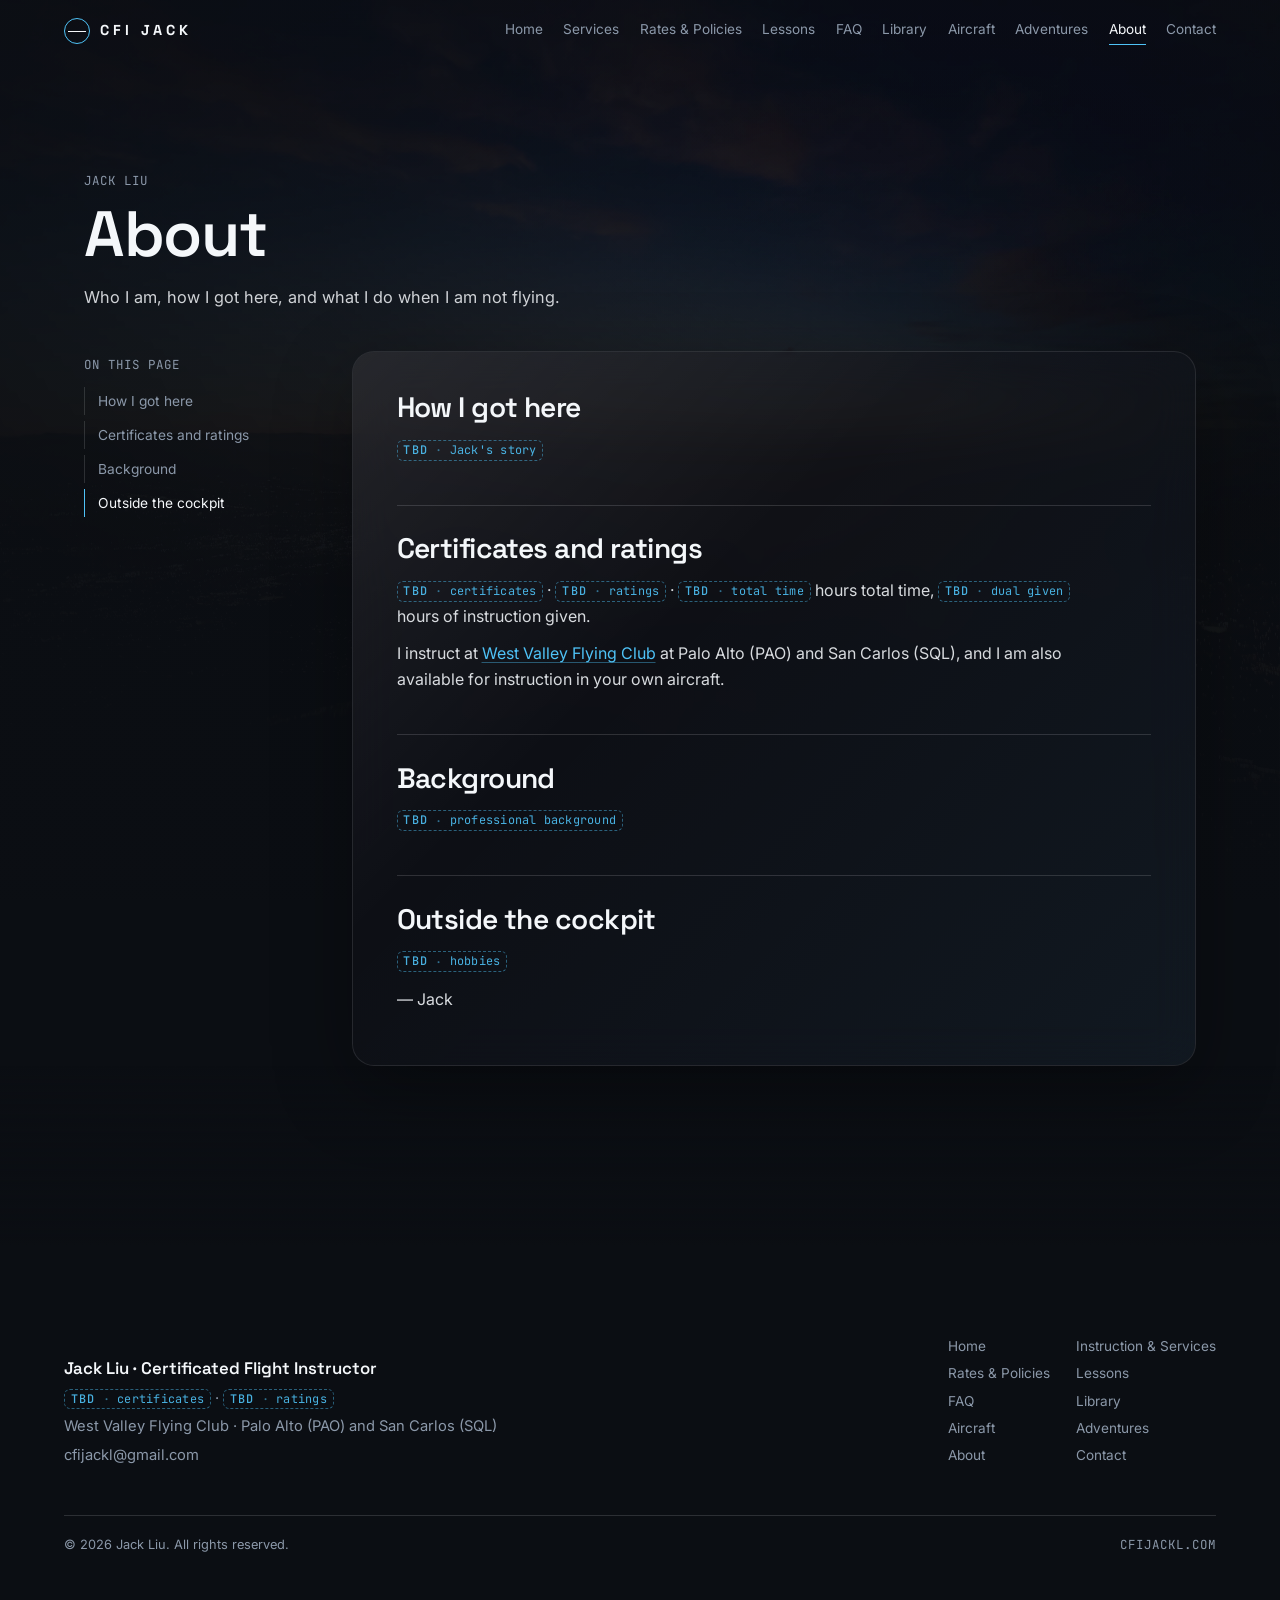
<file: about/index.html>
<!doctype html>
<html lang="en">
  <head>
    <!-- generated by scripts/gen-pages.mjs from content/ — edit the markdown, not this file -->
    <meta charset="UTF-8" />
    <meta name="viewport" content="width=device-width, initial-scale=1.0" />
    <title>About · Jack Liu, CFI</title>
    <meta name="description" content="Who I am, how I got here, and what I do when I am not flying." />
    <meta name="theme-color" content="#0B0E13" />
    <link rel="icon" href="data:image/svg+xml,%3Csvg xmlns='http://www.w3.org/2000/svg' viewBox='0 0 32 32'%3E%3Crect width='32' height='32' rx='7' fill='%230B0E13'/%3E%3Ccircle cx='16' cy='16' r='9' fill='none' stroke='%234FC3F7' stroke-width='1.6'/%3E%3Cpath d='M6 16h20' stroke='%23F4F7FA' stroke-width='1.6'/%3E%3C/svg%3E" />
    <link rel="preconnect" href="https://fonts.googleapis.com" />
    <link rel="preconnect" href="https://fonts.gstatic.com" crossorigin />
    <link href="https://fonts.googleapis.com/css2?family=Space+Grotesk:wght@400;500;600;700&family=Inter:wght@400;500;600&family=JetBrains+Mono:wght@400;500&display=swap" rel="stylesheet" />
    <script type="module" crossorigin src="../assets/nav-DBJWVZeQ.js"></script>
    <script type="module" crossorigin src="../assets/page-DE21d_h9.js"></script>
    <link rel="stylesheet" crossorigin href="../assets/nav-D56cv4-i.css">
    <link rel="stylesheet" crossorigin href="../assets/page-Bg2IWgCu.css">
  </head>
  <body class="page">
    <img class="page-bg" src="../img/page-bg.jpg" alt="" aria-hidden="true" />
    <div class="bg-tint" aria-hidden="true"></div>

    <header class="nav" id="nav">
      <a href="../" class="nav__logo" aria-label="CFI JACK — home"><span class="nav__horizon"></span>CFI JACK</a>
      <nav class="nav__links" aria-label="Pages">
          <a href="../">Home</a>
          <a href="../instruction-services/">Services</a>
          <a href="../rates-policies/">Rates &amp; Policies</a>
          <a href="../lessons/">Lessons</a>
          <a href="../faq/">FAQ</a>
          <a href="../library/">Library</a>
          <a href="../aircraft/">Aircraft</a>
          <a href="../adventures/">Adventures</a>
          <a href="../about/" aria-current="page">About</a>
          <a href="../contact/">Contact</a>
      </nav>
      <button class="glass-btn nav__menu" id="menu-btn" type="button" aria-expanded="false" aria-controls="menu">Menu</button>
    </header>
    <div class="menu" id="menu" hidden>
      <nav class="menu__links" aria-label="Pages">
          <a href="../">Home</a>
          <a href="../instruction-services/">Instruction &amp; Services</a>
          <a href="../rates-policies/">Rates &amp; Policies</a>
          <a href="../lessons/">Lessons</a>
          <a href="../faq/">FAQ</a>
          <a href="../library/">Library</a>
          <a href="../aircraft/">Aircraft</a>
          <a href="../adventures/">Adventures</a>
          <a href="../about/" aria-current="page">About</a>
          <a href="../contact/">Contact</a>
      </nav>
    </div>

    <main id="page">
      <article class="doc doc--toc">
        <header class="doc__head">
          <p class="eyebrow mono">Jack Liu</p>
          <h1>About</h1>
          <p class="doc__lede">Who I am, how I got here, and what I do when I am not flying.</p>
        </header>
        <div class="doc__layout">
          <nav class="toc" aria-label="On this page">
            <p class="eyebrow mono">On this page</p>
            <a href="#how-i-got-here">How I got here</a>
            <a href="#certificates-and-ratings">Certificates and ratings</a>
            <a href="#background">Background</a>
            <a href="#outside-the-cockpit">Outside the cockpit</a>
          </nav>
          <div class="prose glass">
<h2 id="how-i-got-here">How I got here</h2>
<p><span class="tbd" title="Pending from Jack"><b>TBD</b><span>Jack&#39;s story</span></span></p>
<h2 id="certificates-and-ratings">Certificates and ratings</h2>
<p><span class="tbd" title="Pending from Jack"><b>TBD</b><span>certificates</span></span> · <span class="tbd" title="Pending from Jack"><b>TBD</b><span>ratings</span></span> · <span class="tbd" title="Pending from Jack"><b>TBD</b><span>total time</span></span> hours total time, <span class="tbd" title="Pending from Jack"><b>TBD</b><span>dual given</span></span> hours of instruction given.</p>
<p>I instruct at <a href="https://wvfc.org" target="_blank" rel="noopener">West Valley Flying Club</a> at Palo Alto (PAO) and San Carlos (SQL), and I am also available for instruction in your own aircraft.</p>
<h2 id="background">Background</h2>
<p><span class="tbd" title="Pending from Jack"><b>TBD</b><span>professional background</span></span></p>
<h2 id="outside-the-cockpit">Outside the cockpit</h2>
<p><span class="tbd" title="Pending from Jack"><b>TBD</b><span>hobbies</span></span></p>
<p>— Jack</p>

          </div>
        </div>
      </article>
    </main>

    <footer class="footer footer--page">
      <div class="footer__grid">
        <div class="sig">
          <p class="sig__line sig__name">Jack Liu · Certificated Flight Instructor</p>
          <p class="sig__line"><span class="tbd" title="Pending from Jack"><b>TBD</b><span>certificates</span></span> · <span class="tbd" title="Pending from Jack"><b>TBD</b><span>ratings</span></span></p>
          <p class="sig__line">West Valley Flying Club · Palo Alto (PAO) and San Carlos (SQL)</p>
          <p class="sig__line"><a data-mailto data-email></a> <span data-phone hidden></span></p>
        </div>
        <nav class="footer__links" aria-label="Footer">
          <a href="../">Home</a>
          <a href="../instruction-services/">Instruction &amp; Services</a>
          <a href="../rates-policies/">Rates &amp; Policies</a>
          <a href="../lessons/">Lessons</a>
          <a href="../faq/">FAQ</a>
          <a href="../library/">Library</a>
          <a href="../aircraft/">Aircraft</a>
          <a href="../adventures/">Adventures</a>
          <a href="../about/">About</a>
          <a href="../contact/">Contact</a>
        </nav>
      </div>
      <div class="footer__line">
        <span>© <span data-year></span> Jack Liu. All rights reserved.</span>
        <span class="mono">cfijackl.com</span>
      </div>
    </footer>

  </body>
</html>
</file>
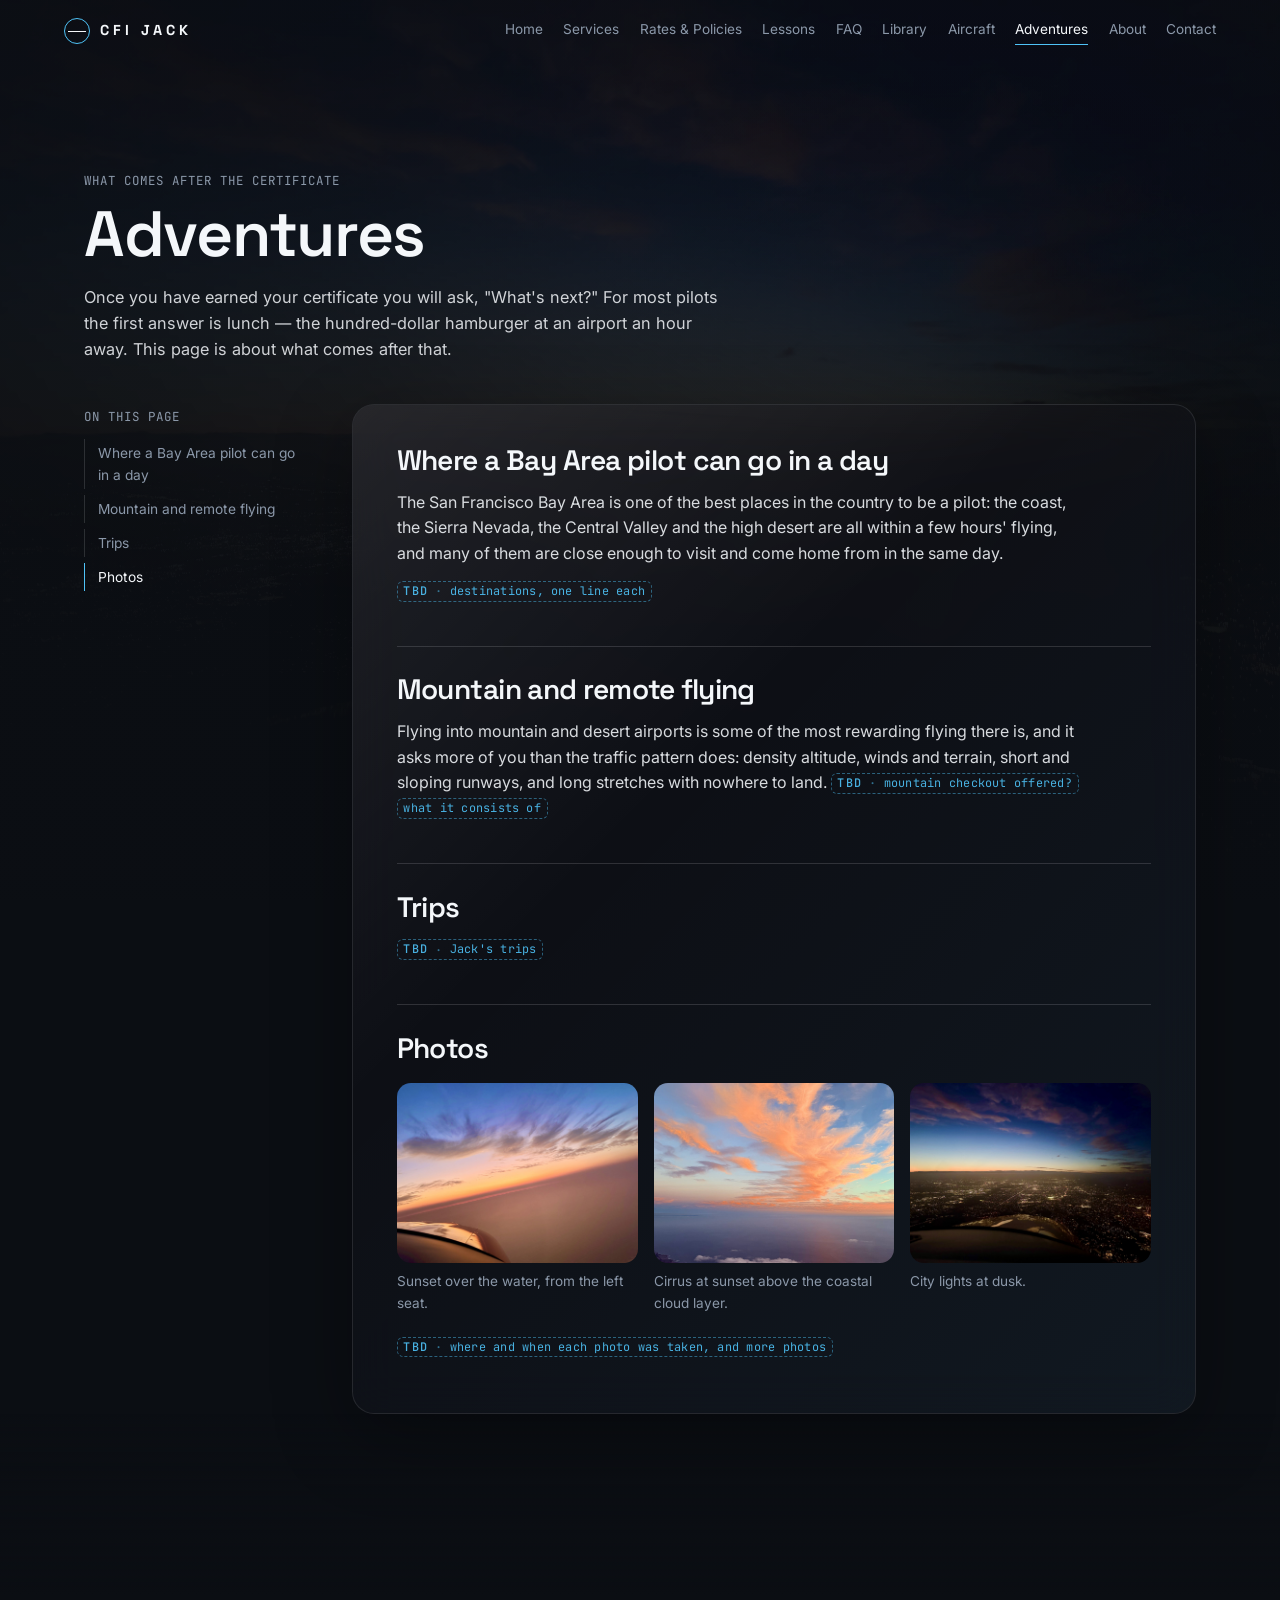
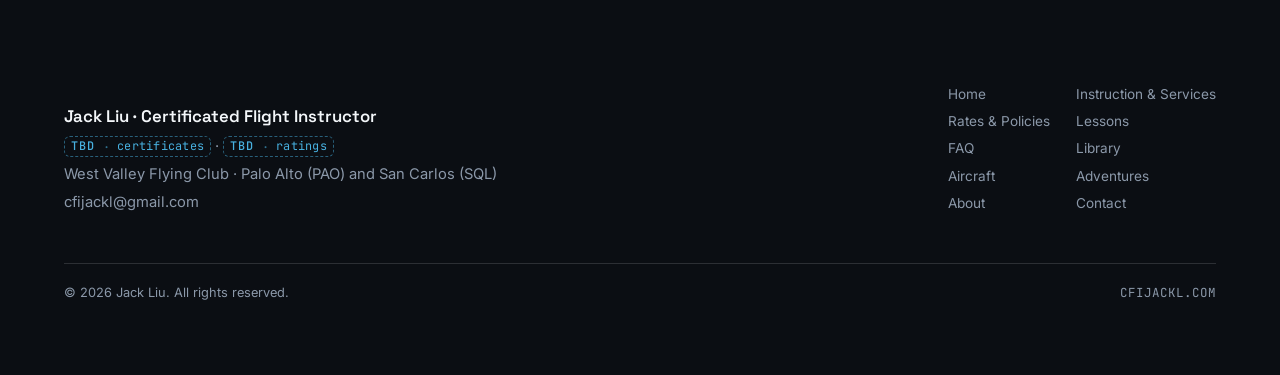
<file: adventures/index.html>
<!doctype html>
<html lang="en">
  <head>
    <!-- generated by scripts/gen-pages.mjs from content/ — edit the markdown, not this file -->
    <meta charset="UTF-8" />
    <meta name="viewport" content="width=device-width, initial-scale=1.0" />
    <title>Adventures · Jack Liu, CFI</title>
    <meta name="description" content="Once you have earned your certificate you will ask, &quot;What's next?&quot; For most pilots the first answer is lunch — the hundred-dollar hamburger at an airport a" />
    <meta name="theme-color" content="#0B0E13" />
    <link rel="icon" href="data:image/svg+xml,%3Csvg xmlns='http://www.w3.org/2000/svg' viewBox='0 0 32 32'%3E%3Crect width='32' height='32' rx='7' fill='%230B0E13'/%3E%3Ccircle cx='16' cy='16' r='9' fill='none' stroke='%234FC3F7' stroke-width='1.6'/%3E%3Cpath d='M6 16h20' stroke='%23F4F7FA' stroke-width='1.6'/%3E%3C/svg%3E" />
    <link rel="preconnect" href="https://fonts.googleapis.com" />
    <link rel="preconnect" href="https://fonts.gstatic.com" crossorigin />
    <link href="https://fonts.googleapis.com/css2?family=Space+Grotesk:wght@400;500;600;700&family=Inter:wght@400;500;600&family=JetBrains+Mono:wght@400;500&display=swap" rel="stylesheet" />
    <script type="module" crossorigin src="../assets/nav-DBJWVZeQ.js"></script>
    <script type="module" crossorigin src="../assets/page-DE21d_h9.js"></script>
    <link rel="stylesheet" crossorigin href="../assets/nav-D56cv4-i.css">
    <link rel="stylesheet" crossorigin href="../assets/page-Bg2IWgCu.css">
  </head>
  <body class="page">
    <img class="page-bg" src="../img/page-bg.jpg" alt="" aria-hidden="true" />
    <div class="bg-tint" aria-hidden="true"></div>

    <header class="nav" id="nav">
      <a href="../" class="nav__logo" aria-label="CFI JACK — home"><span class="nav__horizon"></span>CFI JACK</a>
      <nav class="nav__links" aria-label="Pages">
          <a href="../">Home</a>
          <a href="../instruction-services/">Services</a>
          <a href="../rates-policies/">Rates &amp; Policies</a>
          <a href="../lessons/">Lessons</a>
          <a href="../faq/">FAQ</a>
          <a href="../library/">Library</a>
          <a href="../aircraft/">Aircraft</a>
          <a href="../adventures/" aria-current="page">Adventures</a>
          <a href="../about/">About</a>
          <a href="../contact/">Contact</a>
      </nav>
      <button class="glass-btn nav__menu" id="menu-btn" type="button" aria-expanded="false" aria-controls="menu">Menu</button>
    </header>
    <div class="menu" id="menu" hidden>
      <nav class="menu__links" aria-label="Pages">
          <a href="../">Home</a>
          <a href="../instruction-services/">Instruction &amp; Services</a>
          <a href="../rates-policies/">Rates &amp; Policies</a>
          <a href="../lessons/">Lessons</a>
          <a href="../faq/">FAQ</a>
          <a href="../library/">Library</a>
          <a href="../aircraft/">Aircraft</a>
          <a href="../adventures/" aria-current="page">Adventures</a>
          <a href="../about/">About</a>
          <a href="../contact/">Contact</a>
      </nav>
    </div>

    <main id="page">
      <article class="doc doc--toc">
        <header class="doc__head">
          <p class="eyebrow mono">What comes after the certificate</p>
          <h1>Adventures</h1>
          <p class="doc__lede">Once you have earned your certificate you will ask, "What's next?" For most pilots the first answer is lunch — the hundred-dollar hamburger at an airport an hour away. This page is about what comes after that.</p>
        </header>
        <div class="doc__layout">
          <nav class="toc" aria-label="On this page">
            <p class="eyebrow mono">On this page</p>
            <a href="#where-a-bay-area-pilot-can-go-in-a-day">Where a Bay Area pilot can go in a day</a>
            <a href="#mountain-and-remote-flying">Mountain and remote flying</a>
            <a href="#trips">Trips</a>
            <a href="#photos">Photos</a>
          </nav>
          <div class="prose glass">
<!--
  To add photos: put the files in website/public/img/adventures/ and reference them as
  ../img/adventures/<file>.jpg — wrap several in <div class="photos"> … </div> for a grid.
-->

<h2 id="where-a-bay-area-pilot-can-go-in-a-day">Where a Bay Area pilot can go in a day</h2>
<p>The San Francisco Bay Area is one of the best places in the country to be a pilot: the coast, the Sierra Nevada, the Central Valley and the high desert are all within a few hours&#39; flying, and many of them are close enough to visit and come home from in the same day.</p>
<p><span class="tbd" title="Pending from Jack"><b>TBD</b><span>destinations, one line each</span></span></p>
<h2 id="mountain-and-remote-flying">Mountain and remote flying</h2>
<p>Flying into mountain and desert airports is some of the most rewarding flying there is, and it asks more of you than the traffic pattern does: density altitude, winds and terrain, short and sloping runways, and long stretches with nowhere to land. <span class="tbd" title="Pending from Jack"><b>TBD</b><span>mountain checkout offered? what it consists of</span></span></p>
<h2 id="trips">Trips</h2>
<p><span class="tbd" title="Pending from Jack"><b>TBD</b><span>Jack&#39;s trips</span></span></p>
<h2 id="photos">Photos</h2>
<div class="photos">
  <figure><img src="../img/adventures/sunset-horizon.jpg" alt="Sunset over the water from the left seat, the cowling catching the last light" loading="lazy" /><figcaption>Sunset over the water, from the left seat.</figcaption></figure>
  <figure><img src="../img/adventures/sunset-cirrus.jpg" alt="Orange cirrus at sunset above a cloud layer along the coast" loading="lazy" /><figcaption>Cirrus at sunset above the coastal cloud layer.</figcaption></figure>
  <figure><img src="../img/adventures/dusk-city-lights.jpg" alt="City lights spreading to the horizon at dusk, seen over the cowling" loading="lazy" /><figcaption>City lights at dusk.</figcaption></figure>
</div>

<p><span class="tbd" title="Pending from Jack"><b>TBD</b><span>where and when each photo was taken, and more photos</span></span></p>

          </div>
        </div>
      </article>
    </main>

    <footer class="footer footer--page">
      <div class="footer__grid">
        <div class="sig">
          <p class="sig__line sig__name">Jack Liu · Certificated Flight Instructor</p>
          <p class="sig__line"><span class="tbd" title="Pending from Jack"><b>TBD</b><span>certificates</span></span> · <span class="tbd" title="Pending from Jack"><b>TBD</b><span>ratings</span></span></p>
          <p class="sig__line">West Valley Flying Club · Palo Alto (PAO) and San Carlos (SQL)</p>
          <p class="sig__line"><a data-mailto data-email></a> <span data-phone hidden></span></p>
        </div>
        <nav class="footer__links" aria-label="Footer">
          <a href="../">Home</a>
          <a href="../instruction-services/">Instruction &amp; Services</a>
          <a href="../rates-policies/">Rates &amp; Policies</a>
          <a href="../lessons/">Lessons</a>
          <a href="../faq/">FAQ</a>
          <a href="../library/">Library</a>
          <a href="../aircraft/">Aircraft</a>
          <a href="../adventures/">Adventures</a>
          <a href="../about/">About</a>
          <a href="../contact/">Contact</a>
        </nav>
      </div>
      <div class="footer__line">
        <span>© <span data-year></span> Jack Liu. All rights reserved.</span>
        <span class="mono">cfijackl.com</span>
      </div>
    </footer>

  </body>
</html>
</file>
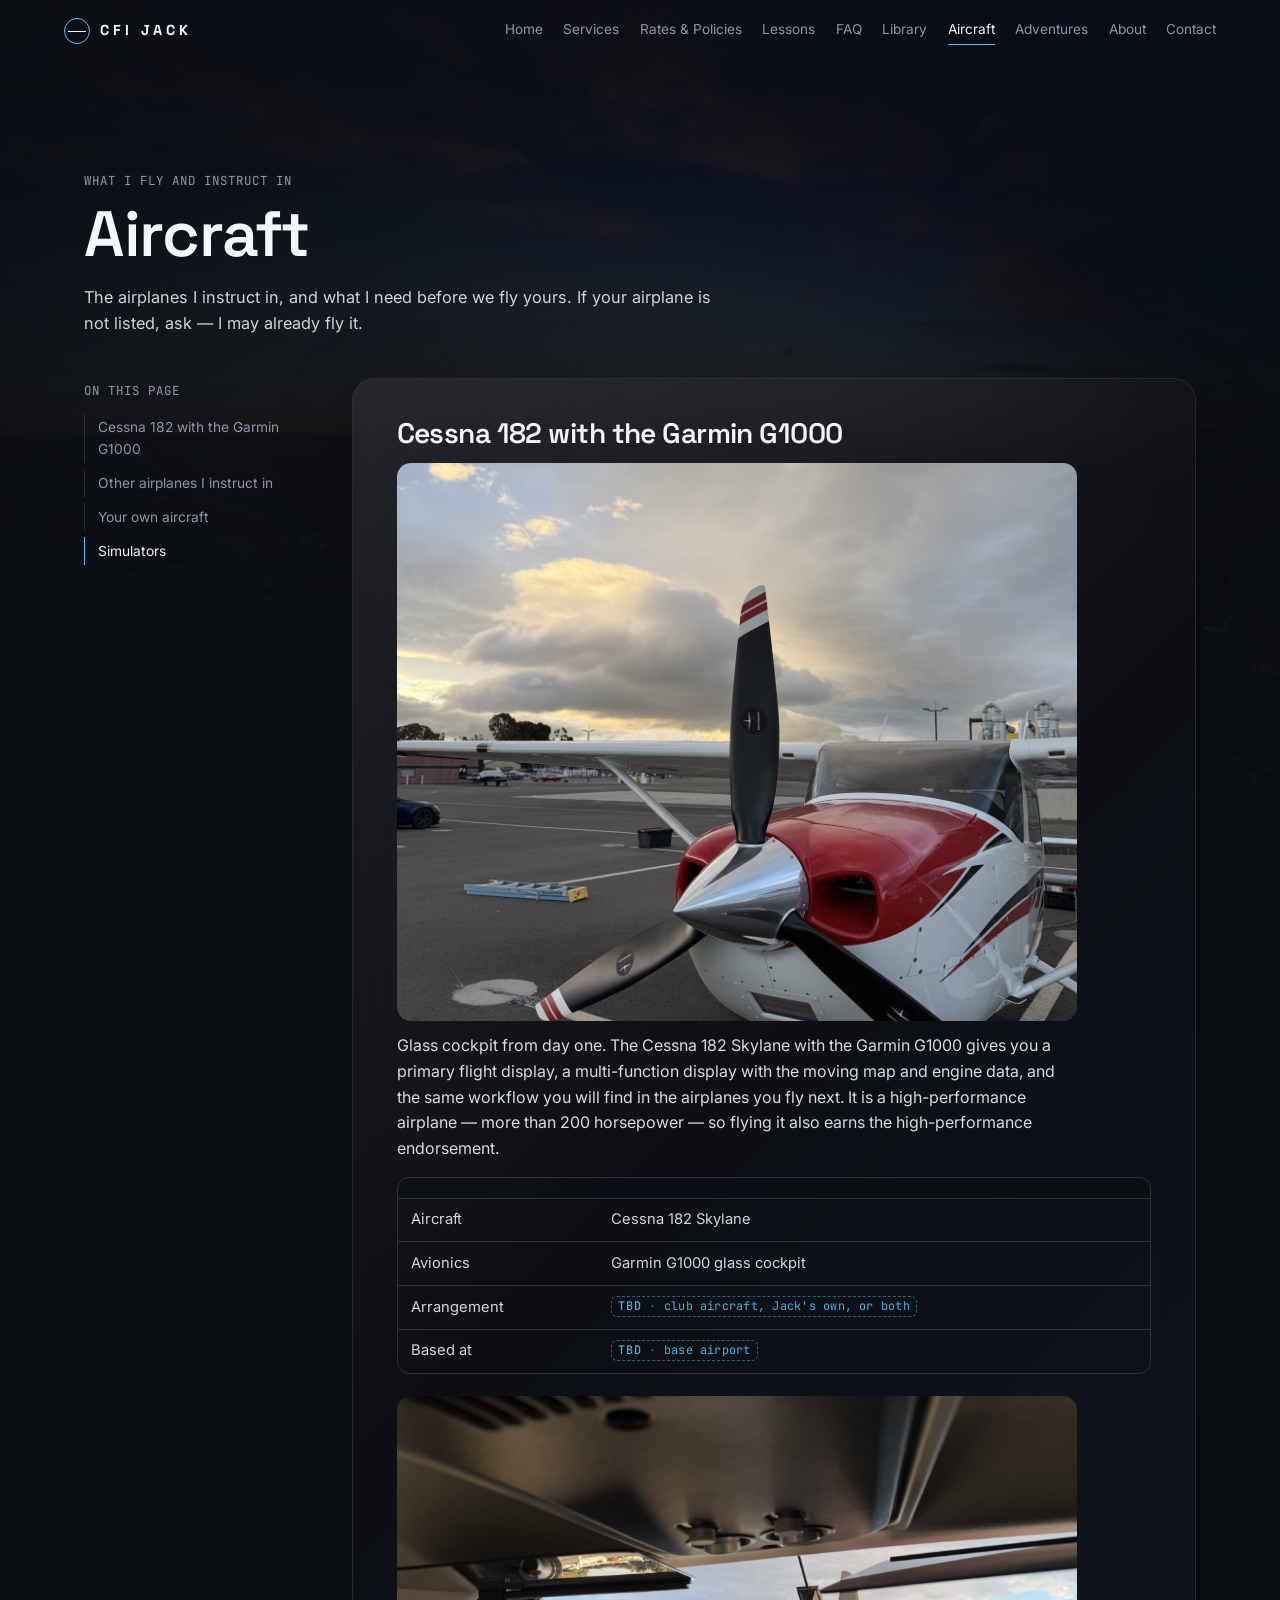
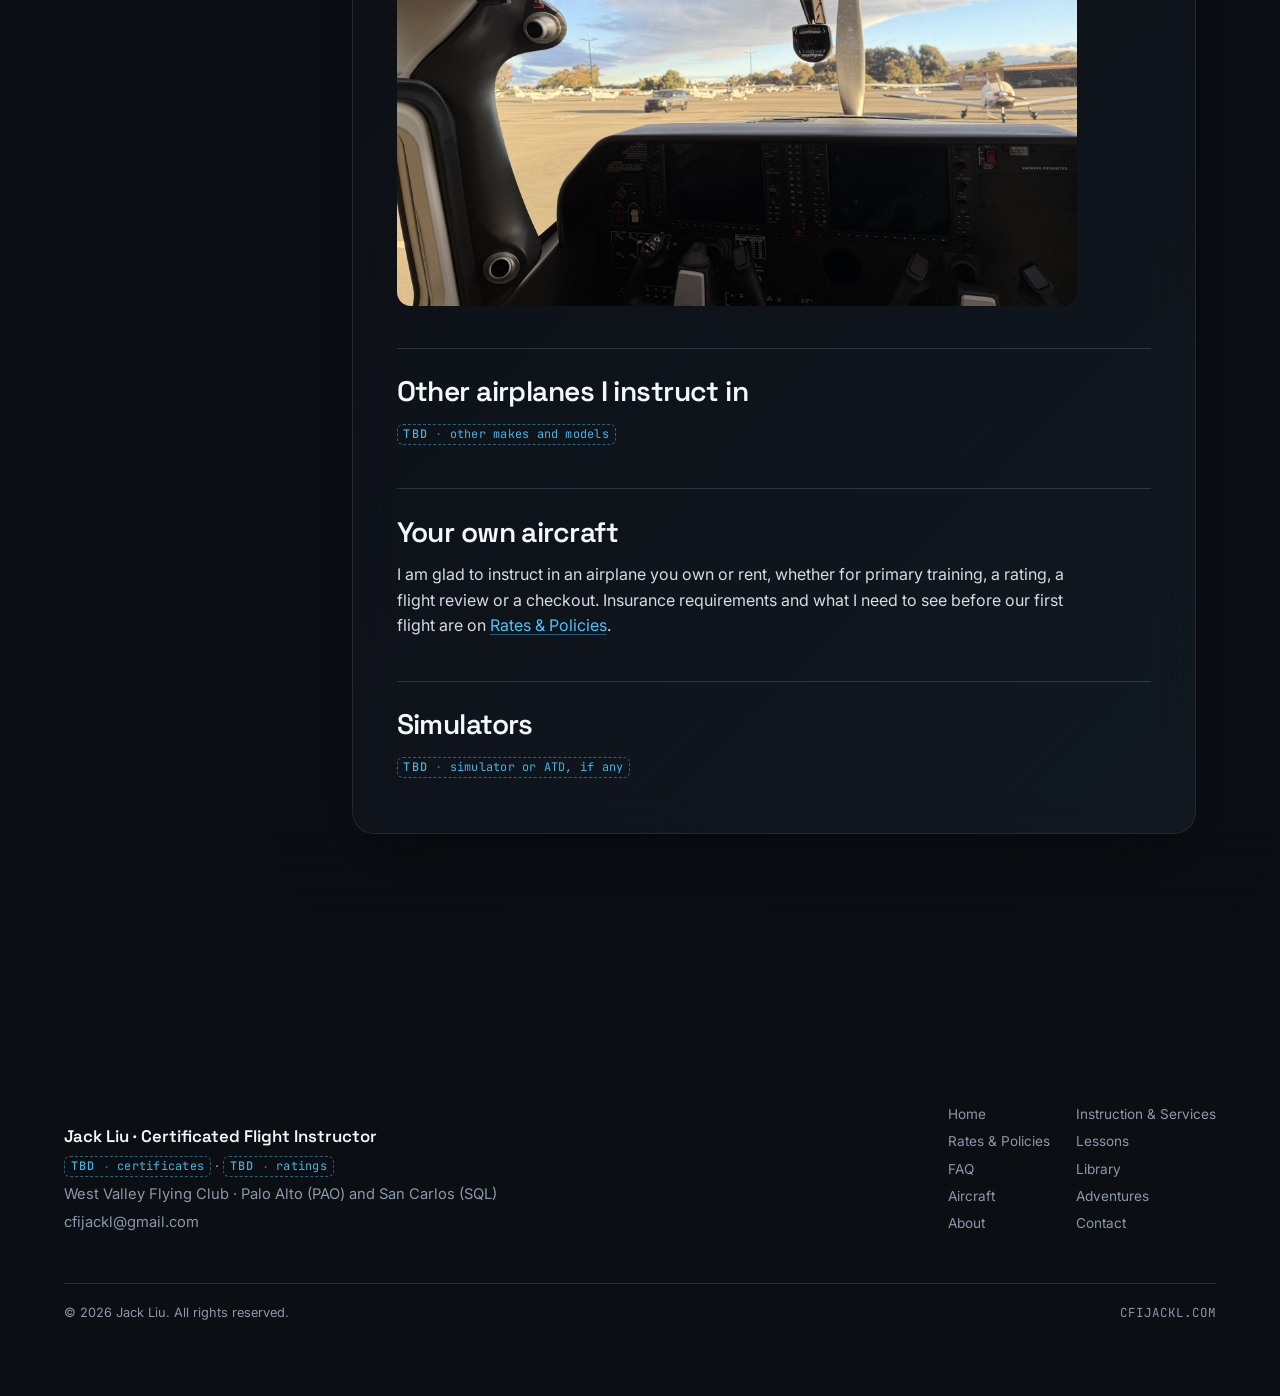
<file: aircraft/index.html>
<!doctype html>
<html lang="en">
  <head>
    <!-- generated by scripts/gen-pages.mjs from content/ — edit the markdown, not this file -->
    <meta charset="UTF-8" />
    <meta name="viewport" content="width=device-width, initial-scale=1.0" />
    <title>Aircraft · Jack Liu, CFI</title>
    <meta name="description" content="The airplanes I instruct in, and what I need before we fly yours. If your airplane is not listed, ask — I may already fly it." />
    <meta name="theme-color" content="#0B0E13" />
    <link rel="icon" href="data:image/svg+xml,%3Csvg xmlns='http://www.w3.org/2000/svg' viewBox='0 0 32 32'%3E%3Crect width='32' height='32' rx='7' fill='%230B0E13'/%3E%3Ccircle cx='16' cy='16' r='9' fill='none' stroke='%234FC3F7' stroke-width='1.6'/%3E%3Cpath d='M6 16h20' stroke='%23F4F7FA' stroke-width='1.6'/%3E%3C/svg%3E" />
    <link rel="preconnect" href="https://fonts.googleapis.com" />
    <link rel="preconnect" href="https://fonts.gstatic.com" crossorigin />
    <link href="https://fonts.googleapis.com/css2?family=Space+Grotesk:wght@400;500;600;700&family=Inter:wght@400;500;600&family=JetBrains+Mono:wght@400;500&display=swap" rel="stylesheet" />
    <script type="module" crossorigin src="../assets/nav-DBJWVZeQ.js"></script>
    <script type="module" crossorigin src="../assets/page-DE21d_h9.js"></script>
    <link rel="stylesheet" crossorigin href="../assets/nav-D56cv4-i.css">
    <link rel="stylesheet" crossorigin href="../assets/page-Bg2IWgCu.css">
  </head>
  <body class="page">
    <img class="page-bg" src="../img/page-bg.jpg" alt="" aria-hidden="true" />
    <div class="bg-tint" aria-hidden="true"></div>

    <header class="nav" id="nav">
      <a href="../" class="nav__logo" aria-label="CFI JACK — home"><span class="nav__horizon"></span>CFI JACK</a>
      <nav class="nav__links" aria-label="Pages">
          <a href="../">Home</a>
          <a href="../instruction-services/">Services</a>
          <a href="../rates-policies/">Rates &amp; Policies</a>
          <a href="../lessons/">Lessons</a>
          <a href="../faq/">FAQ</a>
          <a href="../library/">Library</a>
          <a href="../aircraft/" aria-current="page">Aircraft</a>
          <a href="../adventures/">Adventures</a>
          <a href="../about/">About</a>
          <a href="../contact/">Contact</a>
      </nav>
      <button class="glass-btn nav__menu" id="menu-btn" type="button" aria-expanded="false" aria-controls="menu">Menu</button>
    </header>
    <div class="menu" id="menu" hidden>
      <nav class="menu__links" aria-label="Pages">
          <a href="../">Home</a>
          <a href="../instruction-services/">Instruction &amp; Services</a>
          <a href="../rates-policies/">Rates &amp; Policies</a>
          <a href="../lessons/">Lessons</a>
          <a href="../faq/">FAQ</a>
          <a href="../library/">Library</a>
          <a href="../aircraft/" aria-current="page">Aircraft</a>
          <a href="../adventures/">Adventures</a>
          <a href="../about/">About</a>
          <a href="../contact/">Contact</a>
      </nav>
    </div>

    <main id="page">
      <article class="doc doc--toc">
        <header class="doc__head">
          <p class="eyebrow mono">What I fly and instruct in</p>
          <h1>Aircraft</h1>
          <p class="doc__lede">The airplanes I instruct in, and what I need before we fly yours. If your airplane is not listed, ask — I may already fly it.</p>
        </header>
        <div class="doc__layout">
          <nav class="toc" aria-label="On this page">
            <p class="eyebrow mono">On this page</p>
            <a href="#cessna-182-with-the-garmin-g1000">Cessna 182 with the Garmin G1000</a>
            <a href="#other-airplanes-i-instruct-in">Other airplanes I instruct in</a>
            <a href="#your-own-aircraft">Your own aircraft</a>
            <a href="#simulators">Simulators</a>
          </nav>
          <div class="prose glass">
<h2 id="cessna-182-with-the-garmin-g1000">Cessna 182 with the Garmin G1000</h2>
<p><img src="../img/aircraft-nose.jpg" alt="The Cessna 182 on the ramp at golden hour: three-blade propeller, red cowl, clouds behind"></p>
<p>Glass cockpit from day one. The Cessna 182 Skylane with the Garmin G1000 gives you a primary flight display, a multi-function display with the moving map and engine data, and the same workflow you will find in the airplanes you fly next. It is a high-performance airplane — more than 200 horsepower — so flying it also earns the high-performance endorsement.</p>
<div class="table-wrap"><table>
<thead>
<tr>
<th></th>
<th></th>
</tr>
</thead>
<tbody><tr>
<td>Aircraft</td>
<td>Cessna 182 Skylane</td>
</tr>
<tr>
<td>Avionics</td>
<td>Garmin G1000 glass cockpit</td>
</tr>
<tr>
<td>Arrangement</td>
<td><span class="tbd" title="Pending from Jack"><b>TBD</b><span>club aircraft, Jack&#39;s own, or both</span></span></td>
</tr>
<tr>
<td>Based at</td>
<td><span class="tbd" title="Pending from Jack"><b>TBD</b><span>base airport</span></span></td>
</tr>
</tbody></table></div>
<p><img src="../img/aircraft-cockpit.jpg" alt="From the left seat on the ramp: the G1000 panel, the propeller and the row of airplanes beyond the windshield"></p>
<h2 id="other-airplanes-i-instruct-in">Other airplanes I instruct in</h2>
<p><span class="tbd" title="Pending from Jack"><b>TBD</b><span>other makes and models</span></span></p>
<h2 id="your-own-aircraft">Your own aircraft</h2>
<p>I am glad to instruct in an airplane you own or rent, whether for primary training, a rating, a flight review or a checkout. Insurance requirements and what I need to see before our first flight are on <a href="../rates-policies/#your-own-aircraft-and-insurance">Rates &amp; Policies</a>.</p>
<h2 id="simulators">Simulators</h2>
<p><span class="tbd" title="Pending from Jack"><b>TBD</b><span>simulator or ATD, if any</span></span></p>

          </div>
        </div>
      </article>
    </main>

    <footer class="footer footer--page">
      <div class="footer__grid">
        <div class="sig">
          <p class="sig__line sig__name">Jack Liu · Certificated Flight Instructor</p>
          <p class="sig__line"><span class="tbd" title="Pending from Jack"><b>TBD</b><span>certificates</span></span> · <span class="tbd" title="Pending from Jack"><b>TBD</b><span>ratings</span></span></p>
          <p class="sig__line">West Valley Flying Club · Palo Alto (PAO) and San Carlos (SQL)</p>
          <p class="sig__line"><a data-mailto data-email></a> <span data-phone hidden></span></p>
        </div>
        <nav class="footer__links" aria-label="Footer">
          <a href="../">Home</a>
          <a href="../instruction-services/">Instruction &amp; Services</a>
          <a href="../rates-policies/">Rates &amp; Policies</a>
          <a href="../lessons/">Lessons</a>
          <a href="../faq/">FAQ</a>
          <a href="../library/">Library</a>
          <a href="../aircraft/">Aircraft</a>
          <a href="../adventures/">Adventures</a>
          <a href="../about/">About</a>
          <a href="../contact/">Contact</a>
        </nav>
      </div>
      <div class="footer__line">
        <span>© <span data-year></span> Jack Liu. All rights reserved.</span>
        <span class="mono">cfijackl.com</span>
      </div>
    </footer>

  </body>
</html>
</file>
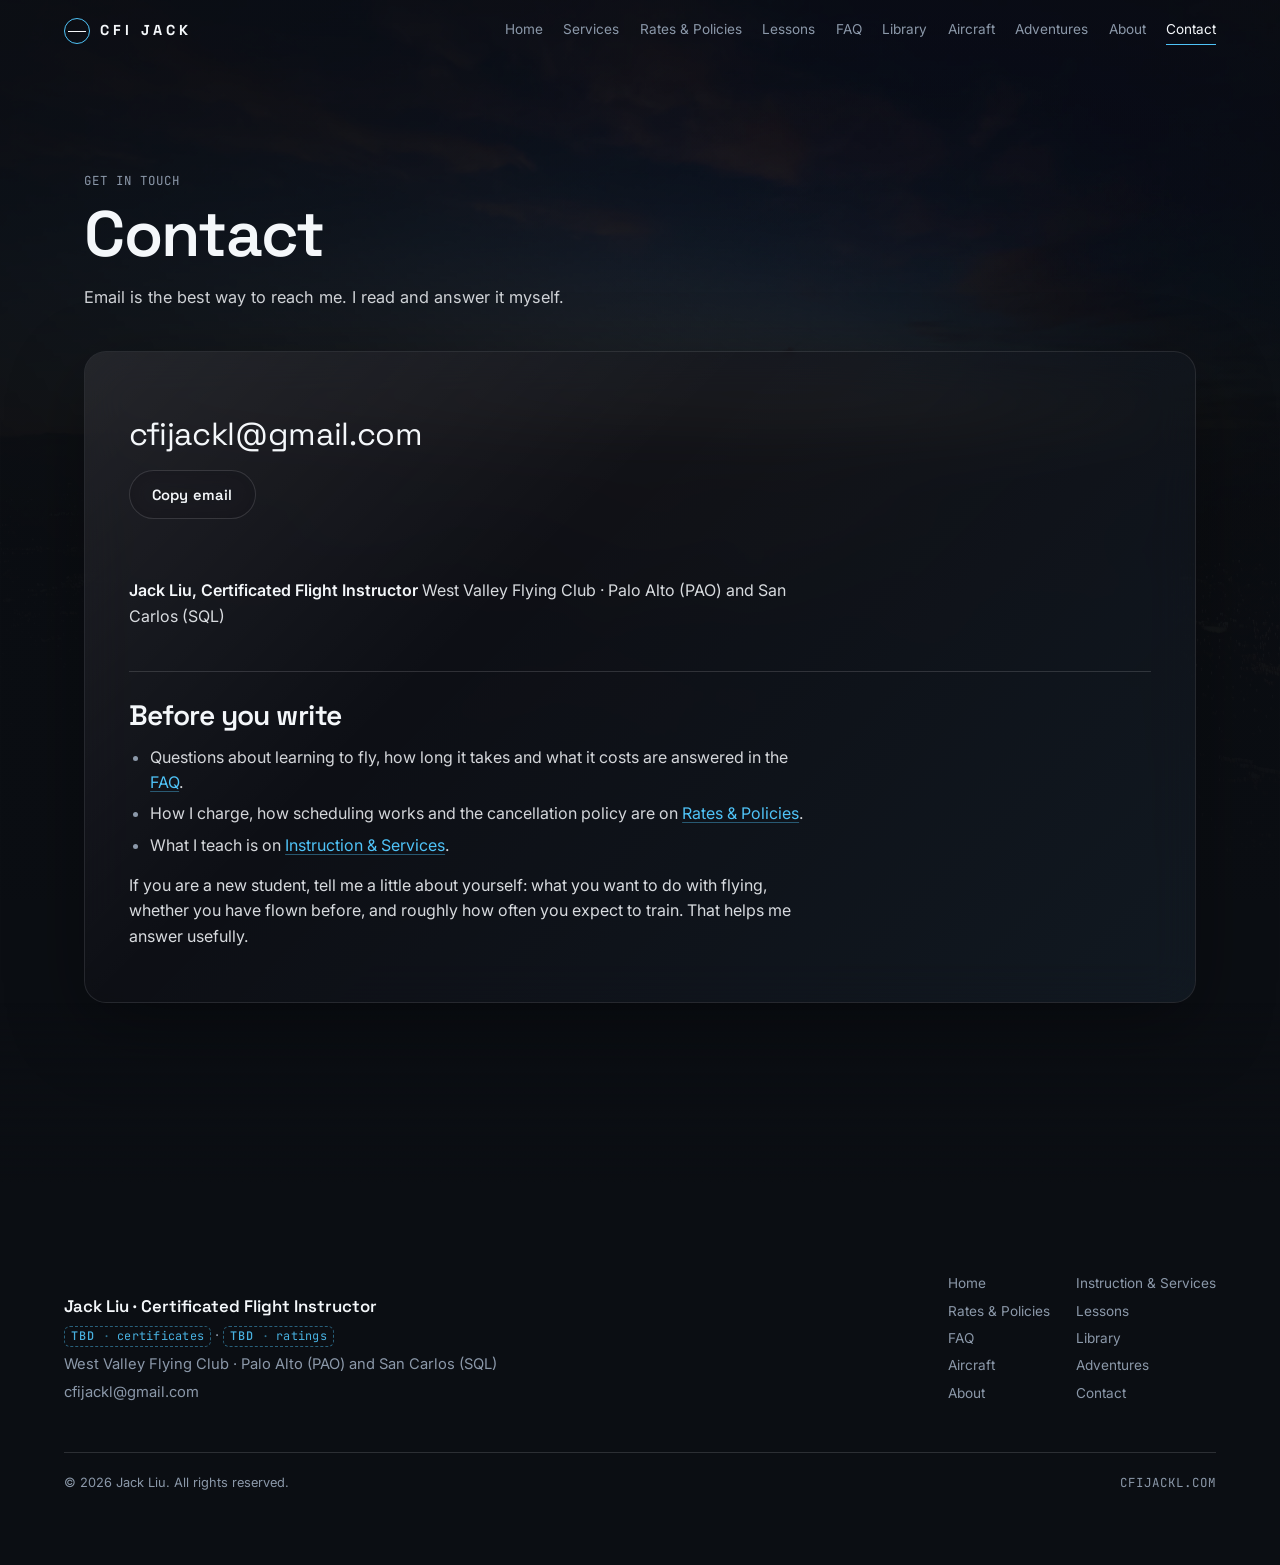
<file: contact/index.html>
<!doctype html>
<html lang="en">
  <head>
    <!-- generated by scripts/gen-pages.mjs from content/ — edit the markdown, not this file -->
    <meta charset="UTF-8" />
    <meta name="viewport" content="width=device-width, initial-scale=1.0" />
    <title>Contact · Jack Liu, CFI</title>
    <meta name="description" content="Email is the best way to reach me. I read and answer it myself." />
    <meta name="theme-color" content="#0B0E13" />
    <link rel="icon" href="data:image/svg+xml,%3Csvg xmlns='http://www.w3.org/2000/svg' viewBox='0 0 32 32'%3E%3Crect width='32' height='32' rx='7' fill='%230B0E13'/%3E%3Ccircle cx='16' cy='16' r='9' fill='none' stroke='%234FC3F7' stroke-width='1.6'/%3E%3Cpath d='M6 16h20' stroke='%23F4F7FA' stroke-width='1.6'/%3E%3C/svg%3E" />
    <link rel="preconnect" href="https://fonts.googleapis.com" />
    <link rel="preconnect" href="https://fonts.gstatic.com" crossorigin />
    <link href="https://fonts.googleapis.com/css2?family=Space+Grotesk:wght@400;500;600;700&family=Inter:wght@400;500;600&family=JetBrains+Mono:wght@400;500&display=swap" rel="stylesheet" />
    <script type="module" crossorigin src="../assets/nav-DBJWVZeQ.js"></script>
    <script type="module" crossorigin src="../assets/page-DE21d_h9.js"></script>
    <link rel="stylesheet" crossorigin href="../assets/nav-D56cv4-i.css">
    <link rel="stylesheet" crossorigin href="../assets/page-Bg2IWgCu.css">
  </head>
  <body class="page">
    <img class="page-bg" src="../img/page-bg.jpg" alt="" aria-hidden="true" />
    <div class="bg-tint" aria-hidden="true"></div>

    <header class="nav" id="nav">
      <a href="../" class="nav__logo" aria-label="CFI JACK — home"><span class="nav__horizon"></span>CFI JACK</a>
      <nav class="nav__links" aria-label="Pages">
          <a href="../">Home</a>
          <a href="../instruction-services/">Services</a>
          <a href="../rates-policies/">Rates &amp; Policies</a>
          <a href="../lessons/">Lessons</a>
          <a href="../faq/">FAQ</a>
          <a href="../library/">Library</a>
          <a href="../aircraft/">Aircraft</a>
          <a href="../adventures/">Adventures</a>
          <a href="../about/">About</a>
          <a href="../contact/" aria-current="page">Contact</a>
      </nav>
      <button class="glass-btn nav__menu" id="menu-btn" type="button" aria-expanded="false" aria-controls="menu">Menu</button>
    </header>
    <div class="menu" id="menu" hidden>
      <nav class="menu__links" aria-label="Pages">
          <a href="../">Home</a>
          <a href="../instruction-services/">Instruction &amp; Services</a>
          <a href="../rates-policies/">Rates &amp; Policies</a>
          <a href="../lessons/">Lessons</a>
          <a href="../faq/">FAQ</a>
          <a href="../library/">Library</a>
          <a href="../aircraft/">Aircraft</a>
          <a href="../adventures/">Adventures</a>
          <a href="../about/">About</a>
          <a href="../contact/" aria-current="page">Contact</a>
      </nav>
    </div>

    <main id="page">
      <article class="doc">
        <header class="doc__head">
          <p class="eyebrow mono">Get in touch</p>
          <h1>Contact</h1>
          <p class="doc__lede">Email is the best way to reach me. I read and answer it myself.</p>
        </header>
        <div class="doc__layout">
          
          <div class="prose glass">
<div class="contact-card">
  <a class="email" data-mailto data-email></a>
  <button class="glass-btn" type="button" data-copy-email>Copy email</button>
  <p><span data-phone hidden></span></p>
</div>

<p><strong>Jack Liu, Certificated Flight Instructor</strong>
West Valley Flying Club · Palo Alto (PAO) and San Carlos (SQL)</p>
<h2 id="before-you-write">Before you write</h2>
<ul>
<li>Questions about learning to fly, how long it takes and what it costs are answered in the <a href="../faq/">FAQ</a>.</li>
<li>How I charge, how scheduling works and the cancellation policy are on <a href="../rates-policies/">Rates &amp; Policies</a>.</li>
<li>What I teach is on <a href="../instruction-services/">Instruction &amp; Services</a>.</li>
</ul>
<p>If you are a new student, tell me a little about yourself: what you want to do with flying, whether you have flown before, and roughly how often you expect to train. That helps me answer usefully.</p>

          </div>
        </div>
      </article>
    </main>

    <footer class="footer footer--page">
      <div class="footer__grid">
        <div class="sig">
          <p class="sig__line sig__name">Jack Liu · Certificated Flight Instructor</p>
          <p class="sig__line"><span class="tbd" title="Pending from Jack"><b>TBD</b><span>certificates</span></span> · <span class="tbd" title="Pending from Jack"><b>TBD</b><span>ratings</span></span></p>
          <p class="sig__line">West Valley Flying Club · Palo Alto (PAO) and San Carlos (SQL)</p>
          <p class="sig__line"><a data-mailto data-email></a> <span data-phone hidden></span></p>
        </div>
        <nav class="footer__links" aria-label="Footer">
          <a href="../">Home</a>
          <a href="../instruction-services/">Instruction &amp; Services</a>
          <a href="../rates-policies/">Rates &amp; Policies</a>
          <a href="../lessons/">Lessons</a>
          <a href="../faq/">FAQ</a>
          <a href="../library/">Library</a>
          <a href="../aircraft/">Aircraft</a>
          <a href="../adventures/">Adventures</a>
          <a href="../about/">About</a>
          <a href="../contact/">Contact</a>
        </nav>
      </div>
      <div class="footer__line">
        <span>© <span data-year></span> Jack Liu. All rights reserved.</span>
        <span class="mono">cfijackl.com</span>
      </div>
    </footer>

  </body>
</html>
</file>
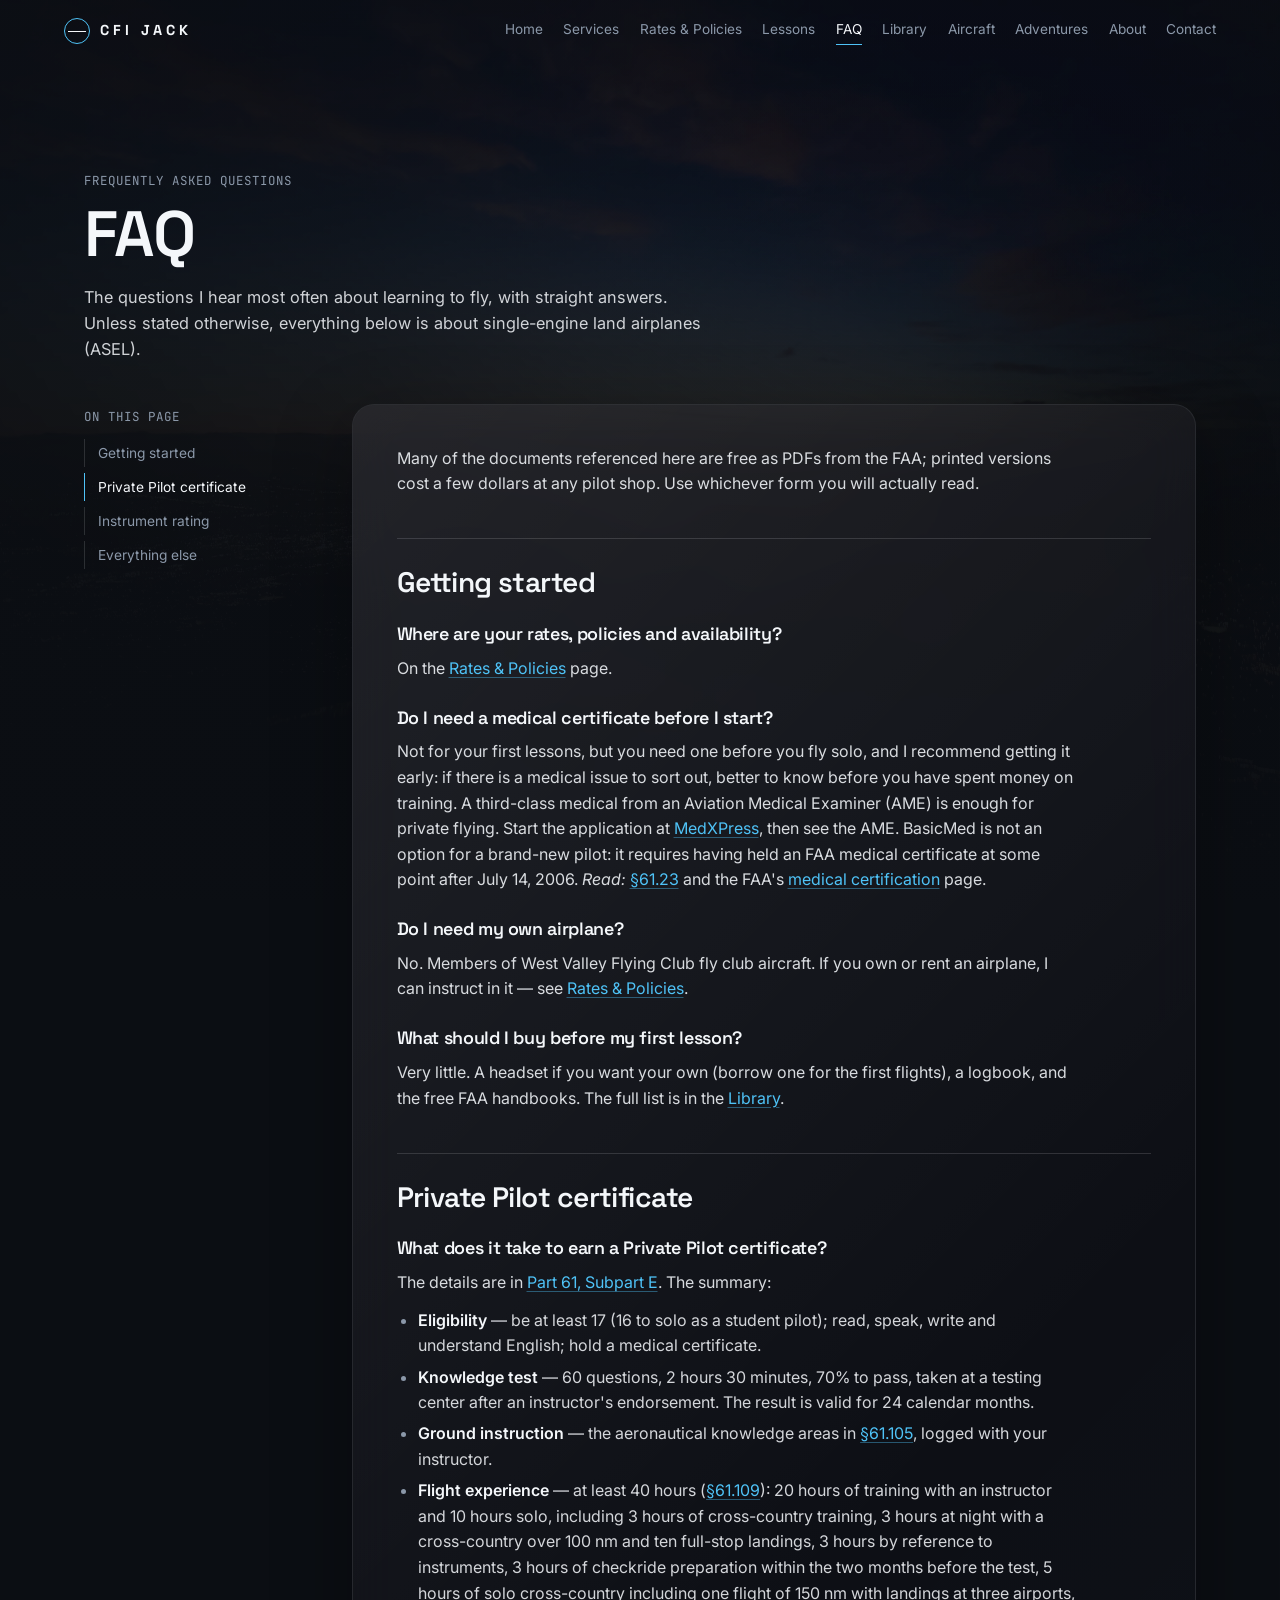
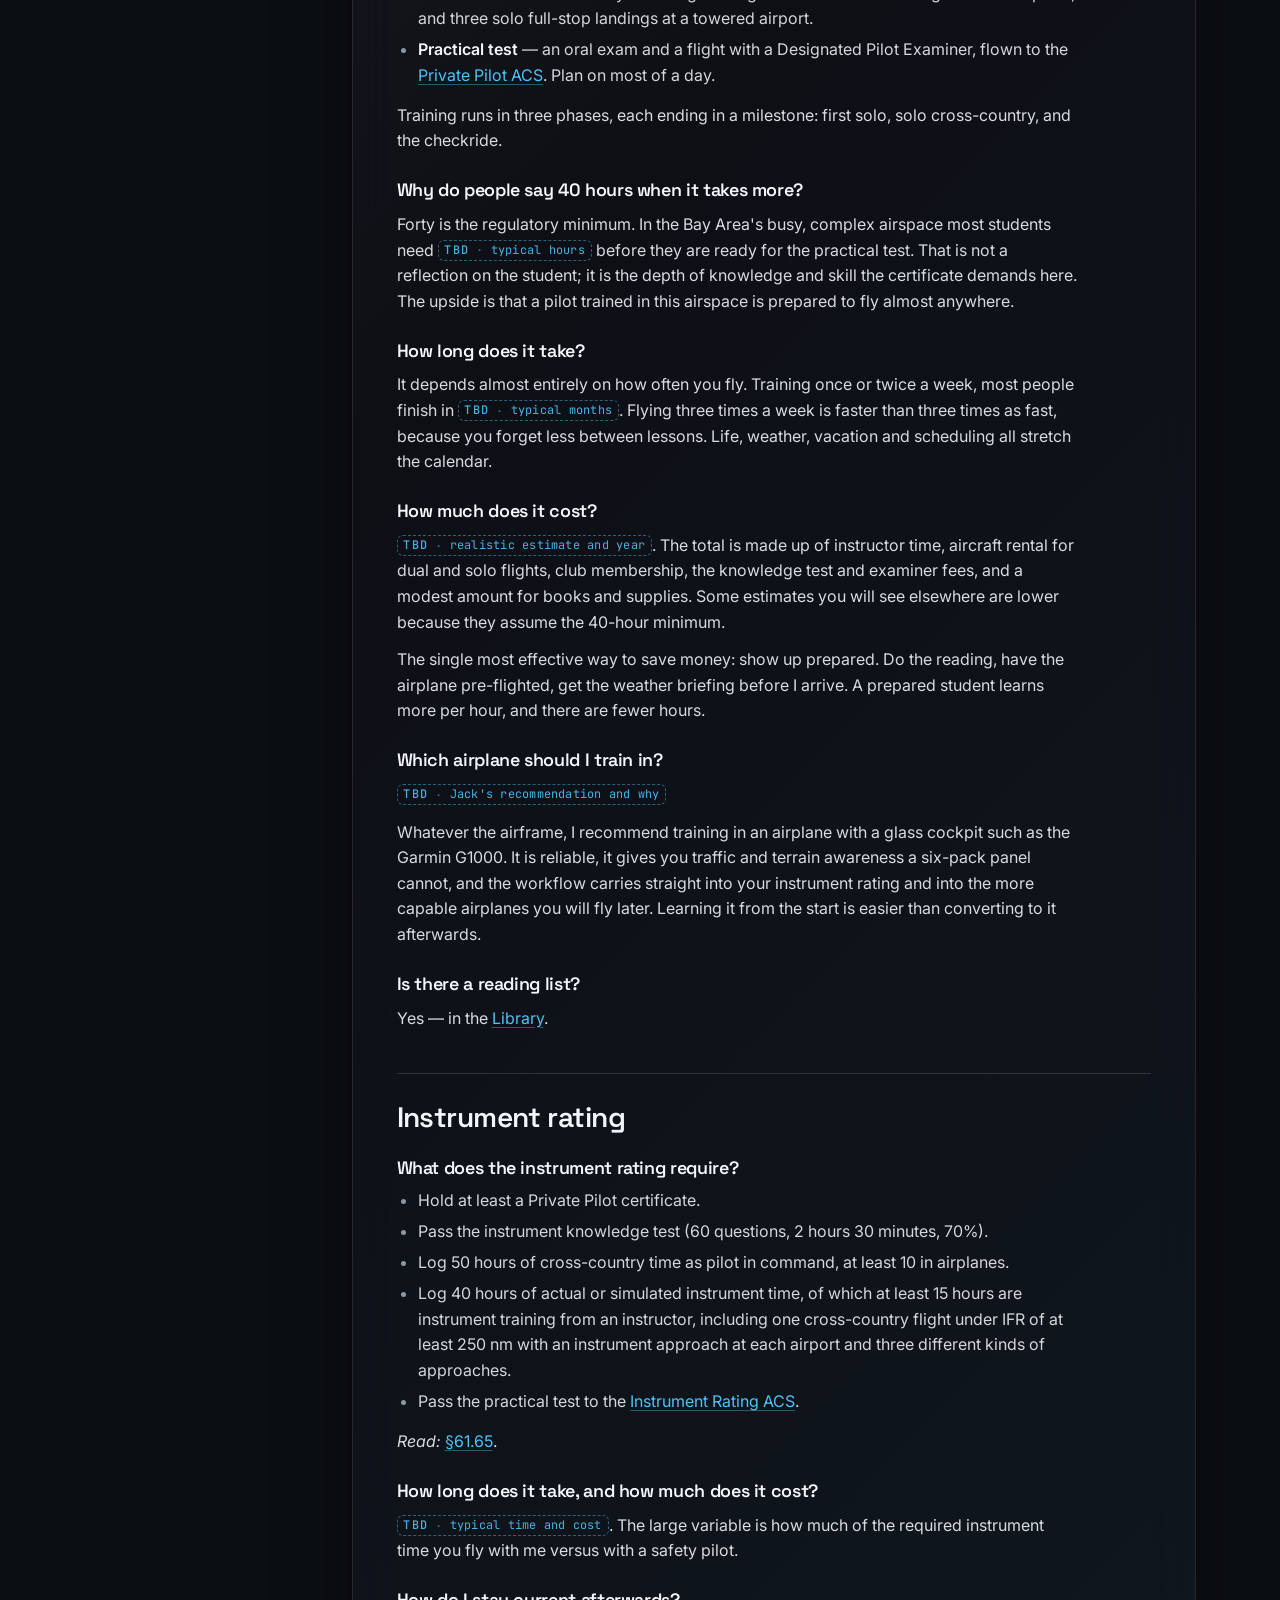
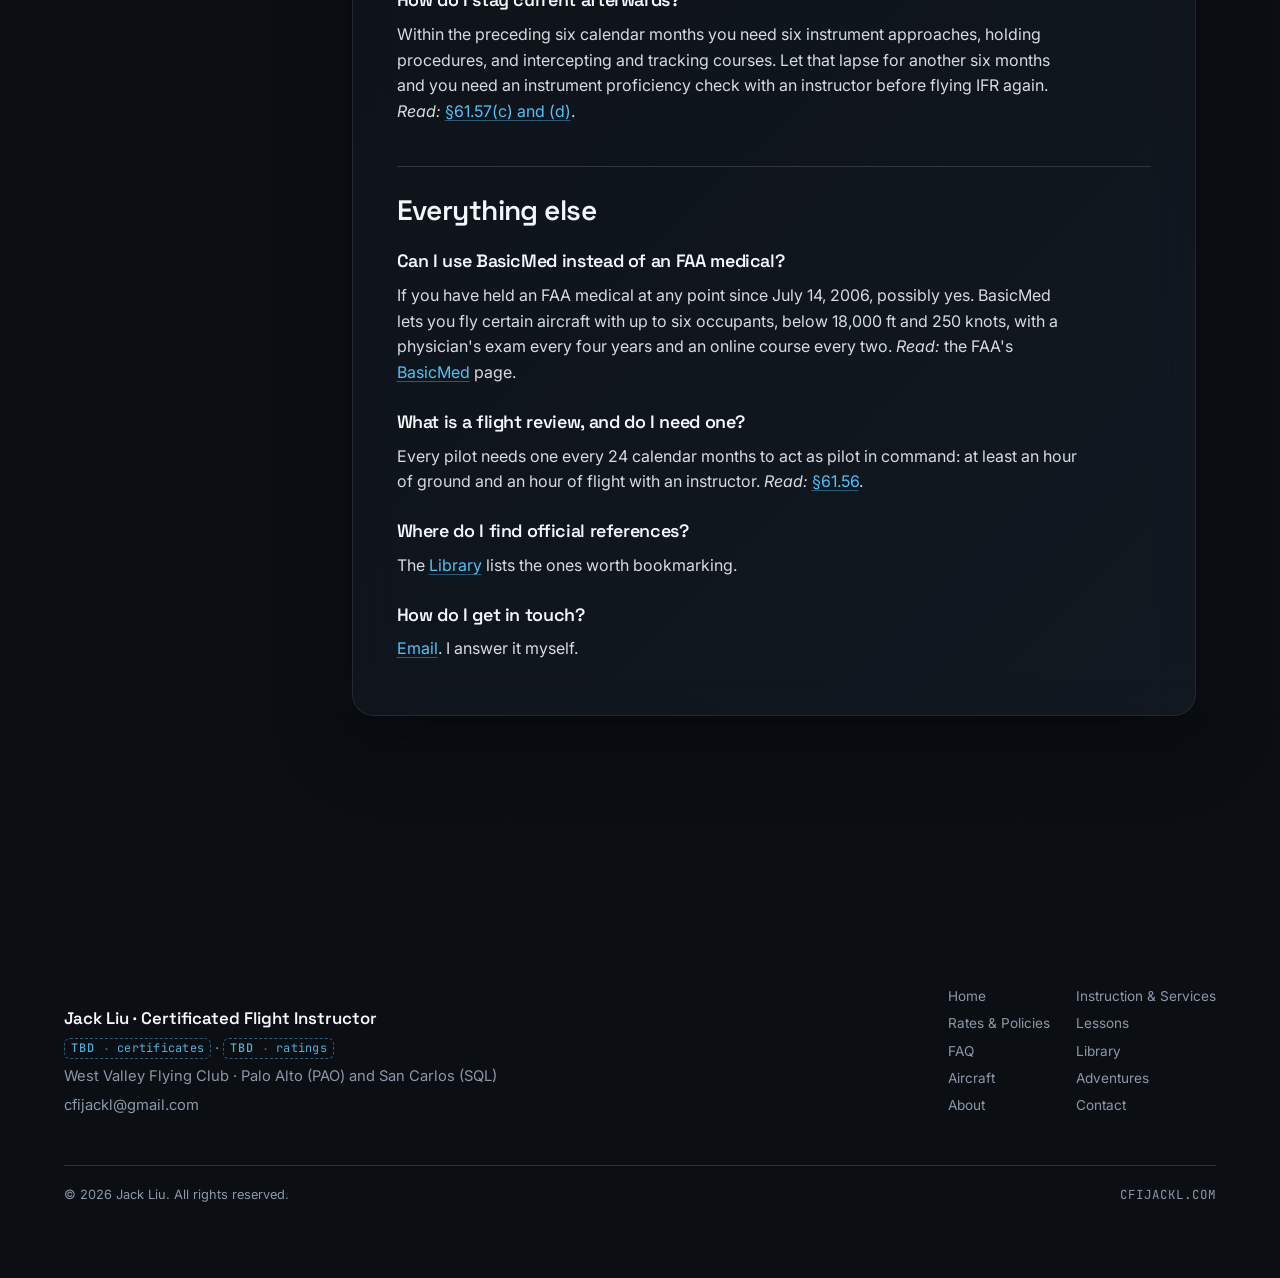
<file: faq/index.html>
<!doctype html>
<html lang="en">
  <head>
    <!-- generated by scripts/gen-pages.mjs from content/ — edit the markdown, not this file -->
    <meta charset="UTF-8" />
    <meta name="viewport" content="width=device-width, initial-scale=1.0" />
    <title>FAQ · Jack Liu, CFI</title>
    <meta name="description" content="The questions I hear most often about learning to fly, with straight answers. Unless stated otherwise, everything below is about single-engine land airplan" />
    <meta name="theme-color" content="#0B0E13" />
    <link rel="icon" href="data:image/svg+xml,%3Csvg xmlns='http://www.w3.org/2000/svg' viewBox='0 0 32 32'%3E%3Crect width='32' height='32' rx='7' fill='%230B0E13'/%3E%3Ccircle cx='16' cy='16' r='9' fill='none' stroke='%234FC3F7' stroke-width='1.6'/%3E%3Cpath d='M6 16h20' stroke='%23F4F7FA' stroke-width='1.6'/%3E%3C/svg%3E" />
    <link rel="preconnect" href="https://fonts.googleapis.com" />
    <link rel="preconnect" href="https://fonts.gstatic.com" crossorigin />
    <link href="https://fonts.googleapis.com/css2?family=Space+Grotesk:wght@400;500;600;700&family=Inter:wght@400;500;600&family=JetBrains+Mono:wght@400;500&display=swap" rel="stylesheet" />
    <script type="module" crossorigin src="../assets/nav-DBJWVZeQ.js"></script>
    <script type="module" crossorigin src="../assets/page-DE21d_h9.js"></script>
    <link rel="stylesheet" crossorigin href="../assets/nav-D56cv4-i.css">
    <link rel="stylesheet" crossorigin href="../assets/page-Bg2IWgCu.css">
  </head>
  <body class="page">
    <img class="page-bg" src="../img/page-bg.jpg" alt="" aria-hidden="true" />
    <div class="bg-tint" aria-hidden="true"></div>

    <header class="nav" id="nav">
      <a href="../" class="nav__logo" aria-label="CFI JACK — home"><span class="nav__horizon"></span>CFI JACK</a>
      <nav class="nav__links" aria-label="Pages">
          <a href="../">Home</a>
          <a href="../instruction-services/">Services</a>
          <a href="../rates-policies/">Rates &amp; Policies</a>
          <a href="../lessons/">Lessons</a>
          <a href="../faq/" aria-current="page">FAQ</a>
          <a href="../library/">Library</a>
          <a href="../aircraft/">Aircraft</a>
          <a href="../adventures/">Adventures</a>
          <a href="../about/">About</a>
          <a href="../contact/">Contact</a>
      </nav>
      <button class="glass-btn nav__menu" id="menu-btn" type="button" aria-expanded="false" aria-controls="menu">Menu</button>
    </header>
    <div class="menu" id="menu" hidden>
      <nav class="menu__links" aria-label="Pages">
          <a href="../">Home</a>
          <a href="../instruction-services/">Instruction &amp; Services</a>
          <a href="../rates-policies/">Rates &amp; Policies</a>
          <a href="../lessons/">Lessons</a>
          <a href="../faq/" aria-current="page">FAQ</a>
          <a href="../library/">Library</a>
          <a href="../aircraft/">Aircraft</a>
          <a href="../adventures/">Adventures</a>
          <a href="../about/">About</a>
          <a href="../contact/">Contact</a>
      </nav>
    </div>

    <main id="page">
      <article class="doc doc--toc">
        <header class="doc__head">
          <p class="eyebrow mono">Frequently asked questions</p>
          <h1>FAQ</h1>
          <p class="doc__lede">The questions I hear most often about learning to fly, with straight answers. Unless stated otherwise, everything below is about single-engine land airplanes (ASEL).</p>
        </header>
        <div class="doc__layout">
          <nav class="toc" aria-label="On this page">
            <p class="eyebrow mono">On this page</p>
            <a href="#getting-started">Getting started</a>
            <a href="#private-pilot-certificate">Private Pilot certificate</a>
            <a href="#instrument-rating">Instrument rating</a>
            <a href="#everything-else">Everything else</a>
          </nav>
          <div class="prose glass">
<p>Many of the documents referenced here are free as PDFs from the FAA; printed versions cost a few dollars at any pilot shop. Use whichever form you will actually read.</p>
<h2 id="getting-started">Getting started</h2>
<h3 id="where-are-your-rates-policies-and-availability">Where are your rates, policies and availability?</h3>
<p>On the <a href="../rates-policies/">Rates &amp; Policies</a> page.</p>
<h3 id="do-i-need-a-medical-certificate-before-i-start">Do I need a medical certificate before I start?</h3>
<p>Not for your first lessons, but you need one before you fly solo, and I recommend getting it early: if there is a medical issue to sort out, better to know before you have spent money on training. A third-class medical from an Aviation Medical Examiner (AME) is enough for private flying. Start the application at <a href="https://medxpress.faa.gov" target="_blank" rel="noopener">MedXPress</a>, then see the AME. BasicMed is not an option for a brand-new pilot: it requires having held an FAA medical certificate at some point after July 14, 2006. <em>Read:</em> <a href="https://www.ecfr.gov/current/title-14/section-61.23" target="_blank" rel="noopener">§61.23</a> and the FAA&#39;s <a href="https://www.faa.gov/licenses_certificates/medical_certification" target="_blank" rel="noopener">medical certification</a> page.</p>
<h3 id="do-i-need-my-own-airplane">Do I need my own airplane?</h3>
<p>No. Members of West Valley Flying Club fly club aircraft. If you own or rent an airplane, I can instruct in it — see <a href="../rates-policies/#your-own-aircraft-and-insurance">Rates &amp; Policies</a>.</p>
<h3 id="what-should-i-buy-before-my-first-lesson">What should I buy before my first lesson?</h3>
<p>Very little. A headset if you want your own (borrow one for the first flights), a logbook, and the free FAA handbooks. The full list is in the <a href="../library/#pilot-supplies">Library</a>.</p>
<h2 id="private-pilot-certificate">Private Pilot certificate</h2>
<h3 id="what-does-it-take-to-earn-a-private-pilot-certificate">What does it take to earn a Private Pilot certificate?</h3>
<p>The details are in <a href="https://www.ecfr.gov/current/title-14/part-61/subpart-E" target="_blank" rel="noopener">Part 61, Subpart E</a>. The summary:</p>
<ul>
<li><strong>Eligibility</strong> — be at least 17 (16 to solo as a student pilot); read, speak, write and understand English; hold a medical certificate.</li>
<li><strong>Knowledge test</strong> — 60 questions, 2 hours 30 minutes, 70% to pass, taken at a testing center after an instructor&#39;s endorsement. The result is valid for 24 calendar months.</li>
<li><strong>Ground instruction</strong> — the aeronautical knowledge areas in <a href="https://www.ecfr.gov/current/title-14/section-61.105" target="_blank" rel="noopener">§61.105</a>, logged with your instructor.</li>
<li><strong>Flight experience</strong> — at least 40 hours (<a href="https://www.ecfr.gov/current/title-14/section-61.109" target="_blank" rel="noopener">§61.109</a>): 20 hours of training with an instructor and 10 hours solo, including 3 hours of cross-country training, 3 hours at night with a cross-country over 100 nm and ten full-stop landings, 3 hours by reference to instruments, 3 hours of checkride preparation within the two months before the test, 5 hours of solo cross-country including one flight of 150 nm with landings at three airports, and three solo full-stop landings at a towered airport.</li>
<li><strong>Practical test</strong> — an oral exam and a flight with a Designated Pilot Examiner, flown to the <a href="https://www.faa.gov/training_testing/testing/acs" target="_blank" rel="noopener">Private Pilot ACS</a>. Plan on most of a day.</li>
</ul>
<p>Training runs in three phases, each ending in a milestone: first solo, solo cross-country, and the checkride.</p>
<h3 id="why-do-people-say-40-hours-when-it-takes-more">Why do people say 40 hours when it takes more?</h3>
<p>Forty is the regulatory minimum. In the Bay Area&#39;s busy, complex airspace most students need <span class="tbd" title="Pending from Jack"><b>TBD</b><span>typical hours</span></span> before they are ready for the practical test. That is not a reflection on the student; it is the depth of knowledge and skill the certificate demands here. The upside is that a pilot trained in this airspace is prepared to fly almost anywhere.</p>
<h3 id="how-long-does-it-take">How long does it take?</h3>
<p>It depends almost entirely on how often you fly. Training once or twice a week, most people finish in <span class="tbd" title="Pending from Jack"><b>TBD</b><span>typical months</span></span>. Flying three times a week is faster than three times as fast, because you forget less between lessons. Life, weather, vacation and scheduling all stretch the calendar.</p>
<h3 id="how-much-does-it-cost">How much does it cost?</h3>
<p><span class="tbd" title="Pending from Jack"><b>TBD</b><span>realistic estimate and year</span></span>. The total is made up of instructor time, aircraft rental for dual and solo flights, club membership, the knowledge test and examiner fees, and a modest amount for books and supplies. Some estimates you will see elsewhere are lower because they assume the 40-hour minimum.</p>
<p>The single most effective way to save money: show up prepared. Do the reading, have the airplane pre-flighted, get the weather briefing before I arrive. A prepared student learns more per hour, and there are fewer hours.</p>
<h3 id="which-airplane-should-i-train-in">Which airplane should I train in?</h3>
<p><span class="tbd" title="Pending from Jack"><b>TBD</b><span>Jack&#39;s recommendation and why</span></span></p>
<p>Whatever the airframe, I recommend training in an airplane with a glass cockpit such as the Garmin G1000. It is reliable, it gives you traffic and terrain awareness a six-pack panel cannot, and the workflow carries straight into your instrument rating and into the more capable airplanes you will fly later. Learning it from the start is easier than converting to it afterwards.</p>
<h3 id="is-there-a-reading-list">Is there a reading list?</h3>
<p>Yes — in the <a href="../library/#reading-lists">Library</a>.</p>
<h2 id="instrument-rating">Instrument rating</h2>
<h3 id="what-does-the-instrument-rating-require">What does the instrument rating require?</h3>
<ul>
<li>Hold at least a Private Pilot certificate.</li>
<li>Pass the instrument knowledge test (60 questions, 2 hours 30 minutes, 70%).</li>
<li>Log 50 hours of cross-country time as pilot in command, at least 10 in airplanes.</li>
<li>Log 40 hours of actual or simulated instrument time, of which at least 15 hours are instrument training from an instructor, including one cross-country flight under IFR of at least 250 nm with an instrument approach at each airport and three different kinds of approaches.</li>
<li>Pass the practical test to the <a href="https://www.faa.gov/training_testing/testing/acs" target="_blank" rel="noopener">Instrument Rating ACS</a>.</li>
</ul>
<p><em>Read:</em> <a href="https://www.ecfr.gov/current/title-14/section-61.65" target="_blank" rel="noopener">§61.65</a>.</p>
<h3 id="how-long-does-it-take-and-how-much-does-it-cost">How long does it take, and how much does it cost?</h3>
<p><span class="tbd" title="Pending from Jack"><b>TBD</b><span>typical time and cost</span></span>. The large variable is how much of the required instrument time you fly with me versus with a safety pilot.</p>
<h3 id="how-do-i-stay-current-afterwards">How do I stay current afterwards?</h3>
<p>Within the preceding six calendar months you need six instrument approaches, holding procedures, and intercepting and tracking courses. Let that lapse for another six months and you need an instrument proficiency check with an instructor before flying IFR again. <em>Read:</em> <a href="https://www.ecfr.gov/current/title-14/section-61.57" target="_blank" rel="noopener">§61.57(c) and (d)</a>.</p>
<h2 id="everything-else">Everything else</h2>
<h3 id="can-i-use-basicmed-instead-of-an-faa-medical">Can I use BasicMed instead of an FAA medical?</h3>
<p>If you have held an FAA medical at any point since July 14, 2006, possibly yes. BasicMed lets you fly certain aircraft with up to six occupants, below 18,000 ft and 250 knots, with a physician&#39;s exam every four years and an online course every two. <em>Read:</em> the FAA&#39;s <a href="https://www.faa.gov/licenses_certificates/airmen_certification/basic_med" target="_blank" rel="noopener">BasicMed</a> page.</p>
<h3 id="what-is-a-flight-review-and-do-i-need-one">What is a flight review, and do I need one?</h3>
<p>Every pilot needs one every 24 calendar months to act as pilot in command: at least an hour of ground and an hour of flight with an instructor. <em>Read:</em> <a href="https://www.ecfr.gov/current/title-14/section-61.56" target="_blank" rel="noopener">§61.56</a>.</p>
<h3 id="where-do-i-find-official-references">Where do I find official references?</h3>
<p>The <a href="../library/#official-references">Library</a> lists the ones worth bookmarking.</p>
<h3 id="how-do-i-get-in-touch">How do I get in touch?</h3>
<p><a href="../contact/">Email</a>. I answer it myself.</p>

          </div>
        </div>
      </article>
    </main>

    <footer class="footer footer--page">
      <div class="footer__grid">
        <div class="sig">
          <p class="sig__line sig__name">Jack Liu · Certificated Flight Instructor</p>
          <p class="sig__line"><span class="tbd" title="Pending from Jack"><b>TBD</b><span>certificates</span></span> · <span class="tbd" title="Pending from Jack"><b>TBD</b><span>ratings</span></span></p>
          <p class="sig__line">West Valley Flying Club · Palo Alto (PAO) and San Carlos (SQL)</p>
          <p class="sig__line"><a data-mailto data-email></a> <span data-phone hidden></span></p>
        </div>
        <nav class="footer__links" aria-label="Footer">
          <a href="../">Home</a>
          <a href="../instruction-services/">Instruction &amp; Services</a>
          <a href="../rates-policies/">Rates &amp; Policies</a>
          <a href="../lessons/">Lessons</a>
          <a href="../faq/">FAQ</a>
          <a href="../library/">Library</a>
          <a href="../aircraft/">Aircraft</a>
          <a href="../adventures/">Adventures</a>
          <a href="../about/">About</a>
          <a href="../contact/">Contact</a>
        </nav>
      </div>
      <div class="footer__line">
        <span>© <span data-year></span> Jack Liu. All rights reserved.</span>
        <span class="mono">cfijackl.com</span>
      </div>
    </footer>

  </body>
</html>
</file>
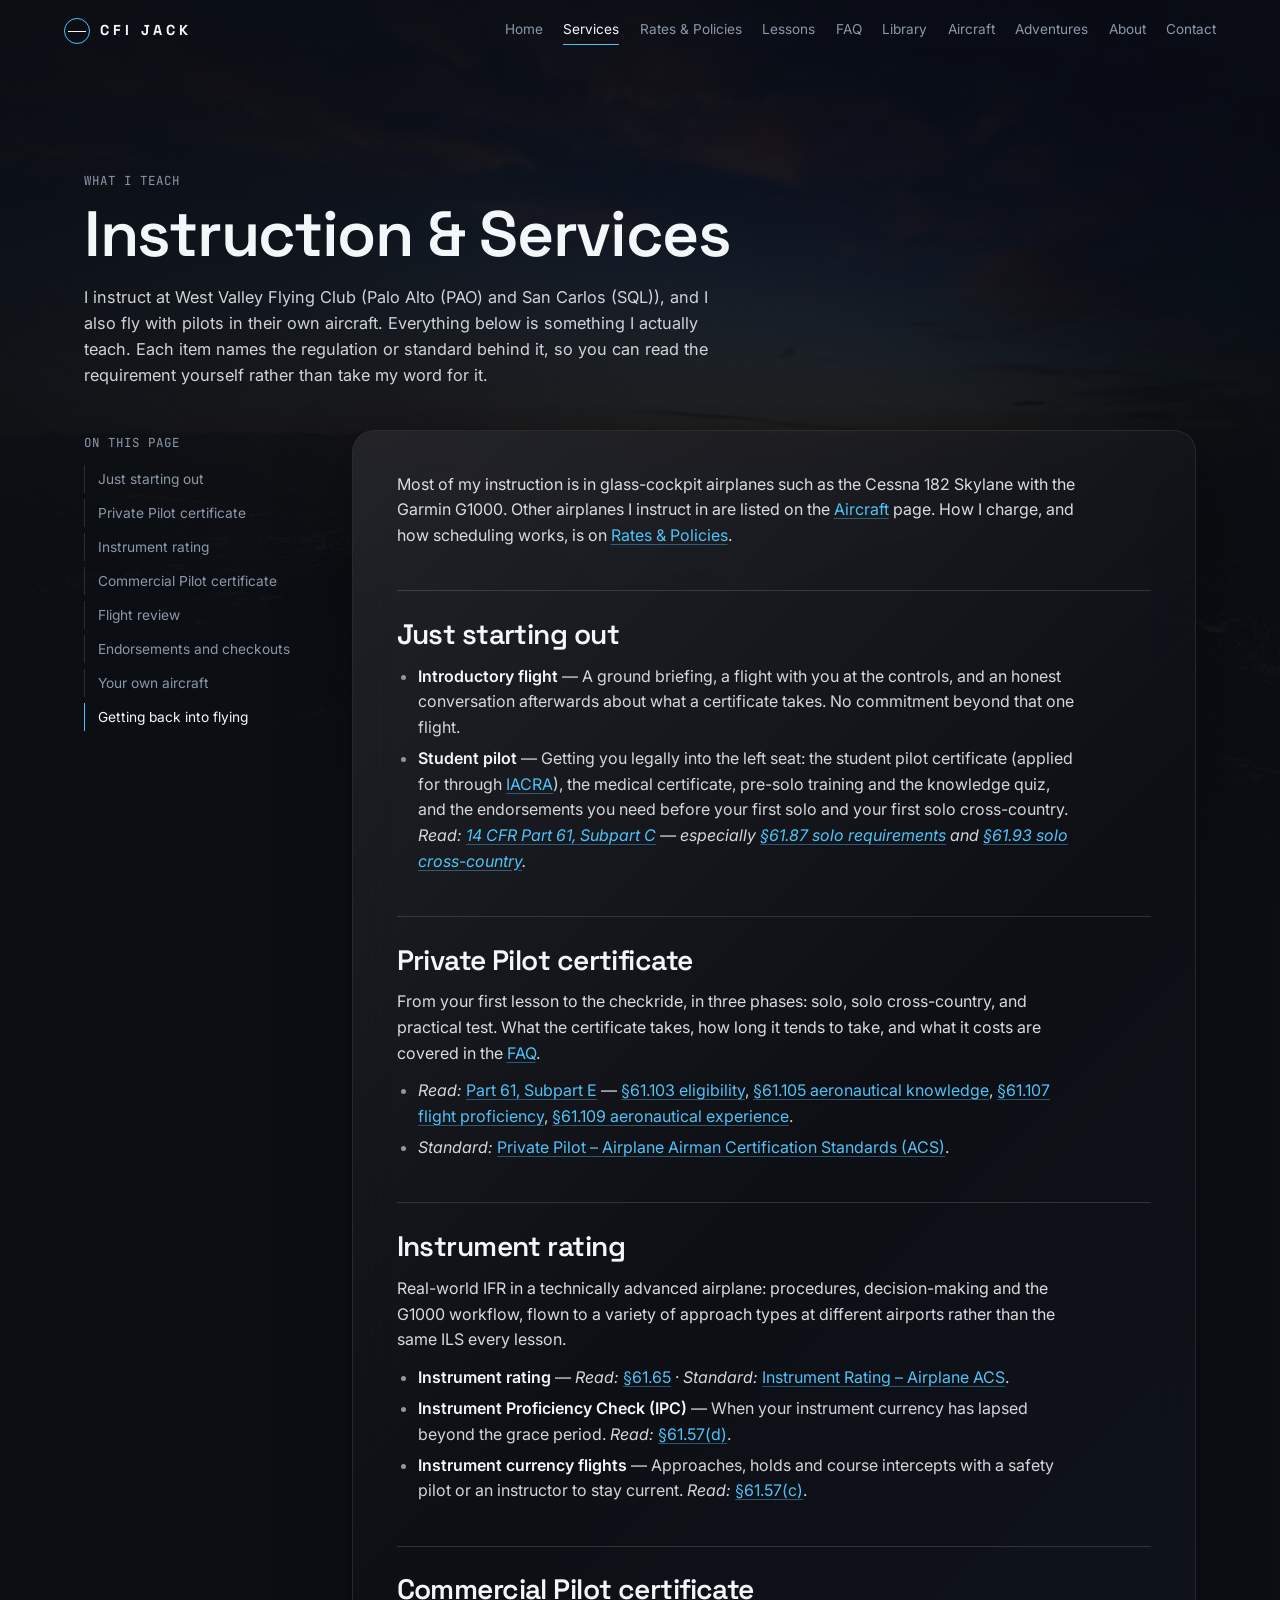
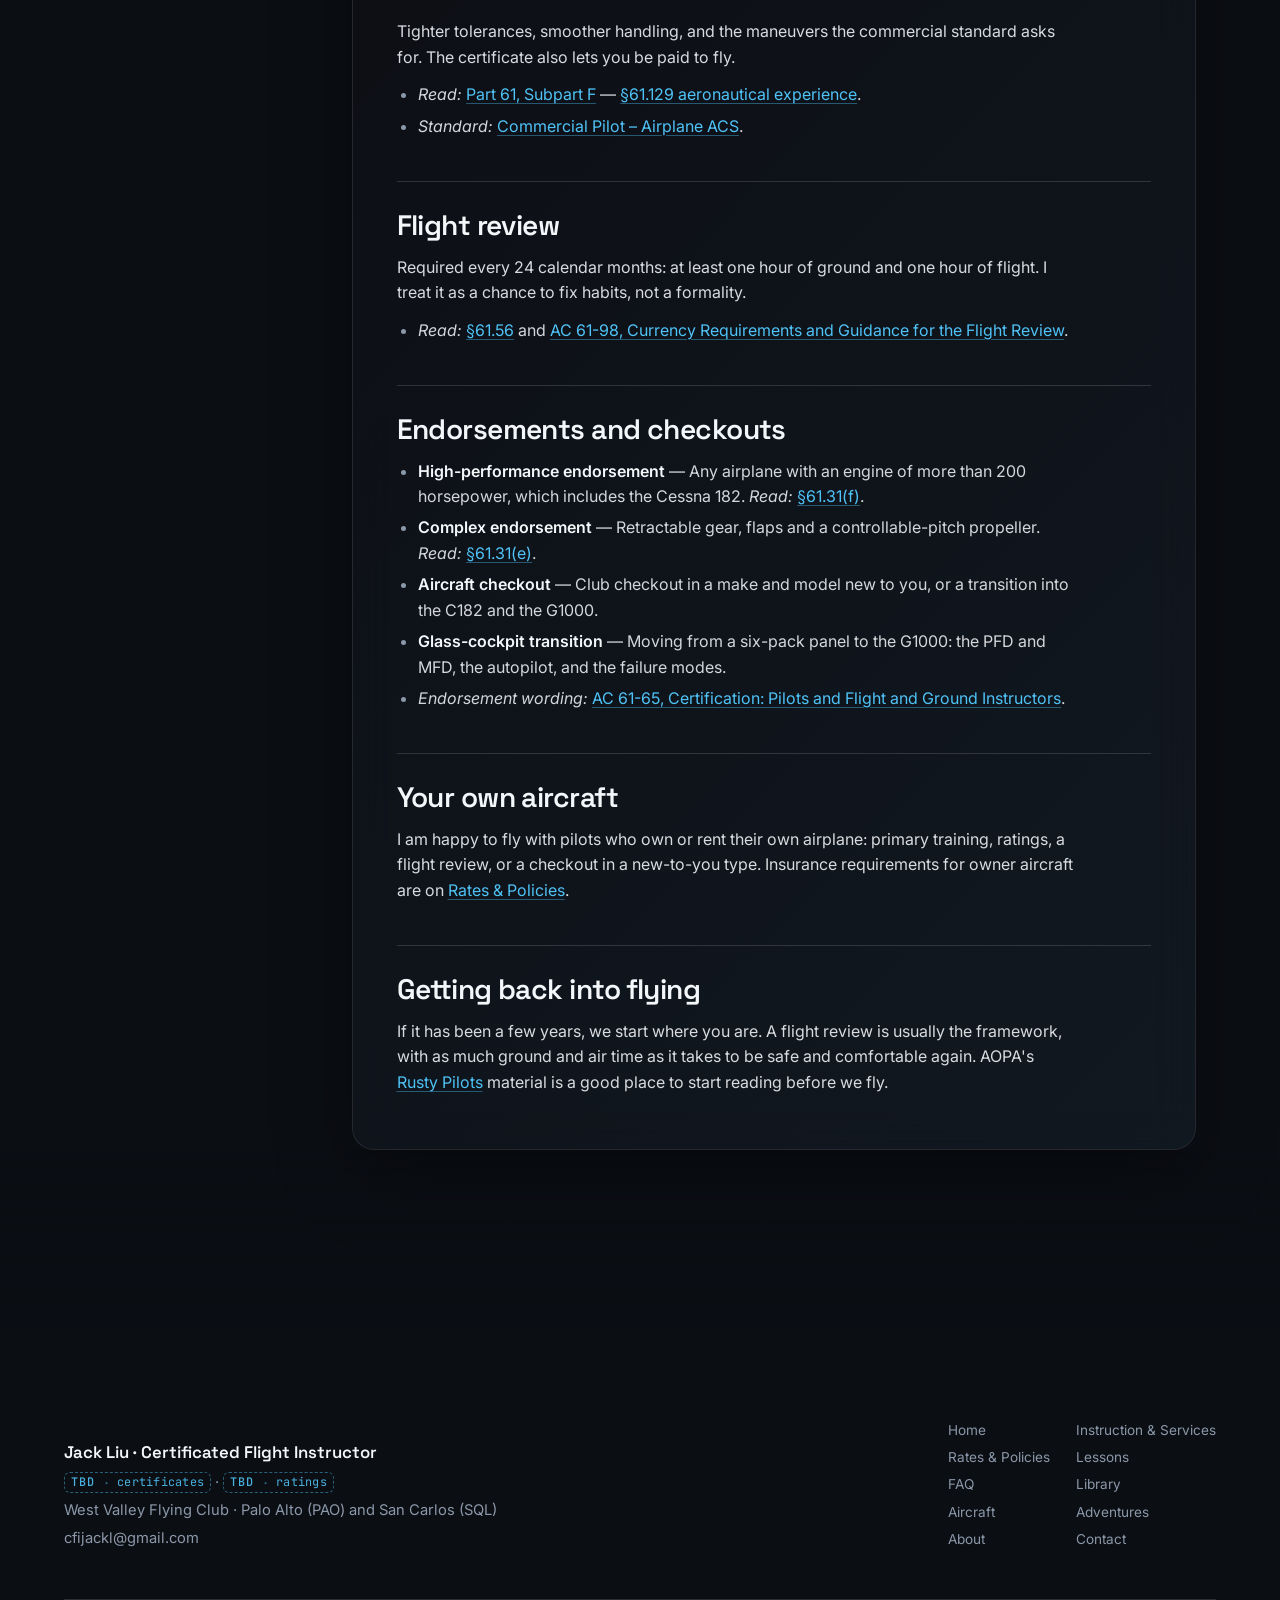
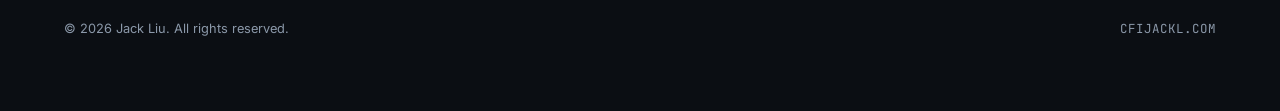
<file: instruction-services/index.html>
<!doctype html>
<html lang="en">
  <head>
    <!-- generated by scripts/gen-pages.mjs from content/ — edit the markdown, not this file -->
    <meta charset="UTF-8" />
    <meta name="viewport" content="width=device-width, initial-scale=1.0" />
    <title>Instruction &amp; Services · Jack Liu, CFI</title>
    <meta name="description" content="I instruct at (), and I also fly with pilots in their own aircraft. Everything below is something I actually teach. Each item names the regulation or stand" />
    <meta name="theme-color" content="#0B0E13" />
    <link rel="icon" href="data:image/svg+xml,%3Csvg xmlns='http://www.w3.org/2000/svg' viewBox='0 0 32 32'%3E%3Crect width='32' height='32' rx='7' fill='%230B0E13'/%3E%3Ccircle cx='16' cy='16' r='9' fill='none' stroke='%234FC3F7' stroke-width='1.6'/%3E%3Cpath d='M6 16h20' stroke='%23F4F7FA' stroke-width='1.6'/%3E%3C/svg%3E" />
    <link rel="preconnect" href="https://fonts.googleapis.com" />
    <link rel="preconnect" href="https://fonts.gstatic.com" crossorigin />
    <link href="https://fonts.googleapis.com/css2?family=Space+Grotesk:wght@400;500;600;700&family=Inter:wght@400;500;600&family=JetBrains+Mono:wght@400;500&display=swap" rel="stylesheet" />
    <script type="module" crossorigin src="../assets/nav-DBJWVZeQ.js"></script>
    <script type="module" crossorigin src="../assets/page-DE21d_h9.js"></script>
    <link rel="stylesheet" crossorigin href="../assets/nav-D56cv4-i.css">
    <link rel="stylesheet" crossorigin href="../assets/page-Bg2IWgCu.css">
  </head>
  <body class="page">
    <img class="page-bg" src="../img/page-bg.jpg" alt="" aria-hidden="true" />
    <div class="bg-tint" aria-hidden="true"></div>

    <header class="nav" id="nav">
      <a href="../" class="nav__logo" aria-label="CFI JACK — home"><span class="nav__horizon"></span>CFI JACK</a>
      <nav class="nav__links" aria-label="Pages">
          <a href="../">Home</a>
          <a href="../instruction-services/" aria-current="page">Services</a>
          <a href="../rates-policies/">Rates &amp; Policies</a>
          <a href="../lessons/">Lessons</a>
          <a href="../faq/">FAQ</a>
          <a href="../library/">Library</a>
          <a href="../aircraft/">Aircraft</a>
          <a href="../adventures/">Adventures</a>
          <a href="../about/">About</a>
          <a href="../contact/">Contact</a>
      </nav>
      <button class="glass-btn nav__menu" id="menu-btn" type="button" aria-expanded="false" aria-controls="menu">Menu</button>
    </header>
    <div class="menu" id="menu" hidden>
      <nav class="menu__links" aria-label="Pages">
          <a href="../">Home</a>
          <a href="../instruction-services/" aria-current="page">Instruction &amp; Services</a>
          <a href="../rates-policies/">Rates &amp; Policies</a>
          <a href="../lessons/">Lessons</a>
          <a href="../faq/">FAQ</a>
          <a href="../library/">Library</a>
          <a href="../aircraft/">Aircraft</a>
          <a href="../adventures/">Adventures</a>
          <a href="../about/">About</a>
          <a href="../contact/">Contact</a>
      </nav>
    </div>

    <main id="page">
      <article class="doc doc--toc">
        <header class="doc__head">
          <p class="eyebrow mono">What I teach</p>
          <h1>Instruction &amp; Services</h1>
          <p class="doc__lede">I instruct at West Valley Flying Club (Palo Alto (PAO) and San Carlos (SQL)), and I also fly with pilots in their own aircraft. Everything below is something I actually teach. Each item names the regulation or standard behind it, so you can read the requirement yourself rather than take my word for it.</p>
        </header>
        <div class="doc__layout">
          <nav class="toc" aria-label="On this page">
            <p class="eyebrow mono">On this page</p>
            <a href="#just-starting-out">Just starting out</a>
            <a href="#private-pilot-certificate">Private Pilot certificate</a>
            <a href="#instrument-rating">Instrument rating</a>
            <a href="#commercial-pilot-certificate">Commercial Pilot certificate</a>
            <a href="#flight-review">Flight review</a>
            <a href="#endorsements-and-checkouts">Endorsements and checkouts</a>
            <a href="#your-own-aircraft">Your own aircraft</a>
            <a href="#getting-back-into-flying">Getting back into flying</a>
          </nav>
          <div class="prose glass">
<p>Most of my instruction is in glass-cockpit airplanes such as the Cessna 182 Skylane with the Garmin G1000. Other airplanes I instruct in are listed on the <a href="../aircraft/">Aircraft</a> page. How I charge, and how scheduling works, is on <a href="../rates-policies/">Rates &amp; Policies</a>.</p>
<h2 id="just-starting-out">Just starting out</h2>
<ul>
<li><strong>Introductory flight</strong> — A ground briefing, a flight with you at the controls, and an honest conversation afterwards about what a certificate takes. No commitment beyond that one flight.</li>
<li><strong>Student pilot</strong> — Getting you legally into the left seat: the student pilot certificate (applied for through <a href="https://iacra.faa.gov" target="_blank" rel="noopener">IACRA</a>), the medical certificate, pre-solo training and the knowledge quiz, and the endorsements you need before your first solo and your first solo cross-country. <em>Read: <a href="https://www.ecfr.gov/current/title-14/part-61/subpart-C" target="_blank" rel="noopener">14 CFR Part 61, Subpart C</a> — especially <a href="https://www.ecfr.gov/current/title-14/section-61.87" target="_blank" rel="noopener">§61.87 solo requirements</a> and <a href="https://www.ecfr.gov/current/title-14/section-61.93" target="_blank" rel="noopener">§61.93 solo cross-country</a>.</em></li>
</ul>
<h2 id="private-pilot-certificate">Private Pilot certificate</h2>
<p>From your first lesson to the checkride, in three phases: solo, solo cross-country, and practical test. What the certificate takes, how long it tends to take, and what it costs are covered in the <a href="../faq/">FAQ</a>.</p>
<ul>
<li><em>Read:</em> <a href="https://www.ecfr.gov/current/title-14/part-61/subpart-E" target="_blank" rel="noopener">Part 61, Subpart E</a> — <a href="https://www.ecfr.gov/current/title-14/section-61.103" target="_blank" rel="noopener">§61.103 eligibility</a>, <a href="https://www.ecfr.gov/current/title-14/section-61.105" target="_blank" rel="noopener">§61.105 aeronautical knowledge</a>, <a href="https://www.ecfr.gov/current/title-14/section-61.107" target="_blank" rel="noopener">§61.107 flight proficiency</a>, <a href="https://www.ecfr.gov/current/title-14/section-61.109" target="_blank" rel="noopener">§61.109 aeronautical experience</a>.</li>
<li><em>Standard:</em> <a href="https://www.faa.gov/training_testing/testing/acs" target="_blank" rel="noopener">Private Pilot – Airplane Airman Certification Standards (ACS)</a>.</li>
</ul>
<h2 id="instrument-rating">Instrument rating</h2>
<p>Real-world IFR in a technically advanced airplane: procedures, decision-making and the G1000 workflow, flown to a variety of approach types at different airports rather than the same ILS every lesson.</p>
<ul>
<li><strong>Instrument rating</strong> — <em>Read:</em> <a href="https://www.ecfr.gov/current/title-14/section-61.65" target="_blank" rel="noopener">§61.65</a> · <em>Standard:</em> <a href="https://www.faa.gov/training_testing/testing/acs" target="_blank" rel="noopener">Instrument Rating – Airplane ACS</a>.</li>
<li><strong>Instrument Proficiency Check (IPC)</strong> — When your instrument currency has lapsed beyond the grace period. <em>Read:</em> <a href="https://www.ecfr.gov/current/title-14/section-61.57" target="_blank" rel="noopener">§61.57(d)</a>.</li>
<li><strong>Instrument currency flights</strong> — Approaches, holds and course intercepts with a safety pilot or an instructor to stay current. <em>Read:</em> <a href="https://www.ecfr.gov/current/title-14/section-61.57" target="_blank" rel="noopener">§61.57(c)</a>.</li>
</ul>
<h2 id="commercial-pilot-certificate">Commercial Pilot certificate</h2>
<p>Tighter tolerances, smoother handling, and the maneuvers the commercial standard asks for. The certificate also lets you be paid to fly.</p>
<ul>
<li><em>Read:</em> <a href="https://www.ecfr.gov/current/title-14/part-61/subpart-F" target="_blank" rel="noopener">Part 61, Subpart F</a> — <a href="https://www.ecfr.gov/current/title-14/section-61.129" target="_blank" rel="noopener">§61.129 aeronautical experience</a>.</li>
<li><em>Standard:</em> <a href="https://www.faa.gov/training_testing/testing/acs" target="_blank" rel="noopener">Commercial Pilot – Airplane ACS</a>.</li>
</ul>
<h2 id="flight-review">Flight review</h2>
<p>Required every 24 calendar months: at least one hour of ground and one hour of flight. I treat it as a chance to fix habits, not a formality.</p>
<ul>
<li><em>Read:</em> <a href="https://www.ecfr.gov/current/title-14/section-61.56" target="_blank" rel="noopener">§61.56</a> and <a href="https://www.faa.gov/regulations_policies/advisory_circulars" target="_blank" rel="noopener">AC 61-98, Currency Requirements and Guidance for the Flight Review</a>.</li>
</ul>
<h2 id="endorsements-and-checkouts">Endorsements and checkouts</h2>
<ul>
<li><strong>High-performance endorsement</strong> — Any airplane with an engine of more than 200 horsepower, which includes the Cessna 182. <em>Read:</em> <a href="https://www.ecfr.gov/current/title-14/section-61.31" target="_blank" rel="noopener">§61.31(f)</a>.</li>
<li><strong>Complex endorsement</strong> — Retractable gear, flaps and a controllable-pitch propeller. <em>Read:</em> <a href="https://www.ecfr.gov/current/title-14/section-61.31" target="_blank" rel="noopener">§61.31(e)</a>.</li>
<li><strong>Aircraft checkout</strong> — Club checkout in a make and model new to you, or a transition into the C182 and the G1000.</li>
<li><strong>Glass-cockpit transition</strong> — Moving from a six-pack panel to the G1000: the PFD and MFD, the autopilot, and the failure modes.</li>
<li><em>Endorsement wording:</em> <a href="https://www.faa.gov/regulations_policies/advisory_circulars" target="_blank" rel="noopener">AC 61-65, Certification: Pilots and Flight and Ground Instructors</a>.</li>
</ul>
<h2 id="your-own-aircraft">Your own aircraft</h2>
<p>I am happy to fly with pilots who own or rent their own airplane: primary training, ratings, a flight review, or a checkout in a new-to-you type. Insurance requirements for owner aircraft are on <a href="../rates-policies/#your-own-aircraft-and-insurance">Rates &amp; Policies</a>.</p>
<h2 id="getting-back-into-flying">Getting back into flying</h2>
<p>If it has been a few years, we start where you are. A flight review is usually the framework, with as much ground and air time as it takes to be safe and comfortable again. AOPA&#39;s <a href="https://www.aopa.org/training-and-safety/lapsed-pilots/rusty-pilots" target="_blank" rel="noopener">Rusty Pilots</a> material is a good place to start reading before we fly.</p>

          </div>
        </div>
      </article>
    </main>

    <footer class="footer footer--page">
      <div class="footer__grid">
        <div class="sig">
          <p class="sig__line sig__name">Jack Liu · Certificated Flight Instructor</p>
          <p class="sig__line"><span class="tbd" title="Pending from Jack"><b>TBD</b><span>certificates</span></span> · <span class="tbd" title="Pending from Jack"><b>TBD</b><span>ratings</span></span></p>
          <p class="sig__line">West Valley Flying Club · Palo Alto (PAO) and San Carlos (SQL)</p>
          <p class="sig__line"><a data-mailto data-email></a> <span data-phone hidden></span></p>
        </div>
        <nav class="footer__links" aria-label="Footer">
          <a href="../">Home</a>
          <a href="../instruction-services/">Instruction &amp; Services</a>
          <a href="../rates-policies/">Rates &amp; Policies</a>
          <a href="../lessons/">Lessons</a>
          <a href="../faq/">FAQ</a>
          <a href="../library/">Library</a>
          <a href="../aircraft/">Aircraft</a>
          <a href="../adventures/">Adventures</a>
          <a href="../about/">About</a>
          <a href="../contact/">Contact</a>
        </nav>
      </div>
      <div class="footer__line">
        <span>© <span data-year></span> Jack Liu. All rights reserved.</span>
        <span class="mono">cfijackl.com</span>
      </div>
    </footer>

  </body>
</html>
</file>
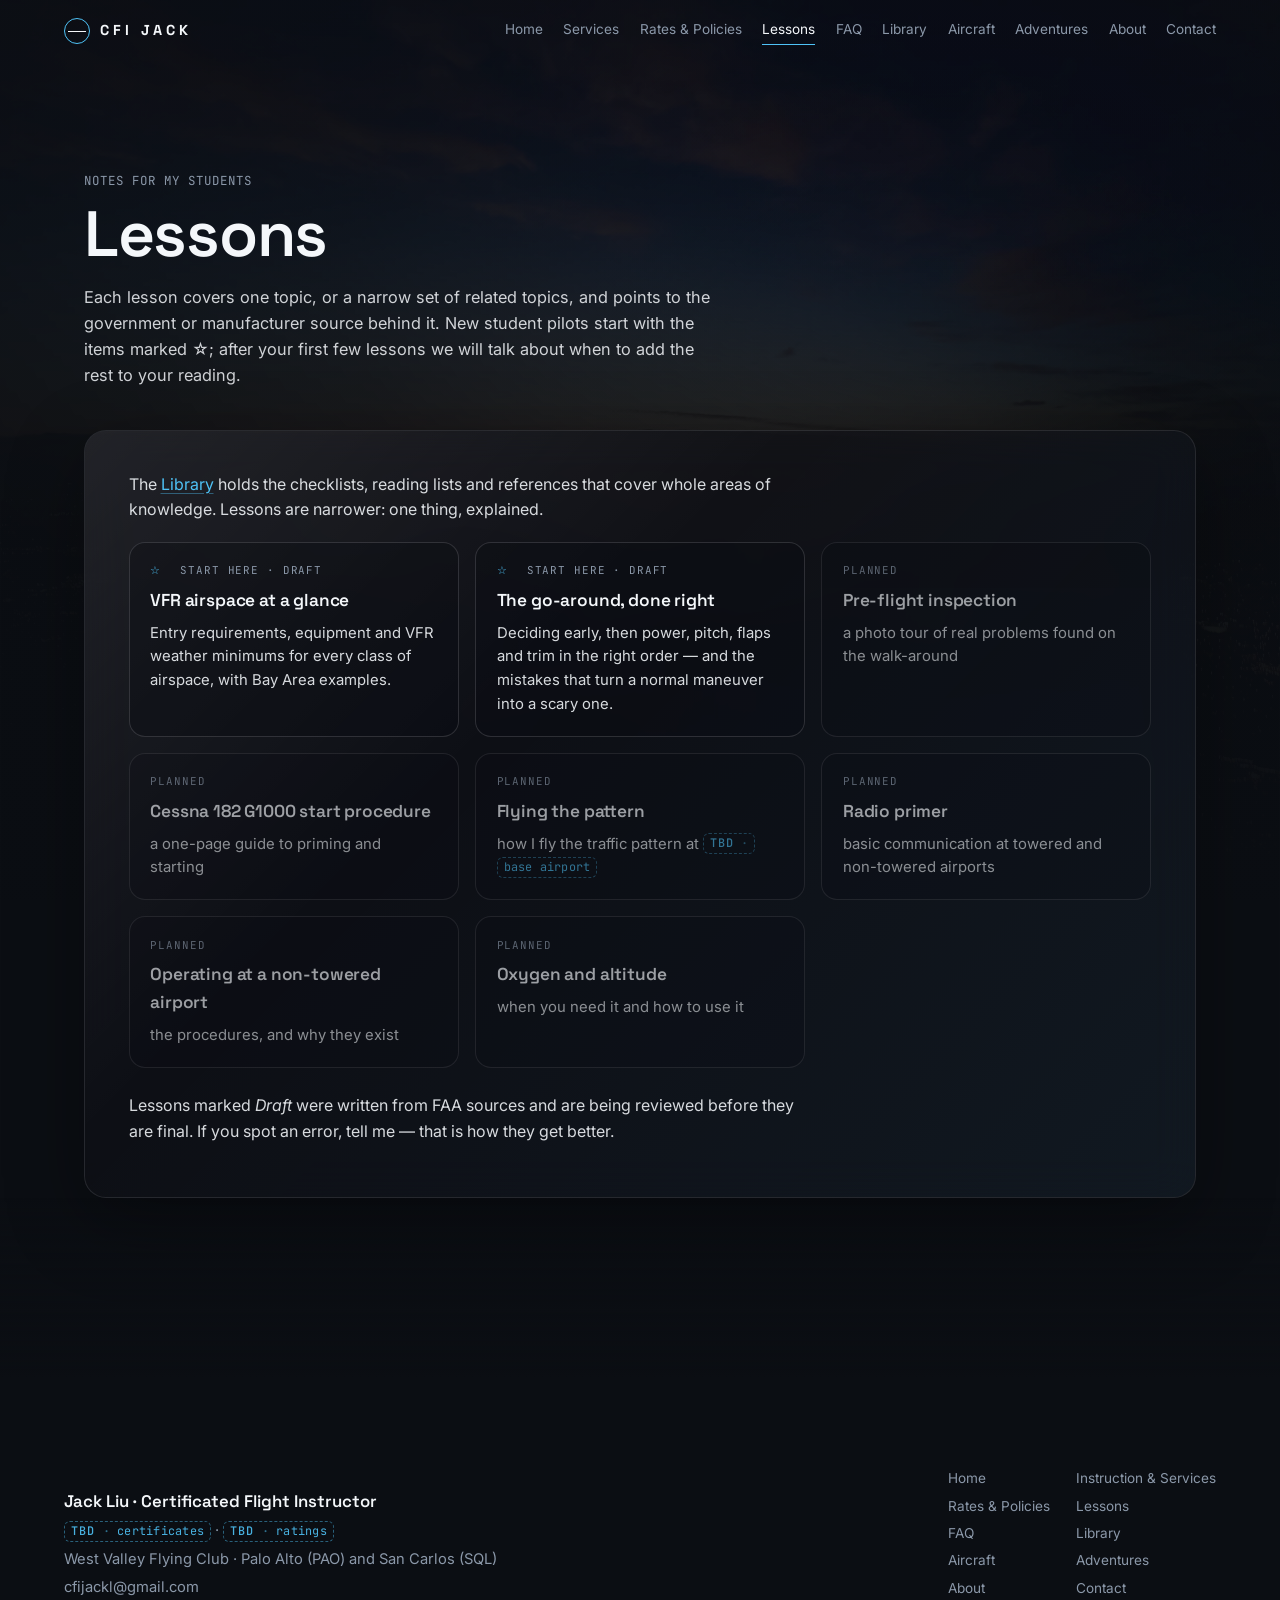
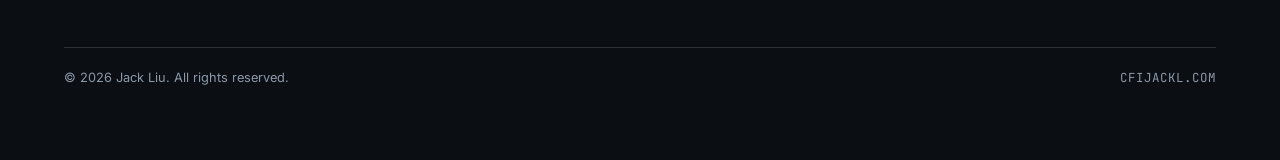
<file: lessons/index.html>
<!doctype html>
<html lang="en">
  <head>
    <!-- generated by scripts/gen-pages.mjs from content/ — edit the markdown, not this file -->
    <meta charset="UTF-8" />
    <meta name="viewport" content="width=device-width, initial-scale=1.0" />
    <title>Lessons · Jack Liu, CFI</title>
    <meta name="description" content="Each lesson covers one topic, or a narrow set of related topics, and points to the government or manufacturer source behind it. New student pilots start wi" />
    <meta name="theme-color" content="#0B0E13" />
    <link rel="icon" href="data:image/svg+xml,%3Csvg xmlns='http://www.w3.org/2000/svg' viewBox='0 0 32 32'%3E%3Crect width='32' height='32' rx='7' fill='%230B0E13'/%3E%3Ccircle cx='16' cy='16' r='9' fill='none' stroke='%234FC3F7' stroke-width='1.6'/%3E%3Cpath d='M6 16h20' stroke='%23F4F7FA' stroke-width='1.6'/%3E%3C/svg%3E" />
    <link rel="preconnect" href="https://fonts.googleapis.com" />
    <link rel="preconnect" href="https://fonts.gstatic.com" crossorigin />
    <link href="https://fonts.googleapis.com/css2?family=Space+Grotesk:wght@400;500;600;700&family=Inter:wght@400;500;600&family=JetBrains+Mono:wght@400;500&display=swap" rel="stylesheet" />
    <script type="module" crossorigin src="../assets/nav-DBJWVZeQ.js"></script>
    <script type="module" crossorigin src="../assets/page-DE21d_h9.js"></script>
    <link rel="stylesheet" crossorigin href="../assets/nav-D56cv4-i.css">
    <link rel="stylesheet" crossorigin href="../assets/page-Bg2IWgCu.css">
  </head>
  <body class="page">
    <img class="page-bg" src="../img/page-bg.jpg" alt="" aria-hidden="true" />
    <div class="bg-tint" aria-hidden="true"></div>

    <header class="nav" id="nav">
      <a href="../" class="nav__logo" aria-label="CFI JACK — home"><span class="nav__horizon"></span>CFI JACK</a>
      <nav class="nav__links" aria-label="Pages">
          <a href="../">Home</a>
          <a href="../instruction-services/">Services</a>
          <a href="../rates-policies/">Rates &amp; Policies</a>
          <a href="../lessons/" aria-current="page">Lessons</a>
          <a href="../faq/">FAQ</a>
          <a href="../library/">Library</a>
          <a href="../aircraft/">Aircraft</a>
          <a href="../adventures/">Adventures</a>
          <a href="../about/">About</a>
          <a href="../contact/">Contact</a>
      </nav>
      <button class="glass-btn nav__menu" id="menu-btn" type="button" aria-expanded="false" aria-controls="menu">Menu</button>
    </header>
    <div class="menu" id="menu" hidden>
      <nav class="menu__links" aria-label="Pages">
          <a href="../">Home</a>
          <a href="../instruction-services/">Instruction &amp; Services</a>
          <a href="../rates-policies/">Rates &amp; Policies</a>
          <a href="../lessons/" aria-current="page">Lessons</a>
          <a href="../faq/">FAQ</a>
          <a href="../library/">Library</a>
          <a href="../aircraft/">Aircraft</a>
          <a href="../adventures/">Adventures</a>
          <a href="../about/">About</a>
          <a href="../contact/">Contact</a>
      </nav>
    </div>

    <main id="page">
      <article class="doc">
        <header class="doc__head">
          <p class="eyebrow mono">Notes for my students</p>
          <h1>Lessons</h1>
          <p class="doc__lede">Each lesson covers one topic, or a narrow set of related topics, and points to the government or manufacturer source behind it. New student pilots start with the items marked ☆; after your first few lessons we will talk about when to add the rest to your reading.</p>
        </header>
        <div class="doc__layout">
          
          <div class="prose glass">
<p>The <a href="../library/">Library</a> holds the checklists, reading lists and references that cover whole areas of knowledge. Lessons are narrower: one thing, explained.</p>
<div class="lesson-list">
<a class="lesson-card" href="vfr-airspace-at-a-glance/">
  <span class="lesson-card__meta"><span class="star"><span class="star" aria-label="Start here">☆</span></span> Start here · Draft</span>
  <span class="lesson-card__title">VFR airspace at a glance</span>
  <p class="lesson-card__sum">Entry requirements, equipment and VFR weather minimums for every class of airspace, with Bay Area examples.</p>
</a>
<a class="lesson-card" href="the-go-around/">
  <span class="lesson-card__meta"><span class="star"><span class="star" aria-label="Start here">☆</span></span> Start here · Draft</span>
  <span class="lesson-card__title">The go-around, done right</span>
  <p class="lesson-card__sum">Deciding early, then power, pitch, flaps and trim in the right order — and the mistakes that turn a normal maneuver into a scary one.</p>
</a>
<div class="lesson-card lesson-card--planned">
  <span class="lesson-card__meta">Planned</span>
  <span class="lesson-card__title">Pre-flight inspection</span>
  <p class="lesson-card__sum">a photo tour of real problems found on the walk-around</p>
</div>
<div class="lesson-card lesson-card--planned">
  <span class="lesson-card__meta">Planned</span>
  <span class="lesson-card__title">Cessna 182 G1000 start procedure</span>
  <p class="lesson-card__sum">a one-page guide to priming and starting</p>
</div>
<div class="lesson-card lesson-card--planned">
  <span class="lesson-card__meta">Planned</span>
  <span class="lesson-card__title">Flying the pattern</span>
  <p class="lesson-card__sum">how I fly the traffic pattern at <span class="tbd" title="Pending from Jack"><b>TBD</b><span>base airport</span></span></p>
</div>
<div class="lesson-card lesson-card--planned">
  <span class="lesson-card__meta">Planned</span>
  <span class="lesson-card__title">Radio primer</span>
  <p class="lesson-card__sum">basic communication at towered and non-towered airports</p>
</div>
<div class="lesson-card lesson-card--planned">
  <span class="lesson-card__meta">Planned</span>
  <span class="lesson-card__title">Operating at a non-towered airport</span>
  <p class="lesson-card__sum">the procedures, and why they exist</p>
</div>
<div class="lesson-card lesson-card--planned">
  <span class="lesson-card__meta">Planned</span>
  <span class="lesson-card__title">Oxygen and altitude</span>
  <p class="lesson-card__sum">when you need it and how to use it</p>
</div>
</div>

<p>Lessons marked <em>Draft</em> were written from FAA sources and are being reviewed before they are final. If you spot an error, tell me — that is how they get better.</p>

          </div>
        </div>
      </article>
    </main>

    <footer class="footer footer--page">
      <div class="footer__grid">
        <div class="sig">
          <p class="sig__line sig__name">Jack Liu · Certificated Flight Instructor</p>
          <p class="sig__line"><span class="tbd" title="Pending from Jack"><b>TBD</b><span>certificates</span></span> · <span class="tbd" title="Pending from Jack"><b>TBD</b><span>ratings</span></span></p>
          <p class="sig__line">West Valley Flying Club · Palo Alto (PAO) and San Carlos (SQL)</p>
          <p class="sig__line"><a data-mailto data-email></a> <span data-phone hidden></span></p>
        </div>
        <nav class="footer__links" aria-label="Footer">
          <a href="../">Home</a>
          <a href="../instruction-services/">Instruction &amp; Services</a>
          <a href="../rates-policies/">Rates &amp; Policies</a>
          <a href="../lessons/">Lessons</a>
          <a href="../faq/">FAQ</a>
          <a href="../library/">Library</a>
          <a href="../aircraft/">Aircraft</a>
          <a href="../adventures/">Adventures</a>
          <a href="../about/">About</a>
          <a href="../contact/">Contact</a>
        </nav>
      </div>
      <div class="footer__line">
        <span>© <span data-year></span> Jack Liu. All rights reserved.</span>
        <span class="mono">cfijackl.com</span>
      </div>
    </footer>

  </body>
</html>
</file>
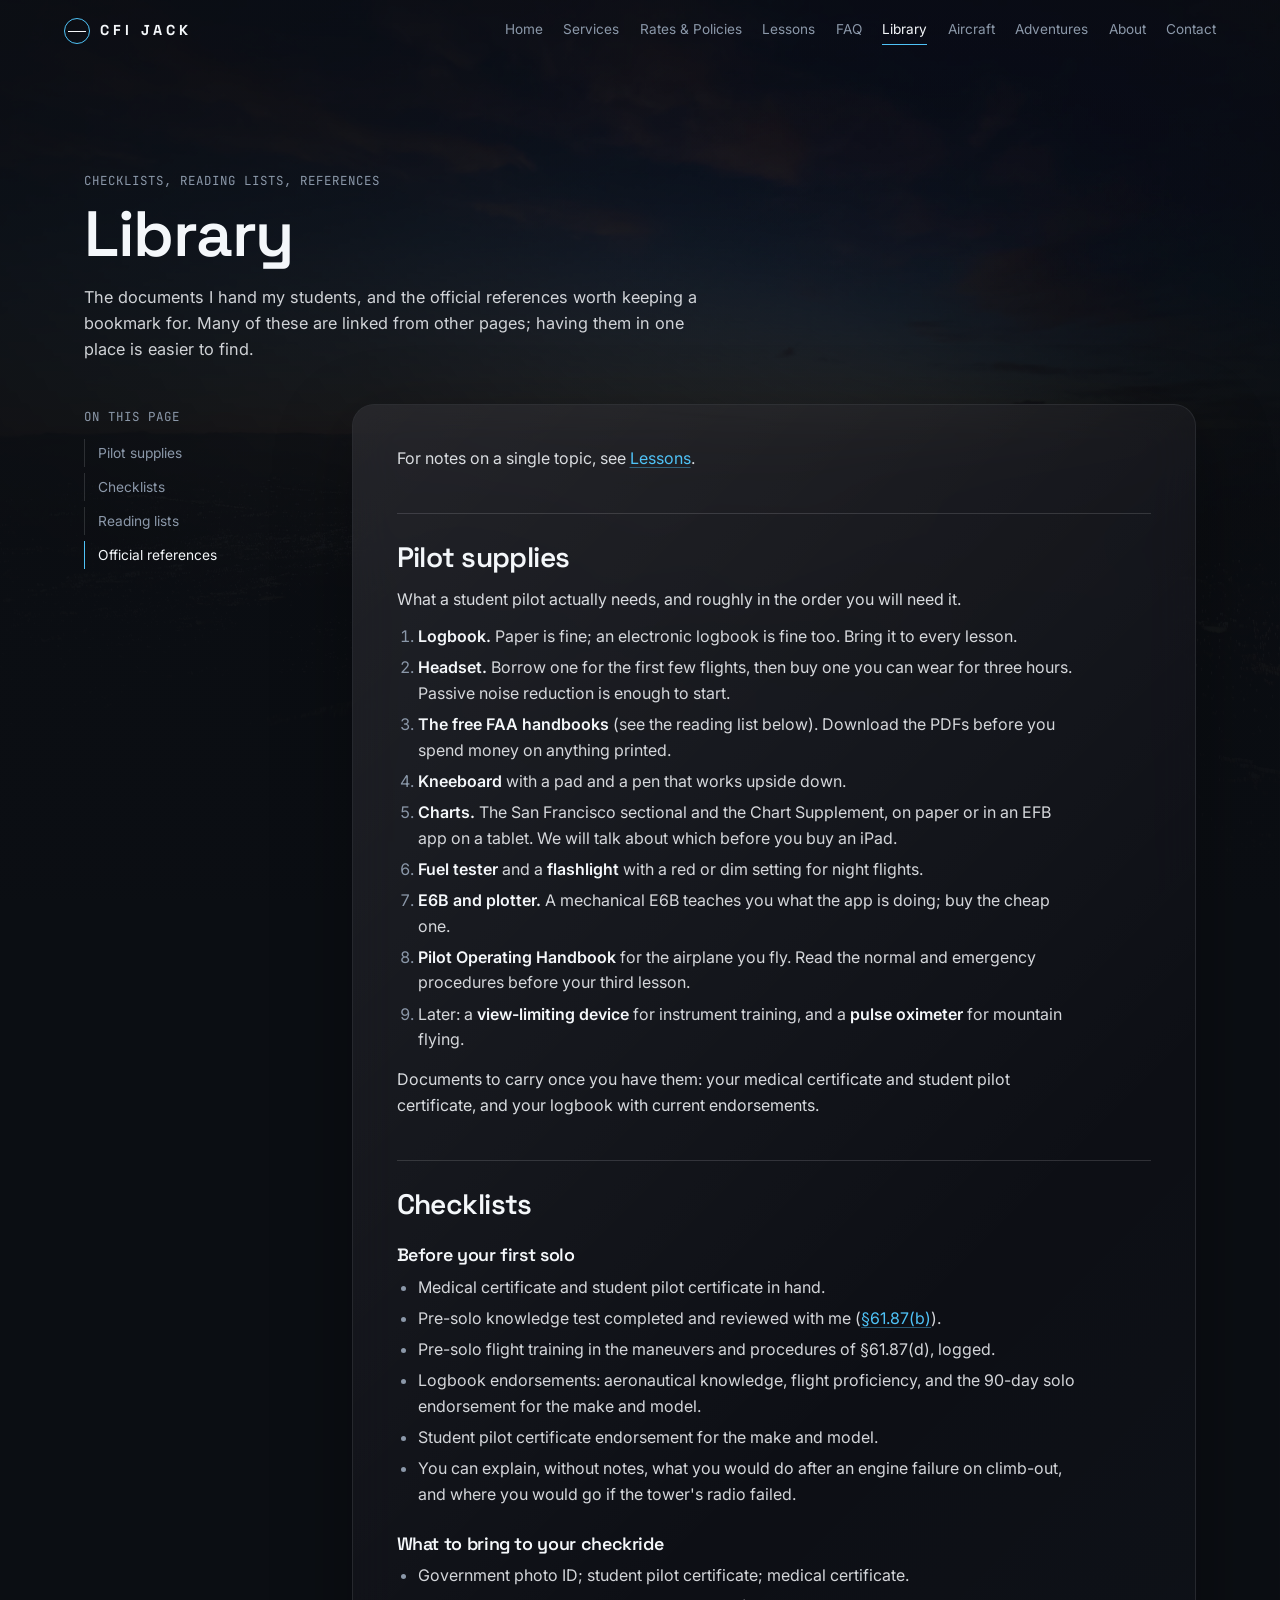
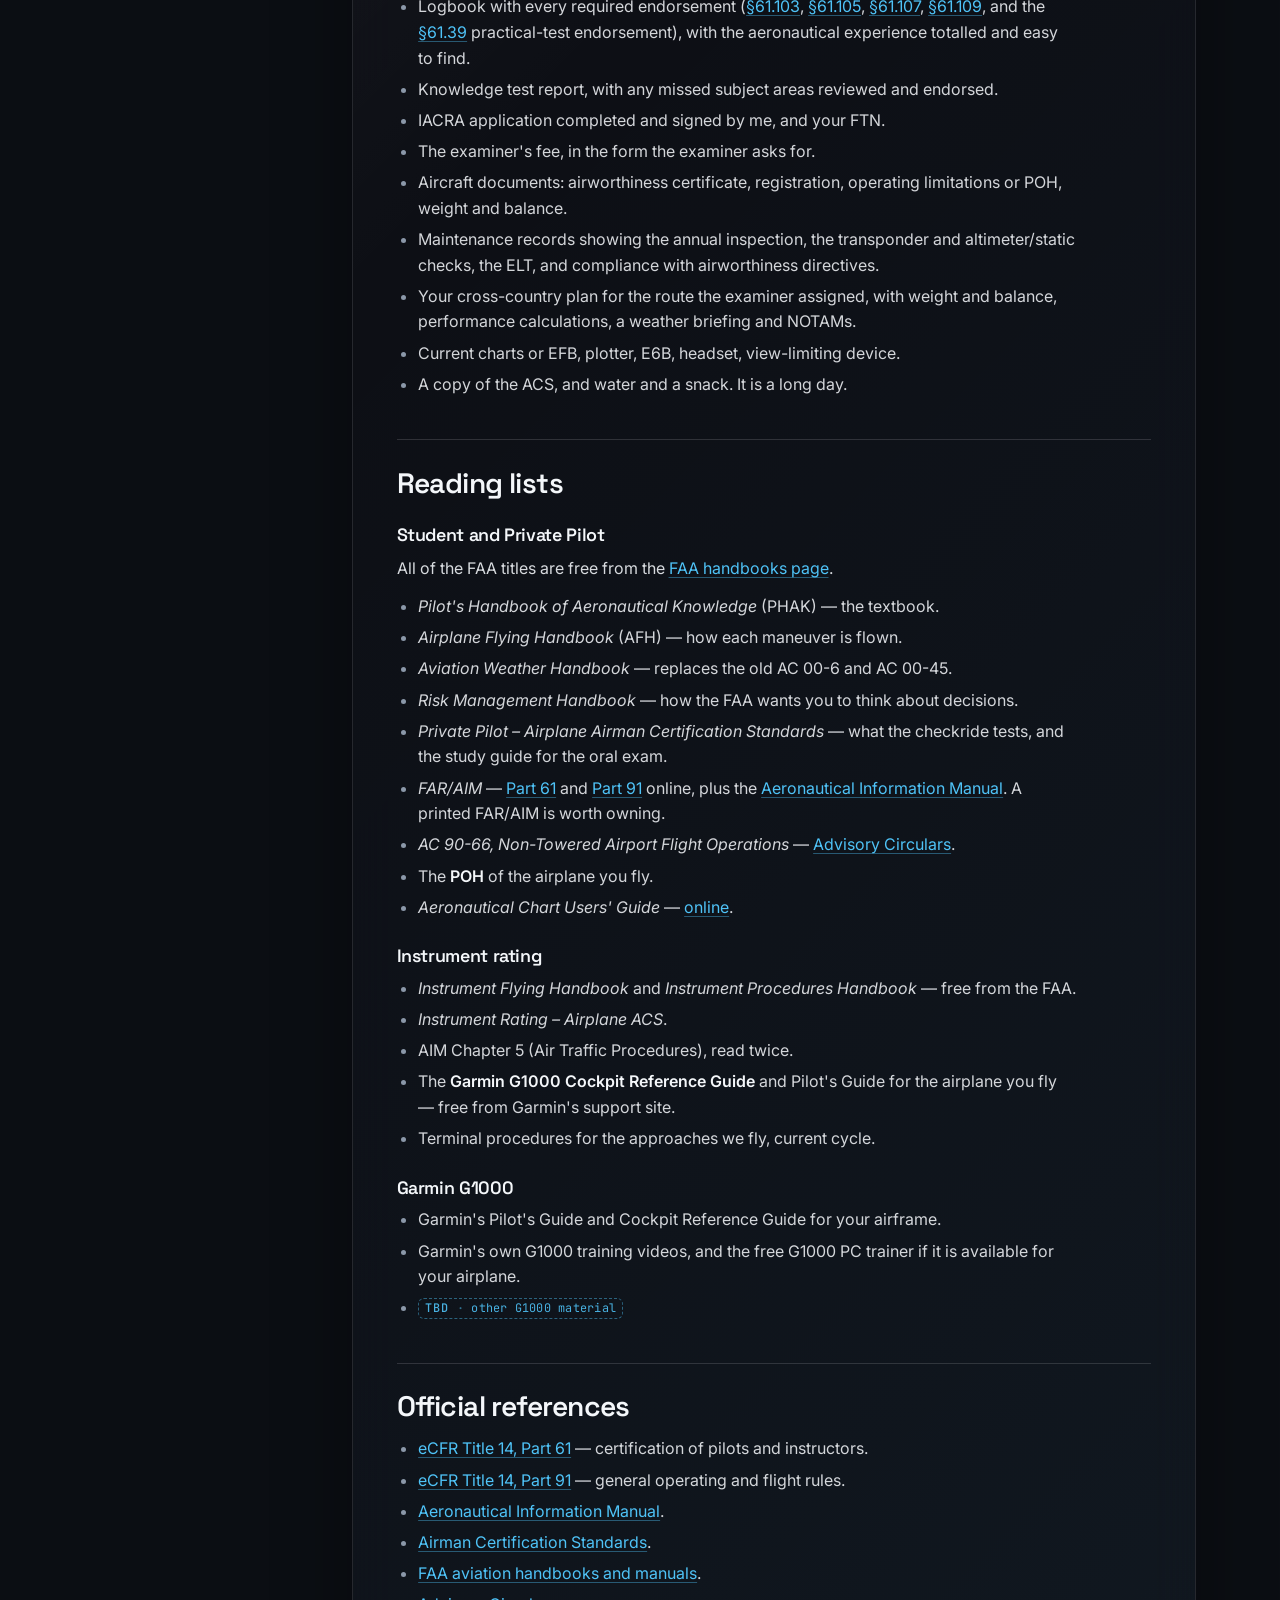
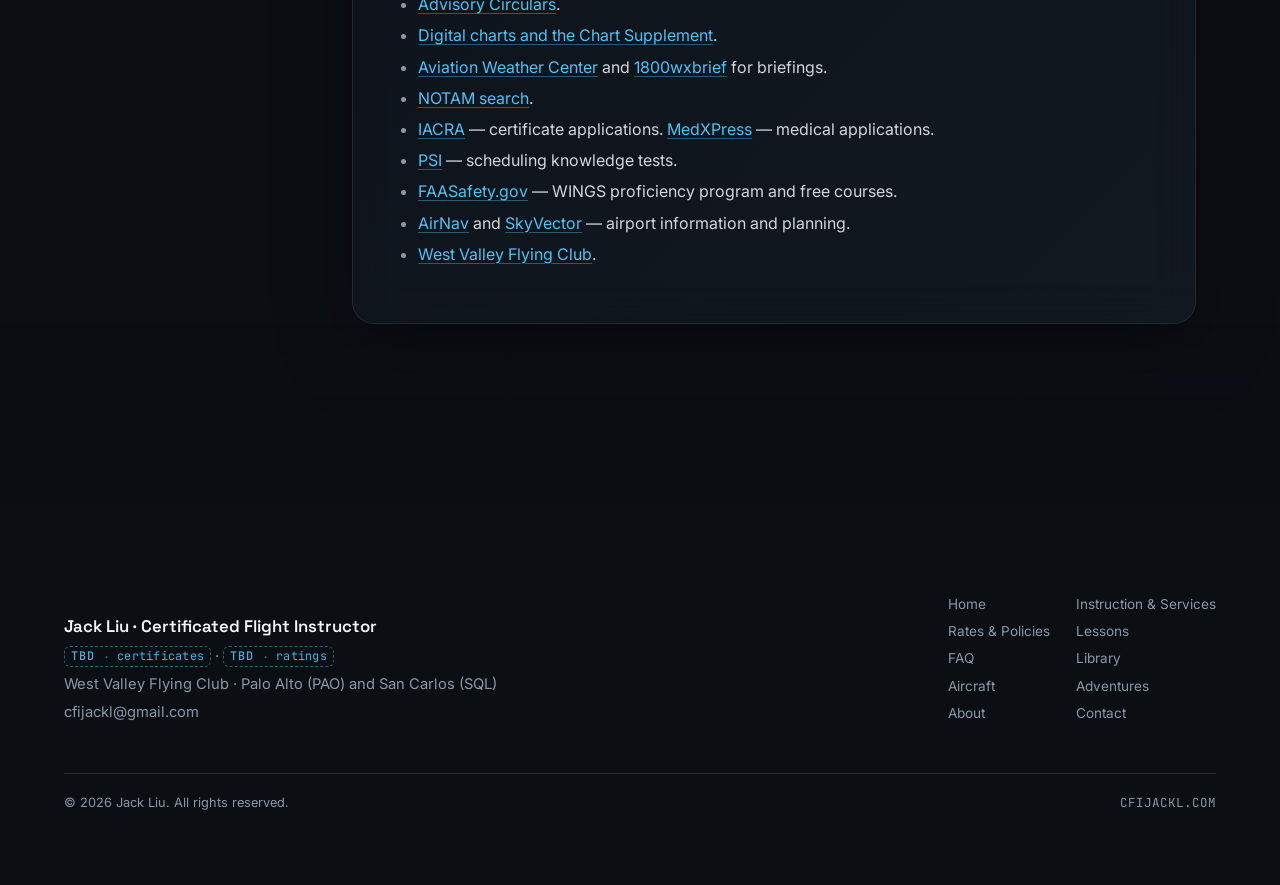
<file: library/index.html>
<!doctype html>
<html lang="en">
  <head>
    <!-- generated by scripts/gen-pages.mjs from content/ — edit the markdown, not this file -->
    <meta charset="UTF-8" />
    <meta name="viewport" content="width=device-width, initial-scale=1.0" />
    <title>Library · Jack Liu, CFI</title>
    <meta name="description" content="The documents I hand my students, and the official references worth keeping a bookmark for. Many of these are linked from other pages; having them in one p" />
    <meta name="theme-color" content="#0B0E13" />
    <link rel="icon" href="data:image/svg+xml,%3Csvg xmlns='http://www.w3.org/2000/svg' viewBox='0 0 32 32'%3E%3Crect width='32' height='32' rx='7' fill='%230B0E13'/%3E%3Ccircle cx='16' cy='16' r='9' fill='none' stroke='%234FC3F7' stroke-width='1.6'/%3E%3Cpath d='M6 16h20' stroke='%23F4F7FA' stroke-width='1.6'/%3E%3C/svg%3E" />
    <link rel="preconnect" href="https://fonts.googleapis.com" />
    <link rel="preconnect" href="https://fonts.gstatic.com" crossorigin />
    <link href="https://fonts.googleapis.com/css2?family=Space+Grotesk:wght@400;500;600;700&family=Inter:wght@400;500;600&family=JetBrains+Mono:wght@400;500&display=swap" rel="stylesheet" />
    <script type="module" crossorigin src="../assets/nav-DBJWVZeQ.js"></script>
    <script type="module" crossorigin src="../assets/page-DE21d_h9.js"></script>
    <link rel="stylesheet" crossorigin href="../assets/nav-D56cv4-i.css">
    <link rel="stylesheet" crossorigin href="../assets/page-Bg2IWgCu.css">
  </head>
  <body class="page">
    <img class="page-bg" src="../img/page-bg.jpg" alt="" aria-hidden="true" />
    <div class="bg-tint" aria-hidden="true"></div>

    <header class="nav" id="nav">
      <a href="../" class="nav__logo" aria-label="CFI JACK — home"><span class="nav__horizon"></span>CFI JACK</a>
      <nav class="nav__links" aria-label="Pages">
          <a href="../">Home</a>
          <a href="../instruction-services/">Services</a>
          <a href="../rates-policies/">Rates &amp; Policies</a>
          <a href="../lessons/">Lessons</a>
          <a href="../faq/">FAQ</a>
          <a href="../library/" aria-current="page">Library</a>
          <a href="../aircraft/">Aircraft</a>
          <a href="../adventures/">Adventures</a>
          <a href="../about/">About</a>
          <a href="../contact/">Contact</a>
      </nav>
      <button class="glass-btn nav__menu" id="menu-btn" type="button" aria-expanded="false" aria-controls="menu">Menu</button>
    </header>
    <div class="menu" id="menu" hidden>
      <nav class="menu__links" aria-label="Pages">
          <a href="../">Home</a>
          <a href="../instruction-services/">Instruction &amp; Services</a>
          <a href="../rates-policies/">Rates &amp; Policies</a>
          <a href="../lessons/">Lessons</a>
          <a href="../faq/">FAQ</a>
          <a href="../library/" aria-current="page">Library</a>
          <a href="../aircraft/">Aircraft</a>
          <a href="../adventures/">Adventures</a>
          <a href="../about/">About</a>
          <a href="../contact/">Contact</a>
      </nav>
    </div>

    <main id="page">
      <article class="doc doc--toc">
        <header class="doc__head">
          <p class="eyebrow mono">Checklists, reading lists, references</p>
          <h1>Library</h1>
          <p class="doc__lede">The documents I hand my students, and the official references worth keeping a bookmark for. Many of these are linked from other pages; having them in one place is easier to find.</p>
        </header>
        <div class="doc__layout">
          <nav class="toc" aria-label="On this page">
            <p class="eyebrow mono">On this page</p>
            <a href="#pilot-supplies">Pilot supplies</a>
            <a href="#checklists">Checklists</a>
            <a href="#reading-lists">Reading lists</a>
            <a href="#official-references">Official references</a>
          </nav>
          <div class="prose glass">
<p>For notes on a single topic, see <a href="../lessons/">Lessons</a>.</p>
<h2 id="pilot-supplies">Pilot supplies</h2>
<p>What a student pilot actually needs, and roughly in the order you will need it.</p>
<ol>
<li><strong>Logbook.</strong> Paper is fine; an electronic logbook is fine too. Bring it to every lesson.</li>
<li><strong>Headset.</strong> Borrow one for the first few flights, then buy one you can wear for three hours. Passive noise reduction is enough to start.</li>
<li><strong>The free FAA handbooks</strong> (see the reading list below). Download the PDFs before you spend money on anything printed.</li>
<li><strong>Kneeboard</strong> with a pad and a pen that works upside down.</li>
<li><strong>Charts.</strong> The San Francisco sectional and the Chart Supplement, on paper or in an EFB app on a tablet. We will talk about which before you buy an iPad.</li>
<li><strong>Fuel tester</strong> and a <strong>flashlight</strong> with a red or dim setting for night flights.</li>
<li><strong>E6B and plotter.</strong> A mechanical E6B teaches you what the app is doing; buy the cheap one.</li>
<li><strong>Pilot Operating Handbook</strong> for the airplane you fly. Read the normal and emergency procedures before your third lesson.</li>
<li>Later: a <strong>view-limiting device</strong> for instrument training, and a <strong>pulse oximeter</strong> for mountain flying.</li>
</ol>
<p>Documents to carry once you have them: your medical certificate and student pilot certificate, and your logbook with current endorsements.</p>
<h2 id="checklists">Checklists</h2>
<h3 id="before-your-first-solo">Before your first solo</h3>
<ul>
<li>Medical certificate and student pilot certificate in hand.</li>
<li>Pre-solo knowledge test completed and reviewed with me (<a href="https://www.ecfr.gov/current/title-14/section-61.87" target="_blank" rel="noopener">§61.87(b)</a>).</li>
<li>Pre-solo flight training in the maneuvers and procedures of §61.87(d), logged.</li>
<li>Logbook endorsements: aeronautical knowledge, flight proficiency, and the 90-day solo endorsement for the make and model.</li>
<li>Student pilot certificate endorsement for the make and model.</li>
<li>You can explain, without notes, what you would do after an engine failure on climb-out, and where you would go if the tower&#39;s radio failed.</li>
</ul>
<h3 id="what-to-bring-to-your-checkride">What to bring to your checkride</h3>
<ul>
<li>Government photo ID; student pilot certificate; medical certificate.</li>
<li>Logbook with every required endorsement (<a href="https://www.ecfr.gov/current/title-14/section-61.103" target="_blank" rel="noopener">§61.103</a>, <a href="https://www.ecfr.gov/current/title-14/section-61.105" target="_blank" rel="noopener">§61.105</a>, <a href="https://www.ecfr.gov/current/title-14/section-61.107" target="_blank" rel="noopener">§61.107</a>, <a href="https://www.ecfr.gov/current/title-14/section-61.109" target="_blank" rel="noopener">§61.109</a>, and the <a href="https://www.ecfr.gov/current/title-14/section-61.39" target="_blank" rel="noopener">§61.39</a> practical-test endorsement), with the aeronautical experience totalled and easy to find.</li>
<li>Knowledge test report, with any missed subject areas reviewed and endorsed.</li>
<li>IACRA application completed and signed by me, and your FTN.</li>
<li>The examiner&#39;s fee, in the form the examiner asks for.</li>
<li>Aircraft documents: airworthiness certificate, registration, operating limitations or POH, weight and balance.</li>
<li>Maintenance records showing the annual inspection, the transponder and altimeter/static checks, the ELT, and compliance with airworthiness directives.</li>
<li>Your cross-country plan for the route the examiner assigned, with weight and balance, performance calculations, a weather briefing and NOTAMs.</li>
<li>Current charts or EFB, plotter, E6B, headset, view-limiting device.</li>
<li>A copy of the ACS, and water and a snack. It is a long day.</li>
</ul>
<h2 id="reading-lists">Reading lists</h2>
<h3 id="student-and-private-pilot">Student and Private Pilot</h3>
<p>All of the FAA titles are free from the <a href="https://www.faa.gov/regulations_policies/handbooks_manuals/aviation" target="_blank" rel="noopener">FAA handbooks page</a>.</p>
<ul>
<li><em>Pilot&#39;s Handbook of Aeronautical Knowledge</em> (PHAK) — the textbook.</li>
<li><em>Airplane Flying Handbook</em> (AFH) — how each maneuver is flown.</li>
<li><em>Aviation Weather Handbook</em> — replaces the old AC 00-6 and AC 00-45.</li>
<li><em>Risk Management Handbook</em> — how the FAA wants you to think about decisions.</li>
<li><em>Private Pilot – Airplane Airman Certification Standards</em> — what the checkride tests, and the study guide for the oral exam.</li>
<li><em>FAR/AIM</em> — <a href="https://www.ecfr.gov/current/title-14/part-61" target="_blank" rel="noopener">Part 61</a> and <a href="https://www.ecfr.gov/current/title-14/part-91" target="_blank" rel="noopener">Part 91</a> online, plus the <a href="https://www.faa.gov/air_traffic/publications/atpubs/aim_html/" target="_blank" rel="noopener">Aeronautical Information Manual</a>. A printed FAR/AIM is worth owning.</li>
<li><em>AC 90-66, Non-Towered Airport Flight Operations</em> — <a href="https://www.faa.gov/regulations_policies/advisory_circulars" target="_blank" rel="noopener">Advisory Circulars</a>.</li>
<li>The <strong>POH</strong> of the airplane you fly.</li>
<li><em>Aeronautical Chart Users&#39; Guide</em> — <a href="https://www.faa.gov/air_traffic/flight_info/aeronav/digital_products/aero_guide/" target="_blank" rel="noopener">online</a>.</li>
</ul>
<h3 id="instrument-rating">Instrument rating</h3>
<ul>
<li><em>Instrument Flying Handbook</em> and <em>Instrument Procedures Handbook</em> — free from the FAA.</li>
<li><em>Instrument Rating – Airplane ACS</em>.</li>
<li>AIM Chapter 5 (Air Traffic Procedures), read twice.</li>
<li>The <strong>Garmin G1000 Cockpit Reference Guide</strong> and Pilot&#39;s Guide for the airplane you fly — free from Garmin&#39;s support site.</li>
<li>Terminal procedures for the approaches we fly, current cycle.</li>
</ul>
<h3 id="garmin-g1000">Garmin G1000</h3>
<ul>
<li>Garmin&#39;s Pilot&#39;s Guide and Cockpit Reference Guide for your airframe.</li>
<li>Garmin&#39;s own G1000 training videos, and the free G1000 PC trainer if it is available for your airplane.</li>
<li><span class="tbd" title="Pending from Jack"><b>TBD</b><span>other G1000 material</span></span></li>
</ul>
<h2 id="official-references">Official references</h2>
<ul>
<li><a href="https://www.ecfr.gov/current/title-14/part-61" target="_blank" rel="noopener">eCFR Title 14, Part 61</a> — certification of pilots and instructors.</li>
<li><a href="https://www.ecfr.gov/current/title-14/part-91" target="_blank" rel="noopener">eCFR Title 14, Part 91</a> — general operating and flight rules.</li>
<li><a href="https://www.faa.gov/air_traffic/publications/atpubs/aim_html/" target="_blank" rel="noopener">Aeronautical Information Manual</a>.</li>
<li><a href="https://www.faa.gov/training_testing/testing/acs" target="_blank" rel="noopener">Airman Certification Standards</a>.</li>
<li><a href="https://www.faa.gov/regulations_policies/handbooks_manuals/aviation" target="_blank" rel="noopener">FAA aviation handbooks and manuals</a>.</li>
<li><a href="https://www.faa.gov/regulations_policies/advisory_circulars" target="_blank" rel="noopener">Advisory Circulars</a>.</li>
<li><a href="https://www.faa.gov/air_traffic/flight_info/aeronav/digital_products/" target="_blank" rel="noopener">Digital charts and the Chart Supplement</a>.</li>
<li><a href="https://aviationweather.gov" target="_blank" rel="noopener">Aviation Weather Center</a> and <a href="https://www.1800wxbrief.com" target="_blank" rel="noopener">1800wxbrief</a> for briefings.</li>
<li><a href="https://notams.aim.faa.gov/notamSearch/" target="_blank" rel="noopener">NOTAM search</a>.</li>
<li><a href="https://iacra.faa.gov" target="_blank" rel="noopener">IACRA</a> — certificate applications. <a href="https://medxpress.faa.gov" target="_blank" rel="noopener">MedXPress</a> — medical applications.</li>
<li><a href="https://faa.psiexams.com" target="_blank" rel="noopener">PSI</a> — scheduling knowledge tests.</li>
<li><a href="https://www.faasafety.gov" target="_blank" rel="noopener">FAASafety.gov</a> — WINGS proficiency program and free courses.</li>
<li><a href="https://www.airnav.com" target="_blank" rel="noopener">AirNav</a> and <a href="https://skyvector.com" target="_blank" rel="noopener">SkyVector</a> — airport information and planning.</li>
<li><a href="https://wvfc.org" target="_blank" rel="noopener">West Valley Flying Club</a>.</li>
</ul>

          </div>
        </div>
      </article>
    </main>

    <footer class="footer footer--page">
      <div class="footer__grid">
        <div class="sig">
          <p class="sig__line sig__name">Jack Liu · Certificated Flight Instructor</p>
          <p class="sig__line"><span class="tbd" title="Pending from Jack"><b>TBD</b><span>certificates</span></span> · <span class="tbd" title="Pending from Jack"><b>TBD</b><span>ratings</span></span></p>
          <p class="sig__line">West Valley Flying Club · Palo Alto (PAO) and San Carlos (SQL)</p>
          <p class="sig__line"><a data-mailto data-email></a> <span data-phone hidden></span></p>
        </div>
        <nav class="footer__links" aria-label="Footer">
          <a href="../">Home</a>
          <a href="../instruction-services/">Instruction &amp; Services</a>
          <a href="../rates-policies/">Rates &amp; Policies</a>
          <a href="../lessons/">Lessons</a>
          <a href="../faq/">FAQ</a>
          <a href="../library/">Library</a>
          <a href="../aircraft/">Aircraft</a>
          <a href="../adventures/">Adventures</a>
          <a href="../about/">About</a>
          <a href="../contact/">Contact</a>
        </nav>
      </div>
      <div class="footer__line">
        <span>© <span data-year></span> Jack Liu. All rights reserved.</span>
        <span class="mono">cfijackl.com</span>
      </div>
    </footer>

  </body>
</html>
</file>
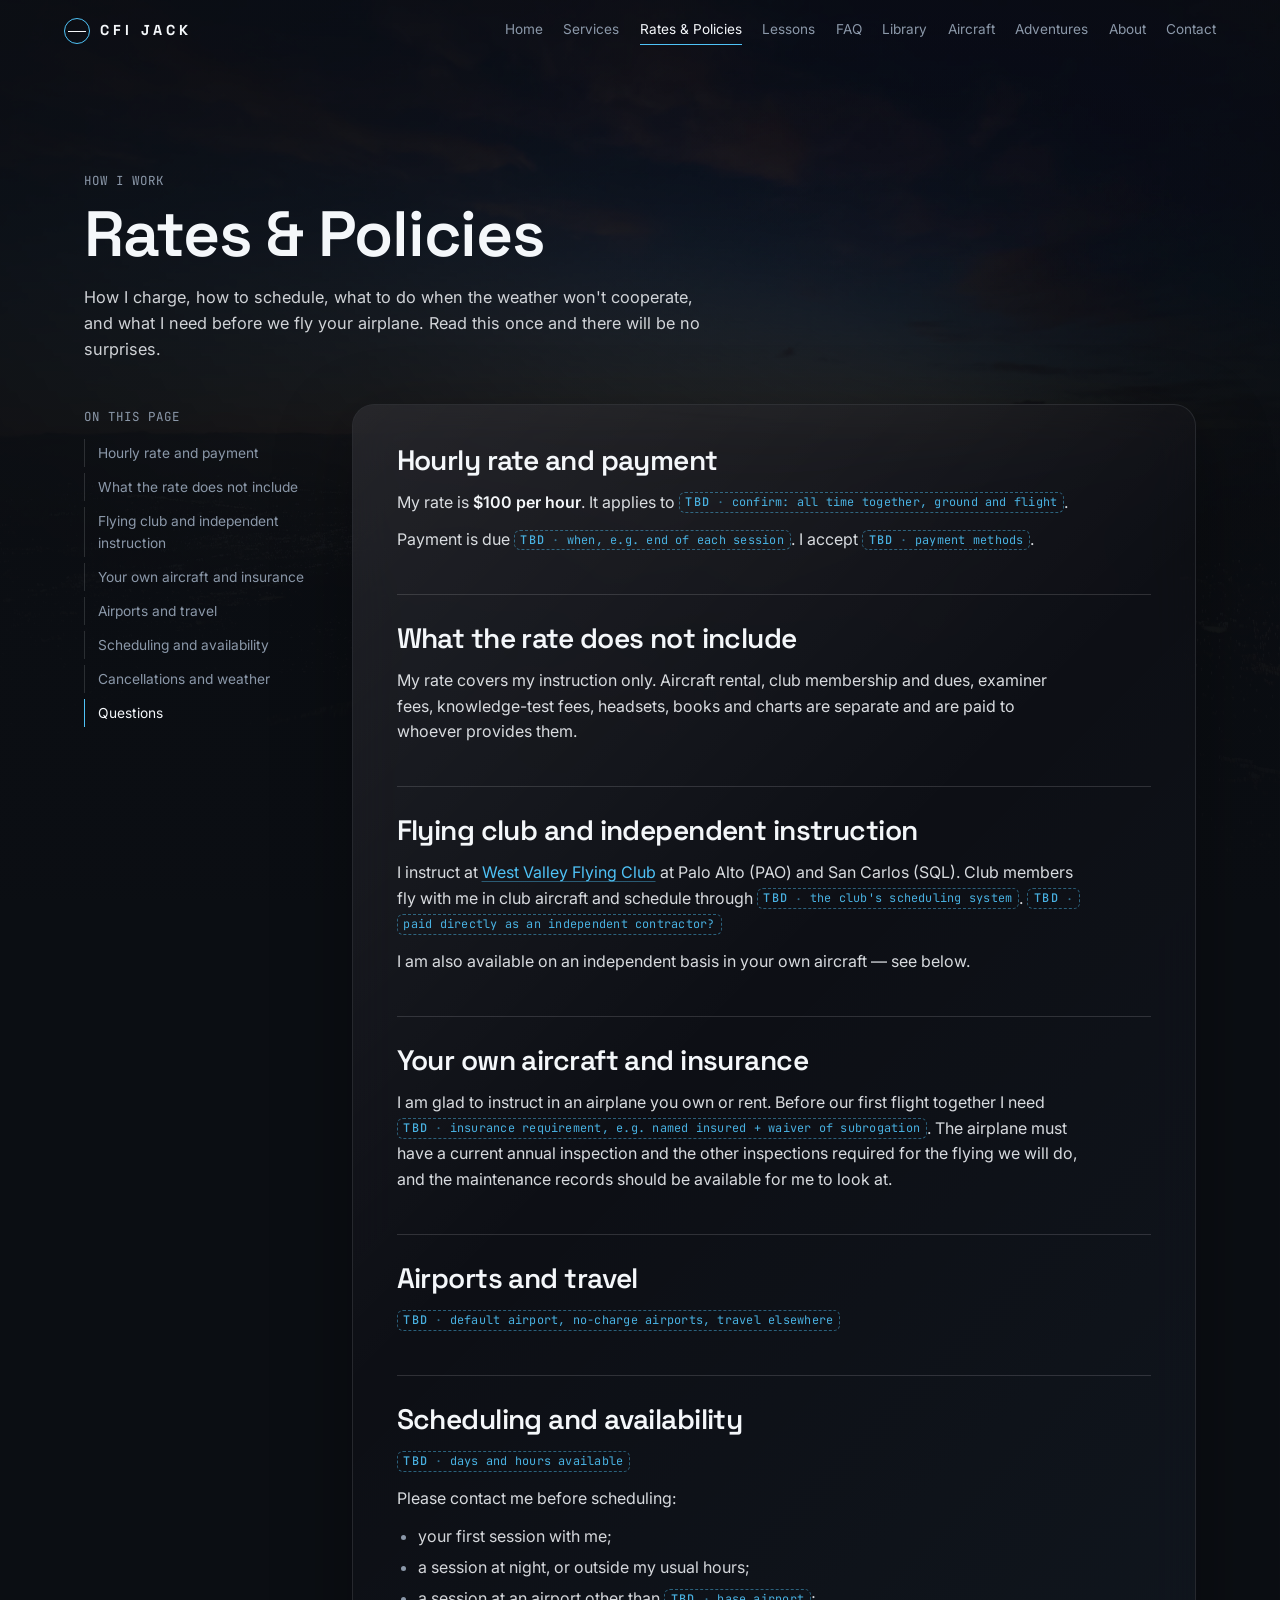
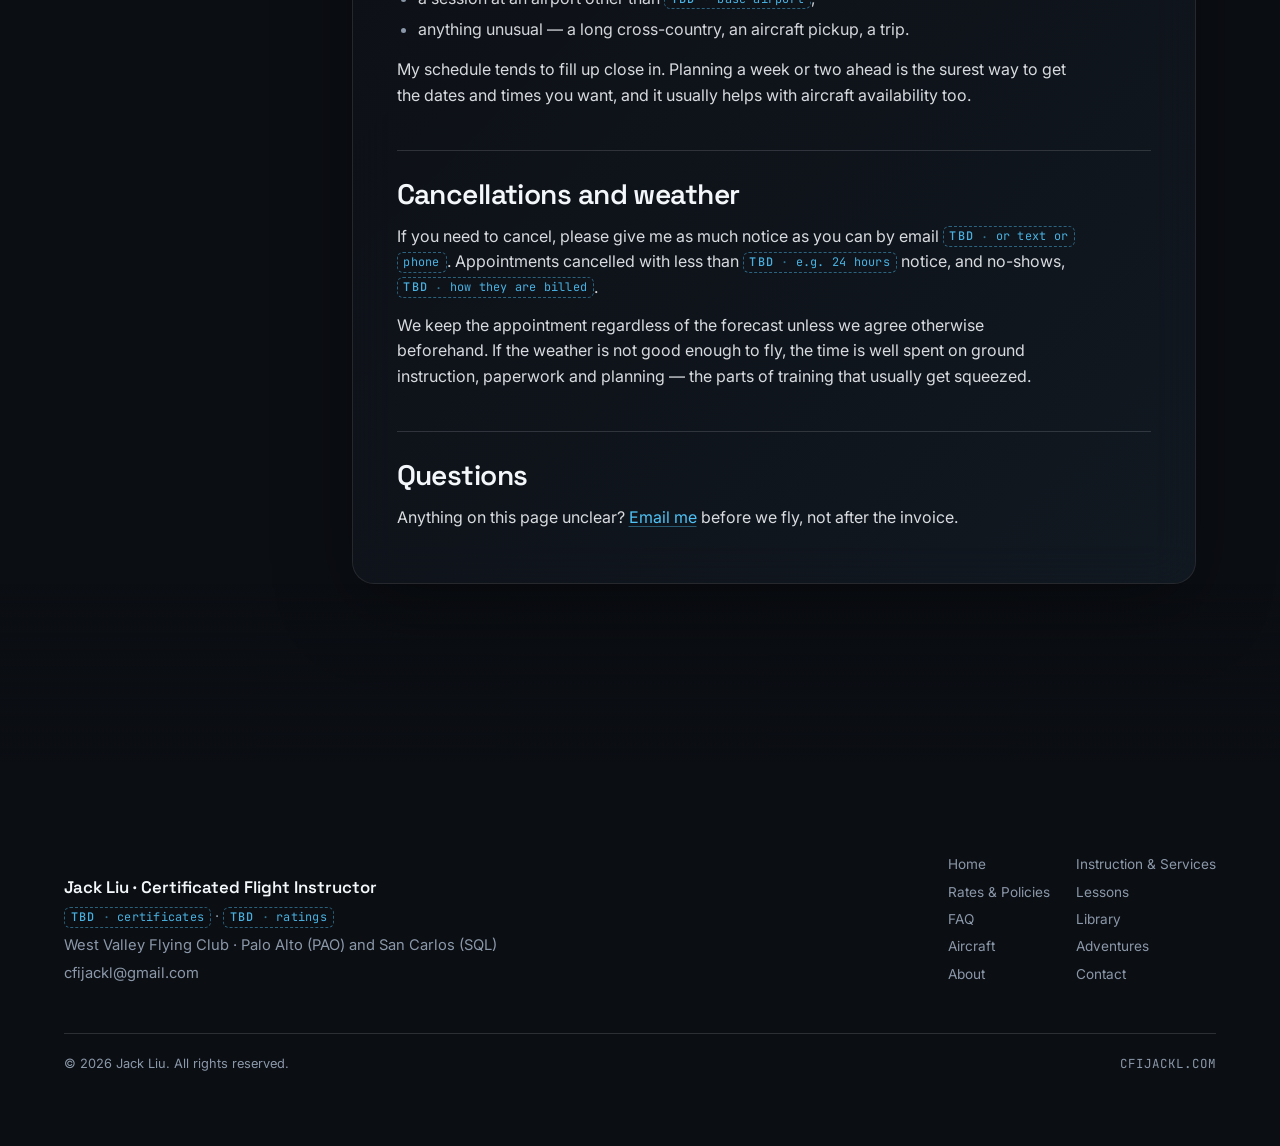
<file: rates-policies/index.html>
<!doctype html>
<html lang="en">
  <head>
    <!-- generated by scripts/gen-pages.mjs from content/ — edit the markdown, not this file -->
    <meta charset="UTF-8" />
    <meta name="viewport" content="width=device-width, initial-scale=1.0" />
    <title>Rates &amp; Policies · Jack Liu, CFI</title>
    <meta name="description" content="How I charge, how to schedule, what to do when the weather won't cooperate, and what I need before we fly your airplane. Read this once and there will be n" />
    <meta name="theme-color" content="#0B0E13" />
    <link rel="icon" href="data:image/svg+xml,%3Csvg xmlns='http://www.w3.org/2000/svg' viewBox='0 0 32 32'%3E%3Crect width='32' height='32' rx='7' fill='%230B0E13'/%3E%3Ccircle cx='16' cy='16' r='9' fill='none' stroke='%234FC3F7' stroke-width='1.6'/%3E%3Cpath d='M6 16h20' stroke='%23F4F7FA' stroke-width='1.6'/%3E%3C/svg%3E" />
    <link rel="preconnect" href="https://fonts.googleapis.com" />
    <link rel="preconnect" href="https://fonts.gstatic.com" crossorigin />
    <link href="https://fonts.googleapis.com/css2?family=Space+Grotesk:wght@400;500;600;700&family=Inter:wght@400;500;600&family=JetBrains+Mono:wght@400;500&display=swap" rel="stylesheet" />
    <script type="module" crossorigin src="../assets/nav-DBJWVZeQ.js"></script>
    <script type="module" crossorigin src="../assets/page-DE21d_h9.js"></script>
    <link rel="stylesheet" crossorigin href="../assets/nav-D56cv4-i.css">
    <link rel="stylesheet" crossorigin href="../assets/page-Bg2IWgCu.css">
  </head>
  <body class="page">
    <img class="page-bg" src="../img/page-bg.jpg" alt="" aria-hidden="true" />
    <div class="bg-tint" aria-hidden="true"></div>

    <header class="nav" id="nav">
      <a href="../" class="nav__logo" aria-label="CFI JACK — home"><span class="nav__horizon"></span>CFI JACK</a>
      <nav class="nav__links" aria-label="Pages">
          <a href="../">Home</a>
          <a href="../instruction-services/">Services</a>
          <a href="../rates-policies/" aria-current="page">Rates &amp; Policies</a>
          <a href="../lessons/">Lessons</a>
          <a href="../faq/">FAQ</a>
          <a href="../library/">Library</a>
          <a href="../aircraft/">Aircraft</a>
          <a href="../adventures/">Adventures</a>
          <a href="../about/">About</a>
          <a href="../contact/">Contact</a>
      </nav>
      <button class="glass-btn nav__menu" id="menu-btn" type="button" aria-expanded="false" aria-controls="menu">Menu</button>
    </header>
    <div class="menu" id="menu" hidden>
      <nav class="menu__links" aria-label="Pages">
          <a href="../">Home</a>
          <a href="../instruction-services/">Instruction &amp; Services</a>
          <a href="../rates-policies/" aria-current="page">Rates &amp; Policies</a>
          <a href="../lessons/">Lessons</a>
          <a href="../faq/">FAQ</a>
          <a href="../library/">Library</a>
          <a href="../aircraft/">Aircraft</a>
          <a href="../adventures/">Adventures</a>
          <a href="../about/">About</a>
          <a href="../contact/">Contact</a>
      </nav>
    </div>

    <main id="page">
      <article class="doc doc--toc">
        <header class="doc__head">
          <p class="eyebrow mono">How I work</p>
          <h1>Rates &amp; Policies</h1>
          <p class="doc__lede">How I charge, how to schedule, what to do when the weather won't cooperate, and what I need before we fly your airplane. Read this once and there will be no surprises.</p>
        </header>
        <div class="doc__layout">
          <nav class="toc" aria-label="On this page">
            <p class="eyebrow mono">On this page</p>
            <a href="#hourly-rate-and-payment">Hourly rate and payment</a>
            <a href="#what-the-rate-does-not-include">What the rate does not include</a>
            <a href="#flying-club-and-independent-instruction">Flying club and independent instruction</a>
            <a href="#your-own-aircraft-and-insurance">Your own aircraft and insurance</a>
            <a href="#airports-and-travel">Airports and travel</a>
            <a href="#scheduling-and-availability">Scheduling and availability</a>
            <a href="#cancellations-and-weather">Cancellations and weather</a>
            <a href="#questions">Questions</a>
          </nav>
          <div class="prose glass">
<h2 id="hourly-rate-and-payment">Hourly rate and payment</h2>
<p>My rate is <strong>$100 per hour</strong>. It applies to <span class="tbd" title="Pending from Jack"><b>TBD</b><span>confirm: all time together, ground and flight</span></span>.</p>
<p>Payment is due <span class="tbd" title="Pending from Jack"><b>TBD</b><span>when, e.g. end of each session</span></span>. I accept <span class="tbd" title="Pending from Jack"><b>TBD</b><span>payment methods</span></span>.</p>
<h2 id="what-the-rate-does-not-include">What the rate does not include</h2>
<p>My rate covers my instruction only. Aircraft rental, club membership and dues, examiner fees, knowledge-test fees, headsets, books and charts are separate and are paid to whoever provides them.</p>
<h2 id="flying-club-and-independent-instruction">Flying club and independent instruction</h2>
<p>I instruct at <a href="https://wvfc.org" target="_blank" rel="noopener">West Valley Flying Club</a> at Palo Alto (PAO) and San Carlos (SQL). Club members fly with me in club aircraft and schedule through <span class="tbd" title="Pending from Jack"><b>TBD</b><span>the club&#39;s scheduling system</span></span>. <span class="tbd" title="Pending from Jack"><b>TBD</b><span>paid directly as an independent contractor?</span></span></p>
<p>I am also available on an independent basis in your own aircraft — see below.</p>
<h2 id="your-own-aircraft-and-insurance">Your own aircraft and insurance</h2>
<p>I am glad to instruct in an airplane you own or rent. Before our first flight together I need <span class="tbd" title="Pending from Jack"><b>TBD</b><span>insurance requirement, e.g. named insured + waiver of subrogation</span></span>. The airplane must have a current annual inspection and the other inspections required for the flying we will do, and the maintenance records should be available for me to look at.</p>
<h2 id="airports-and-travel">Airports and travel</h2>
<p><span class="tbd" title="Pending from Jack"><b>TBD</b><span>default airport, no-charge airports, travel elsewhere</span></span></p>
<h2 id="scheduling-and-availability">Scheduling and availability</h2>
<p><span class="tbd" title="Pending from Jack"><b>TBD</b><span>days and hours available</span></span></p>
<p>Please contact me before scheduling:</p>
<ul>
<li>your first session with me;</li>
<li>a session at night, or outside my usual hours;</li>
<li>a session at an airport other than <span class="tbd" title="Pending from Jack"><b>TBD</b><span>base airport</span></span>;</li>
<li>anything unusual — a long cross-country, an aircraft pickup, a trip.</li>
</ul>
<p>My schedule tends to fill up close in. Planning a week or two ahead is the surest way to get the dates and times you want, and it usually helps with aircraft availability too.</p>
<h2 id="cancellations-and-weather">Cancellations and weather</h2>
<p>If you need to cancel, please give me as much notice as you can by email <span class="tbd" title="Pending from Jack"><b>TBD</b><span>or text or phone</span></span>. Appointments cancelled with less than <span class="tbd" title="Pending from Jack"><b>TBD</b><span>e.g. 24 hours</span></span> notice, and no-shows, <span class="tbd" title="Pending from Jack"><b>TBD</b><span>how they are billed</span></span>.</p>
<p>We keep the appointment regardless of the forecast unless we agree otherwise beforehand. If the weather is not good enough to fly, the time is well spent on ground instruction, paperwork and planning — the parts of training that usually get squeezed.</p>
<h2 id="questions">Questions</h2>
<p>Anything on this page unclear? <a href="../contact/">Email me</a> before we fly, not after the invoice.</p>

          </div>
        </div>
      </article>
    </main>

    <footer class="footer footer--page">
      <div class="footer__grid">
        <div class="sig">
          <p class="sig__line sig__name">Jack Liu · Certificated Flight Instructor</p>
          <p class="sig__line"><span class="tbd" title="Pending from Jack"><b>TBD</b><span>certificates</span></span> · <span class="tbd" title="Pending from Jack"><b>TBD</b><span>ratings</span></span></p>
          <p class="sig__line">West Valley Flying Club · Palo Alto (PAO) and San Carlos (SQL)</p>
          <p class="sig__line"><a data-mailto data-email></a> <span data-phone hidden></span></p>
        </div>
        <nav class="footer__links" aria-label="Footer">
          <a href="../">Home</a>
          <a href="../instruction-services/">Instruction &amp; Services</a>
          <a href="../rates-policies/">Rates &amp; Policies</a>
          <a href="../lessons/">Lessons</a>
          <a href="../faq/">FAQ</a>
          <a href="../library/">Library</a>
          <a href="../aircraft/">Aircraft</a>
          <a href="../adventures/">Adventures</a>
          <a href="../about/">About</a>
          <a href="../contact/">Contact</a>
        </nav>
      </div>
      <div class="footer__line">
        <span>© <span data-year></span> Jack Liu. All rights reserved.</span>
        <span class="mono">cfijackl.com</span>
      </div>
    </footer>

  </body>
</html>
</file>
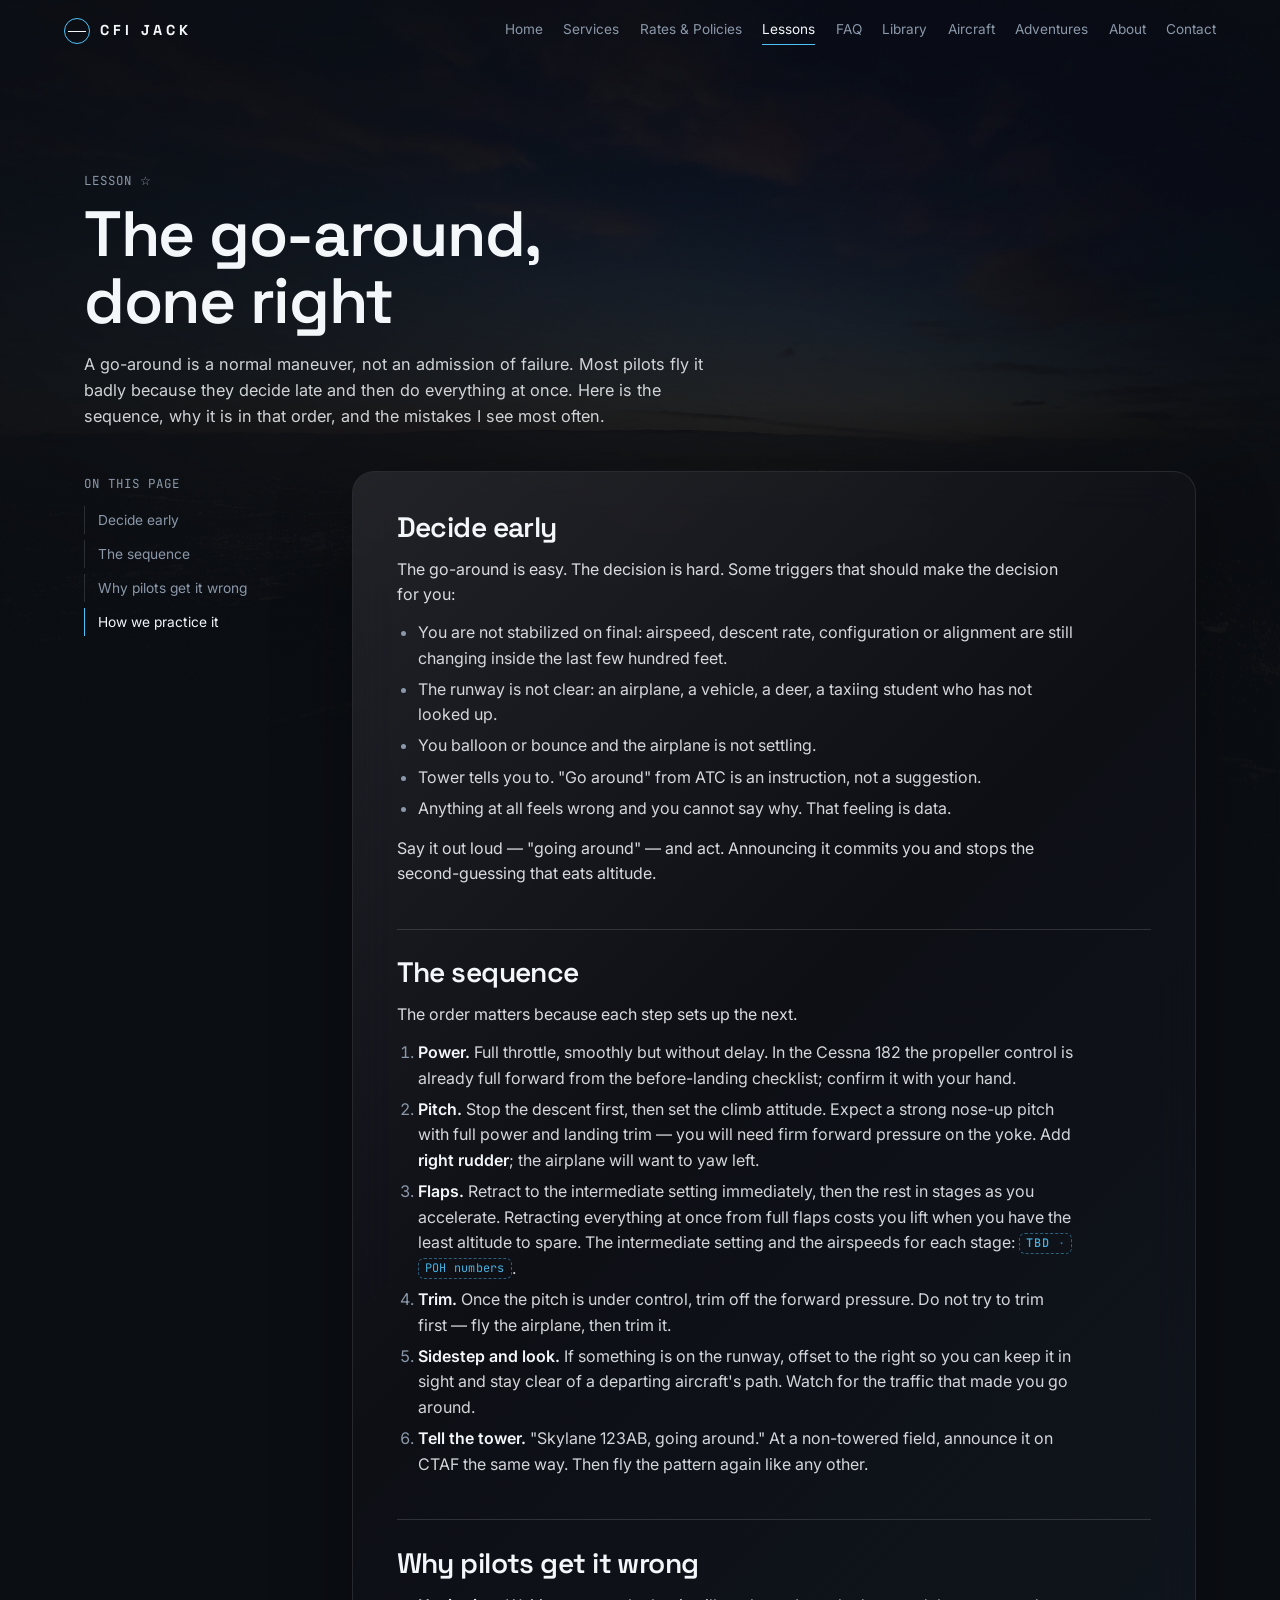
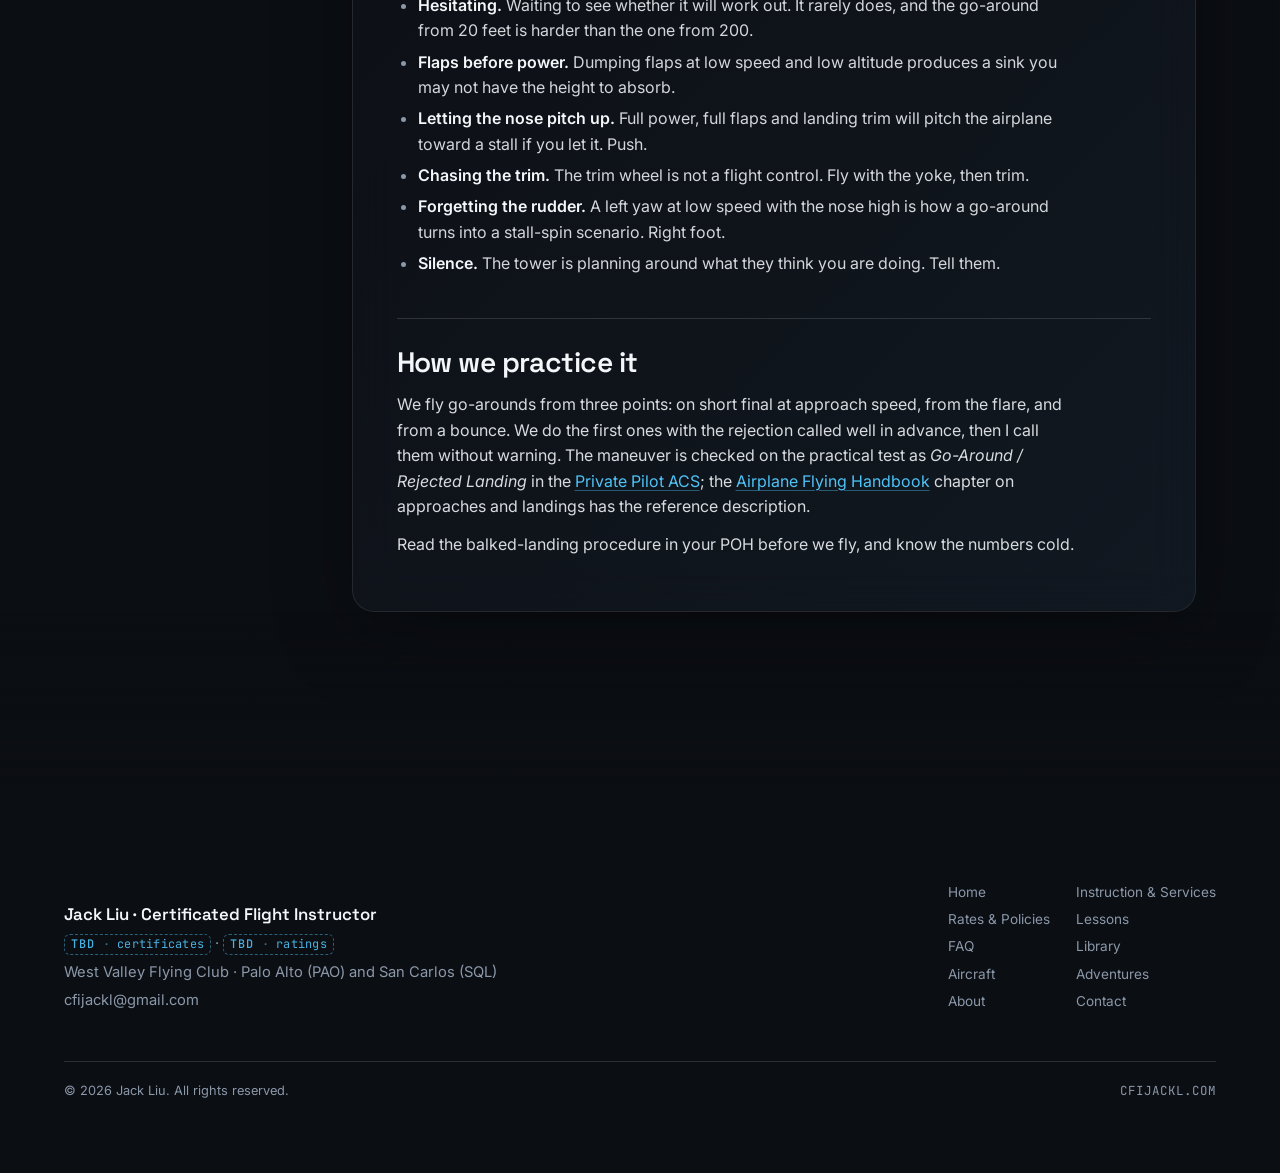
<file: lessons/the-go-around/index.html>
<!doctype html>
<html lang="en">
  <head>
    <!-- generated by scripts/gen-pages.mjs from content/ — edit the markdown, not this file -->
    <meta charset="UTF-8" />
    <meta name="viewport" content="width=device-width, initial-scale=1.0" />
    <title>The go-around, done right · Jack Liu, CFI</title>
    <meta name="description" content="A go-around is a normal maneuver, not an admission of failure. Most pilots fly it badly because they decide late and then do everything at once. Here is th" />
    <meta name="theme-color" content="#0B0E13" />
    <link rel="icon" href="data:image/svg+xml,%3Csvg xmlns='http://www.w3.org/2000/svg' viewBox='0 0 32 32'%3E%3Crect width='32' height='32' rx='7' fill='%230B0E13'/%3E%3Ccircle cx='16' cy='16' r='9' fill='none' stroke='%234FC3F7' stroke-width='1.6'/%3E%3Cpath d='M6 16h20' stroke='%23F4F7FA' stroke-width='1.6'/%3E%3C/svg%3E" />
    <link rel="preconnect" href="https://fonts.googleapis.com" />
    <link rel="preconnect" href="https://fonts.gstatic.com" crossorigin />
    <link href="https://fonts.googleapis.com/css2?family=Space+Grotesk:wght@400;500;600;700&family=Inter:wght@400;500;600&family=JetBrains+Mono:wght@400;500&display=swap" rel="stylesheet" />
    <script type="module" crossorigin src="../../assets/nav-DBJWVZeQ.js"></script>
    <script type="module" crossorigin src="../../assets/page-DE21d_h9.js"></script>
    <link rel="stylesheet" crossorigin href="../../assets/nav-D56cv4-i.css">
    <link rel="stylesheet" crossorigin href="../../assets/page-Bg2IWgCu.css">
  </head>
  <body class="page">
    <img class="page-bg" src="../../img/page-bg.jpg" alt="" aria-hidden="true" />
    <div class="bg-tint" aria-hidden="true"></div>

    <header class="nav" id="nav">
      <a href="../../" class="nav__logo" aria-label="CFI JACK — home"><span class="nav__horizon"></span>CFI JACK</a>
      <nav class="nav__links" aria-label="Pages">
          <a href="../../">Home</a>
          <a href="../../instruction-services/">Services</a>
          <a href="../../rates-policies/">Rates &amp; Policies</a>
          <a href="../../lessons/" aria-current="page">Lessons</a>
          <a href="../../faq/">FAQ</a>
          <a href="../../library/">Library</a>
          <a href="../../aircraft/">Aircraft</a>
          <a href="../../adventures/">Adventures</a>
          <a href="../../about/">About</a>
          <a href="../../contact/">Contact</a>
      </nav>
      <button class="glass-btn nav__menu" id="menu-btn" type="button" aria-expanded="false" aria-controls="menu">Menu</button>
    </header>
    <div class="menu" id="menu" hidden>
      <nav class="menu__links" aria-label="Pages">
          <a href="../../">Home</a>
          <a href="../../instruction-services/">Instruction &amp; Services</a>
          <a href="../../rates-policies/">Rates &amp; Policies</a>
          <a href="../../lessons/" aria-current="page">Lessons</a>
          <a href="../../faq/">FAQ</a>
          <a href="../../library/">Library</a>
          <a href="../../aircraft/">Aircraft</a>
          <a href="../../adventures/">Adventures</a>
          <a href="../../about/">About</a>
          <a href="../../contact/">Contact</a>
      </nav>
    </div>

    <main id="page">
      <article class="doc doc--toc">
        <header class="doc__head">
          <p class="eyebrow mono">Lesson ☆</p>
          <h1>The go-around, done right</h1>
          <p class="doc__lede">A go-around is a normal maneuver, not an admission of failure. Most pilots fly it badly because they decide late and then do everything at once. Here is the sequence, why it is in that order, and the mistakes I see most often.</p>
        </header>
        <div class="doc__layout">
          <nav class="toc" aria-label="On this page">
            <p class="eyebrow mono">On this page</p>
            <a href="#decide-early">Decide early</a>
            <a href="#the-sequence">The sequence</a>
            <a href="#why-pilots-get-it-wrong">Why pilots get it wrong</a>
            <a href="#how-we-practice-it">How we practice it</a>
          </nav>
          <div class="prose glass">
<h2 id="decide-early">Decide early</h2>
<p>The go-around is easy. The decision is hard. Some triggers that should make the decision for you:</p>
<ul>
<li>You are not stabilized on final: airspeed, descent rate, configuration or alignment are still changing inside the last few hundred feet.</li>
<li>The runway is not clear: an airplane, a vehicle, a deer, a taxiing student who has not looked up.</li>
<li>You balloon or bounce and the airplane is not settling.</li>
<li>Tower tells you to. &quot;Go around&quot; from ATC is an instruction, not a suggestion.</li>
<li>Anything at all feels wrong and you cannot say why. That feeling is data.</li>
</ul>
<p>Say it out loud — &quot;going around&quot; — and act. Announcing it commits you and stops the second-guessing that eats altitude.</p>
<h2 id="the-sequence">The sequence</h2>
<p>The order matters because each step sets up the next.</p>
<ol>
<li><strong>Power.</strong> Full throttle, smoothly but without delay. In the Cessna 182 the propeller control is already full forward from the before-landing checklist; confirm it with your hand.</li>
<li><strong>Pitch.</strong> Stop the descent first, then set the climb attitude. Expect a strong nose-up pitch with full power and landing trim — you will need firm forward pressure on the yoke. Add <strong>right rudder</strong>; the airplane will want to yaw left.</li>
<li><strong>Flaps.</strong> Retract to the intermediate setting immediately, then the rest in stages as you accelerate. Retracting everything at once from full flaps costs you lift when you have the least altitude to spare. The intermediate setting and the airspeeds for each stage: <span class="tbd" title="Pending from Jack"><b>TBD</b><span>POH numbers</span></span>.</li>
<li><strong>Trim.</strong> Once the pitch is under control, trim off the forward pressure. Do not try to trim first — fly the airplane, then trim it.</li>
<li><strong>Sidestep and look.</strong> If something is on the runway, offset to the right so you can keep it in sight and stay clear of a departing aircraft&#39;s path. Watch for the traffic that made you go around.</li>
<li><strong>Tell the tower.</strong> &quot;Skylane 123AB, going around.&quot; At a non-towered field, announce it on CTAF the same way. Then fly the pattern again like any other.</li>
</ol>
<h2 id="why-pilots-get-it-wrong">Why pilots get it wrong</h2>
<ul>
<li><strong>Hesitating.</strong> Waiting to see whether it will work out. It rarely does, and the go-around from 20 feet is harder than the one from 200.</li>
<li><strong>Flaps before power.</strong> Dumping flaps at low speed and low altitude produces a sink you may not have the height to absorb.</li>
<li><strong>Letting the nose pitch up.</strong> Full power, full flaps and landing trim will pitch the airplane toward a stall if you let it. Push.</li>
<li><strong>Chasing the trim.</strong> The trim wheel is not a flight control. Fly with the yoke, then trim.</li>
<li><strong>Forgetting the rudder.</strong> A left yaw at low speed with the nose high is how a go-around turns into a stall-spin scenario. Right foot.</li>
<li><strong>Silence.</strong> The tower is planning around what they think you are doing. Tell them.</li>
</ul>
<h2 id="how-we-practice-it">How we practice it</h2>
<p>We fly go-arounds from three points: on short final at approach speed, from the flare, and from a bounce. We do the first ones with the rejection called well in advance, then I call them without warning. The maneuver is checked on the practical test as <em>Go-Around / Rejected Landing</em> in the <a href="https://www.faa.gov/training_testing/testing/acs" target="_blank" rel="noopener">Private Pilot ACS</a>; the <a href="https://www.faa.gov/regulations_policies/handbooks_manuals/aviation" target="_blank" rel="noopener">Airplane Flying Handbook</a> chapter on approaches and landings has the reference description.</p>
<p>Read the balked-landing procedure in your POH before we fly, and know the numbers cold.</p>

          </div>
        </div>
      </article>
    </main>

    <footer class="footer footer--page">
      <div class="footer__grid">
        <div class="sig">
          <p class="sig__line sig__name">Jack Liu · Certificated Flight Instructor</p>
          <p class="sig__line"><span class="tbd" title="Pending from Jack"><b>TBD</b><span>certificates</span></span> · <span class="tbd" title="Pending from Jack"><b>TBD</b><span>ratings</span></span></p>
          <p class="sig__line">West Valley Flying Club · Palo Alto (PAO) and San Carlos (SQL)</p>
          <p class="sig__line"><a data-mailto data-email></a> <span data-phone hidden></span></p>
        </div>
        <nav class="footer__links" aria-label="Footer">
          <a href="../../">Home</a>
          <a href="../../instruction-services/">Instruction &amp; Services</a>
          <a href="../../rates-policies/">Rates &amp; Policies</a>
          <a href="../../lessons/">Lessons</a>
          <a href="../../faq/">FAQ</a>
          <a href="../../library/">Library</a>
          <a href="../../aircraft/">Aircraft</a>
          <a href="../../adventures/">Adventures</a>
          <a href="../../about/">About</a>
          <a href="../../contact/">Contact</a>
        </nav>
      </div>
      <div class="footer__line">
        <span>© <span data-year></span> Jack Liu. All rights reserved.</span>
        <span class="mono">cfijackl.com</span>
      </div>
    </footer>

  </body>
</html>
</file>
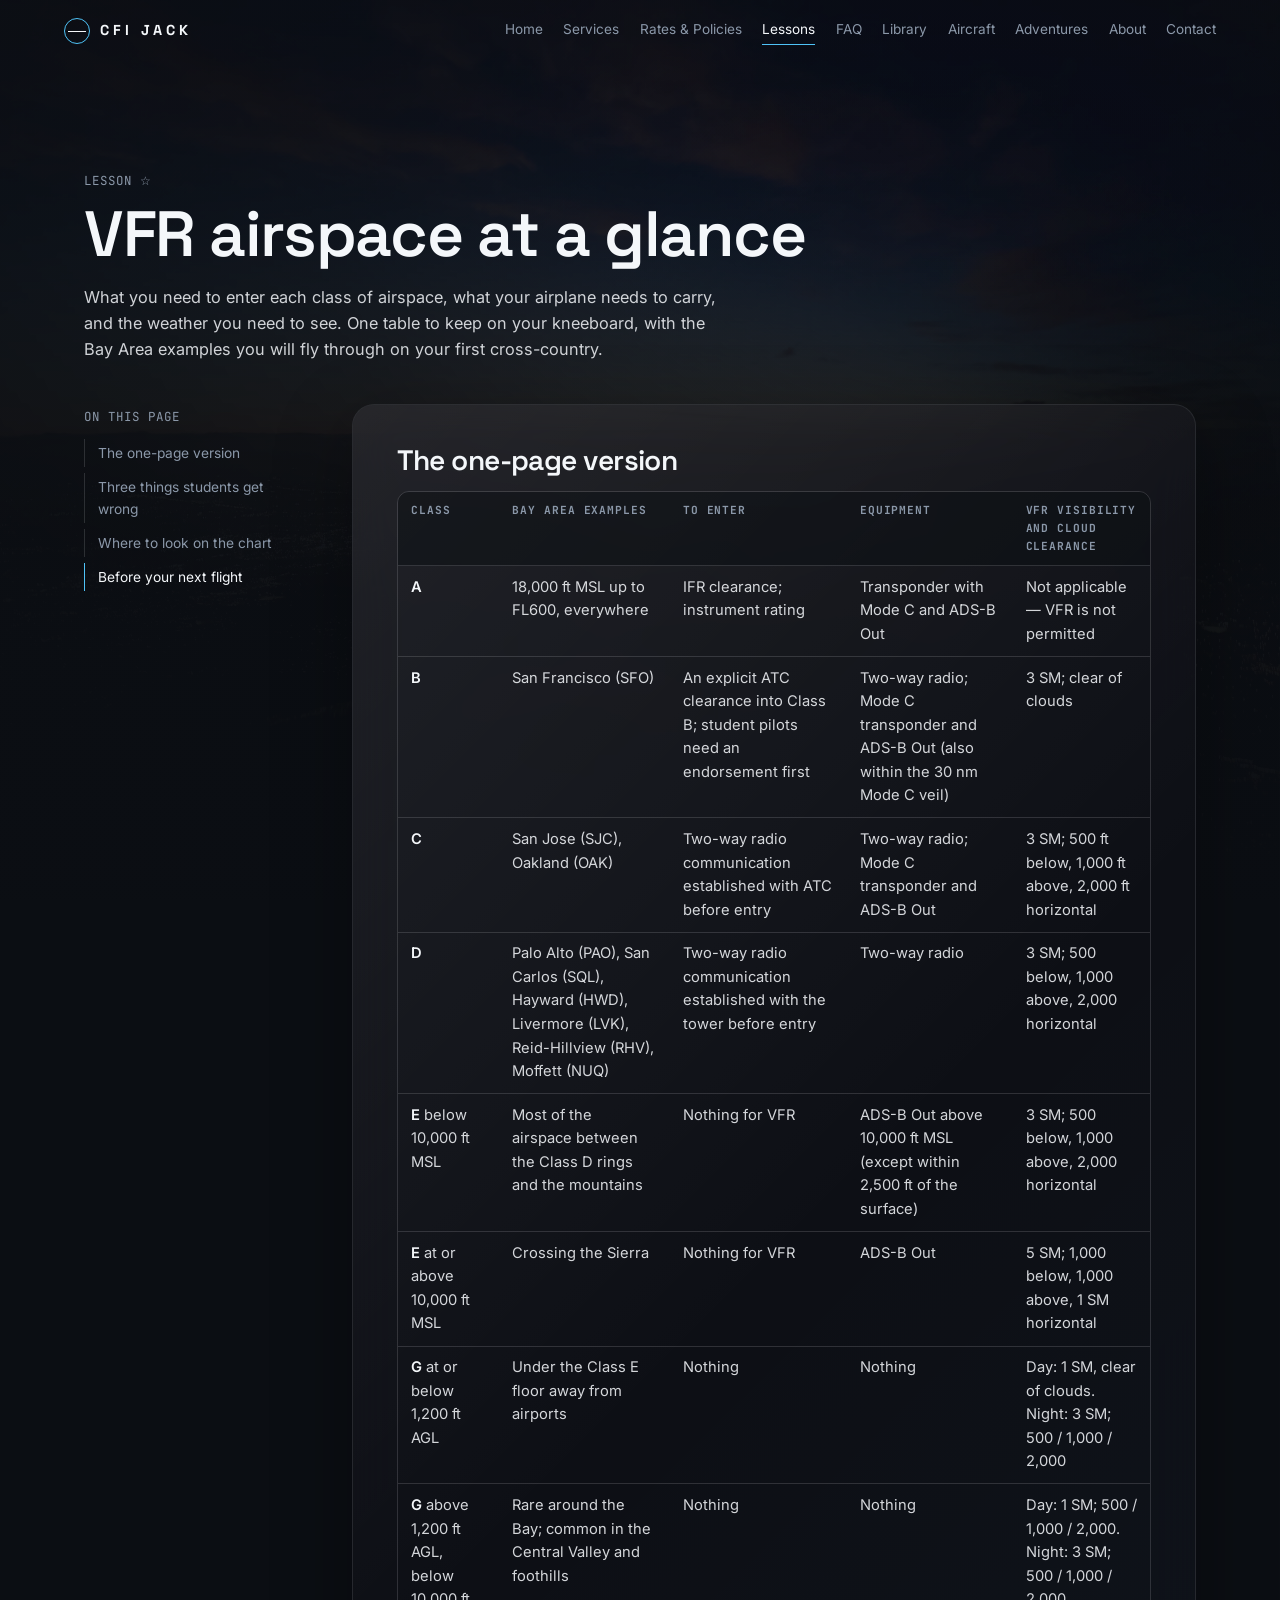
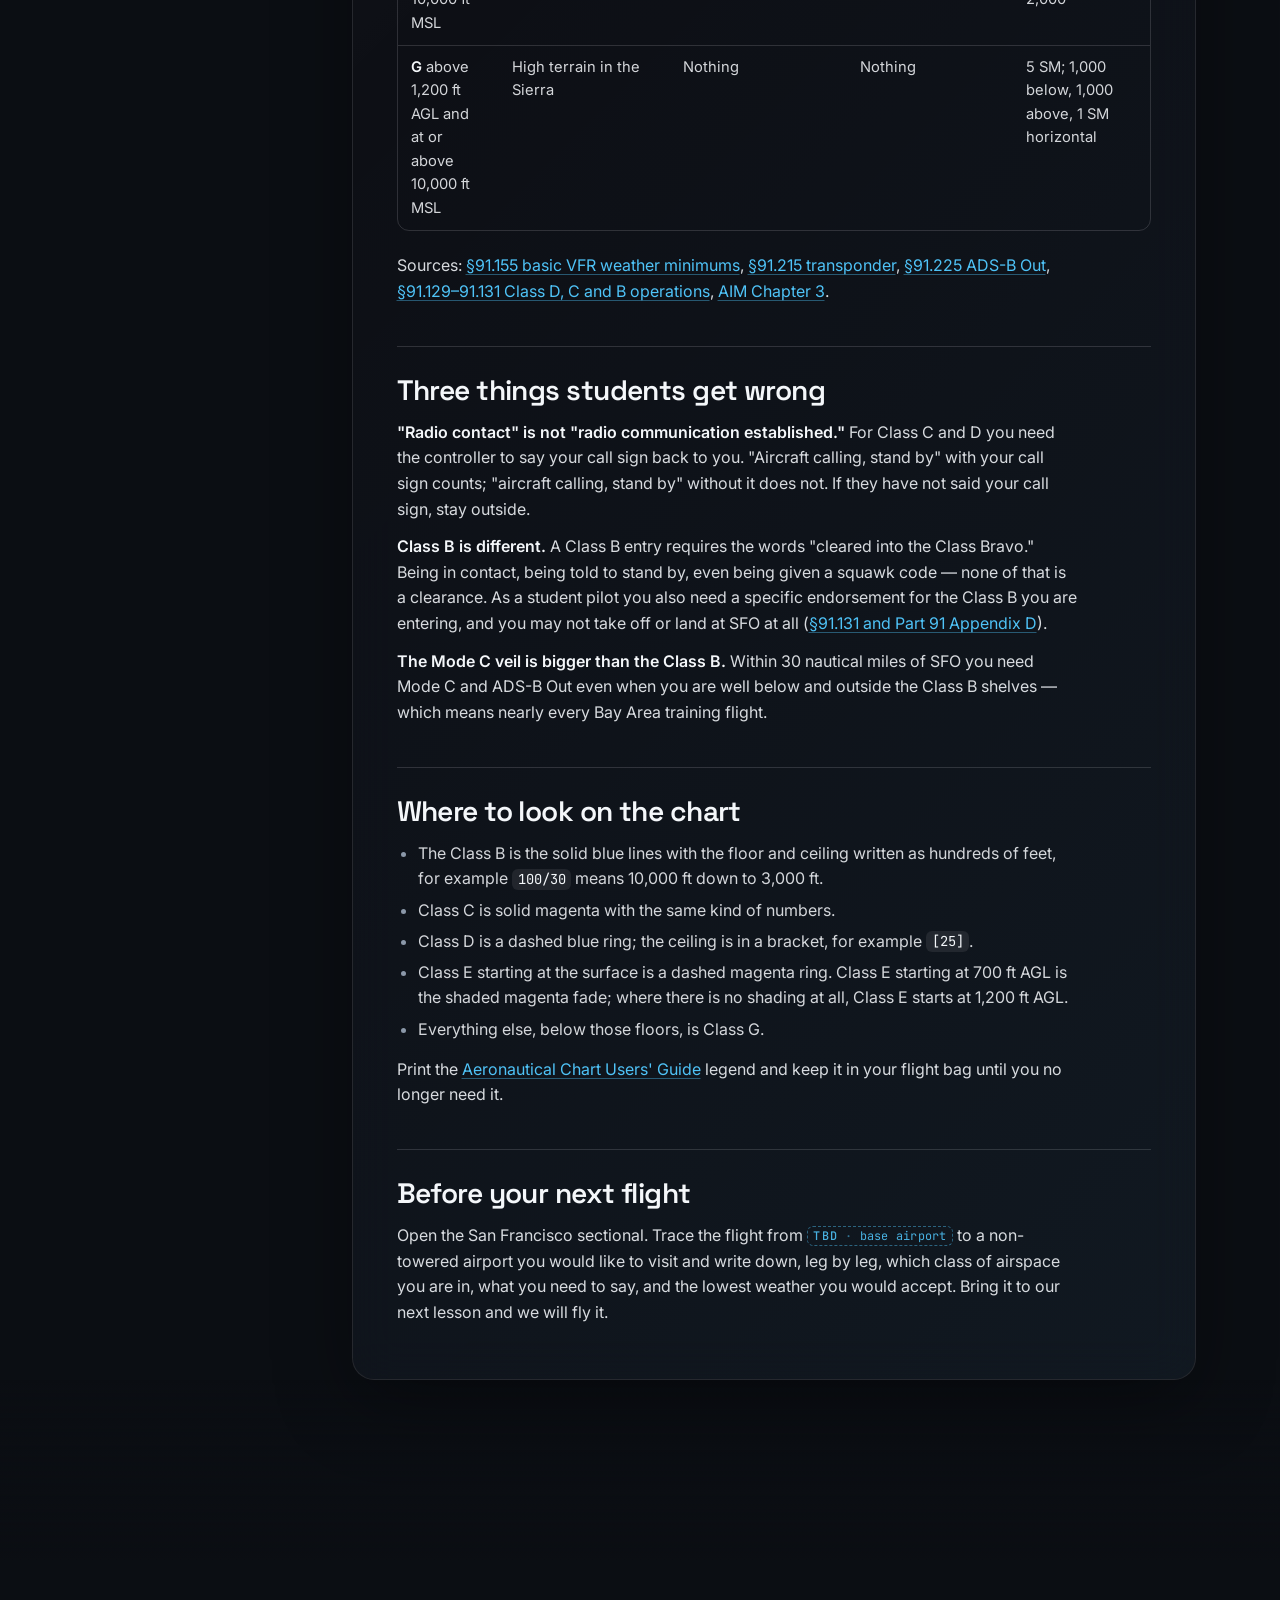
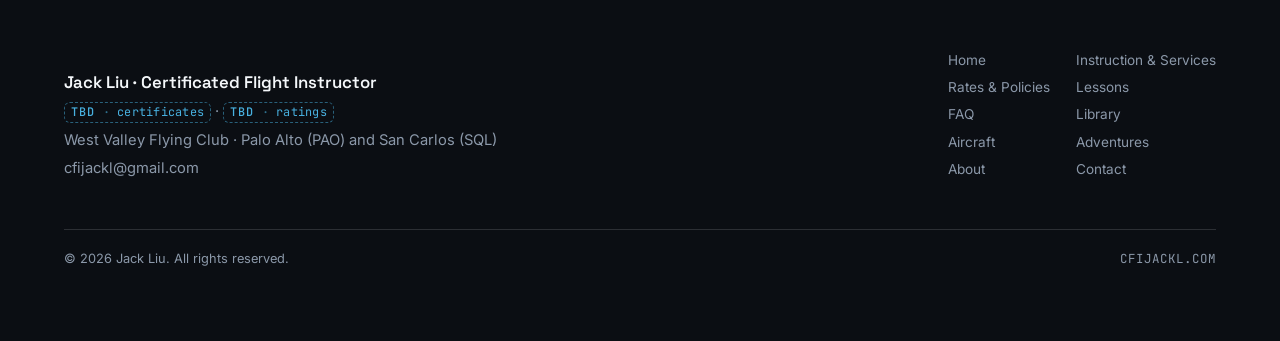
<file: lessons/vfr-airspace-at-a-glance/index.html>
<!doctype html>
<html lang="en">
  <head>
    <!-- generated by scripts/gen-pages.mjs from content/ — edit the markdown, not this file -->
    <meta charset="UTF-8" />
    <meta name="viewport" content="width=device-width, initial-scale=1.0" />
    <title>VFR airspace at a glance · Jack Liu, CFI</title>
    <meta name="description" content="What you need to enter each class of airspace, what your airplane needs to carry, and the weather you need to see. One table to keep on your kneeboard, wit" />
    <meta name="theme-color" content="#0B0E13" />
    <link rel="icon" href="data:image/svg+xml,%3Csvg xmlns='http://www.w3.org/2000/svg' viewBox='0 0 32 32'%3E%3Crect width='32' height='32' rx='7' fill='%230B0E13'/%3E%3Ccircle cx='16' cy='16' r='9' fill='none' stroke='%234FC3F7' stroke-width='1.6'/%3E%3Cpath d='M6 16h20' stroke='%23F4F7FA' stroke-width='1.6'/%3E%3C/svg%3E" />
    <link rel="preconnect" href="https://fonts.googleapis.com" />
    <link rel="preconnect" href="https://fonts.gstatic.com" crossorigin />
    <link href="https://fonts.googleapis.com/css2?family=Space+Grotesk:wght@400;500;600;700&family=Inter:wght@400;500;600&family=JetBrains+Mono:wght@400;500&display=swap" rel="stylesheet" />
    <script type="module" crossorigin src="../../assets/nav-DBJWVZeQ.js"></script>
    <script type="module" crossorigin src="../../assets/page-DE21d_h9.js"></script>
    <link rel="stylesheet" crossorigin href="../../assets/nav-D56cv4-i.css">
    <link rel="stylesheet" crossorigin href="../../assets/page-Bg2IWgCu.css">
  </head>
  <body class="page">
    <img class="page-bg" src="../../img/page-bg.jpg" alt="" aria-hidden="true" />
    <div class="bg-tint" aria-hidden="true"></div>

    <header class="nav" id="nav">
      <a href="../../" class="nav__logo" aria-label="CFI JACK — home"><span class="nav__horizon"></span>CFI JACK</a>
      <nav class="nav__links" aria-label="Pages">
          <a href="../../">Home</a>
          <a href="../../instruction-services/">Services</a>
          <a href="../../rates-policies/">Rates &amp; Policies</a>
          <a href="../../lessons/" aria-current="page">Lessons</a>
          <a href="../../faq/">FAQ</a>
          <a href="../../library/">Library</a>
          <a href="../../aircraft/">Aircraft</a>
          <a href="../../adventures/">Adventures</a>
          <a href="../../about/">About</a>
          <a href="../../contact/">Contact</a>
      </nav>
      <button class="glass-btn nav__menu" id="menu-btn" type="button" aria-expanded="false" aria-controls="menu">Menu</button>
    </header>
    <div class="menu" id="menu" hidden>
      <nav class="menu__links" aria-label="Pages">
          <a href="../../">Home</a>
          <a href="../../instruction-services/">Instruction &amp; Services</a>
          <a href="../../rates-policies/">Rates &amp; Policies</a>
          <a href="../../lessons/" aria-current="page">Lessons</a>
          <a href="../../faq/">FAQ</a>
          <a href="../../library/">Library</a>
          <a href="../../aircraft/">Aircraft</a>
          <a href="../../adventures/">Adventures</a>
          <a href="../../about/">About</a>
          <a href="../../contact/">Contact</a>
      </nav>
    </div>

    <main id="page">
      <article class="doc doc--toc">
        <header class="doc__head">
          <p class="eyebrow mono">Lesson ☆</p>
          <h1>VFR airspace at a glance</h1>
          <p class="doc__lede">What you need to enter each class of airspace, what your airplane needs to carry, and the weather you need to see. One table to keep on your kneeboard, with the Bay Area examples you will fly through on your first cross-country.</p>
        </header>
        <div class="doc__layout">
          <nav class="toc" aria-label="On this page">
            <p class="eyebrow mono">On this page</p>
            <a href="#the-one-page-version">The one-page version</a>
            <a href="#three-things-students-get-wrong">Three things students get wrong</a>
            <a href="#where-to-look-on-the-chart">Where to look on the chart</a>
            <a href="#before-your-next-flight">Before your next flight</a>
          </nav>
          <div class="prose glass">
<h2 id="the-one-page-version">The one-page version</h2>
<div class="table-wrap"><table>
<thead>
<tr>
<th>Class</th>
<th>Bay Area examples</th>
<th>To enter</th>
<th>Equipment</th>
<th>VFR visibility and cloud clearance</th>
</tr>
</thead>
<tbody><tr>
<td><strong>A</strong></td>
<td>18,000 ft MSL up to FL600, everywhere</td>
<td>IFR clearance; instrument rating</td>
<td>Transponder with Mode C and ADS-B Out</td>
<td>Not applicable — VFR is not permitted</td>
</tr>
<tr>
<td><strong>B</strong></td>
<td>San Francisco (SFO)</td>
<td>An explicit ATC clearance into Class B; student pilots need an endorsement first</td>
<td>Two-way radio; Mode C transponder and ADS-B Out (also within the 30 nm Mode C veil)</td>
<td>3 SM; clear of clouds</td>
</tr>
<tr>
<td><strong>C</strong></td>
<td>San Jose (SJC), Oakland (OAK)</td>
<td>Two-way radio communication established with ATC before entry</td>
<td>Two-way radio; Mode C transponder and ADS-B Out</td>
<td>3 SM; 500 ft below, 1,000 ft above, 2,000 ft horizontal</td>
</tr>
<tr>
<td><strong>D</strong></td>
<td>Palo Alto (PAO), San Carlos (SQL), Hayward (HWD), Livermore (LVK), Reid-Hillview (RHV), Moffett (NUQ)</td>
<td>Two-way radio communication established with the tower before entry</td>
<td>Two-way radio</td>
<td>3 SM; 500 below, 1,000 above, 2,000 horizontal</td>
</tr>
<tr>
<td><strong>E</strong> below 10,000 ft MSL</td>
<td>Most of the airspace between the Class D rings and the mountains</td>
<td>Nothing for VFR</td>
<td>ADS-B Out above 10,000 ft MSL (except within 2,500 ft of the surface)</td>
<td>3 SM; 500 below, 1,000 above, 2,000 horizontal</td>
</tr>
<tr>
<td><strong>E</strong> at or above 10,000 ft MSL</td>
<td>Crossing the Sierra</td>
<td>Nothing for VFR</td>
<td>ADS-B Out</td>
<td>5 SM; 1,000 below, 1,000 above, 1 SM horizontal</td>
</tr>
<tr>
<td><strong>G</strong> at or below 1,200 ft AGL</td>
<td>Under the Class E floor away from airports</td>
<td>Nothing</td>
<td>Nothing</td>
<td>Day: 1 SM, clear of clouds. Night: 3 SM; 500 / 1,000 / 2,000</td>
</tr>
<tr>
<td><strong>G</strong> above 1,200 ft AGL, below 10,000 ft MSL</td>
<td>Rare around the Bay; common in the Central Valley and foothills</td>
<td>Nothing</td>
<td>Nothing</td>
<td>Day: 1 SM; 500 / 1,000 / 2,000. Night: 3 SM; 500 / 1,000 / 2,000</td>
</tr>
<tr>
<td><strong>G</strong> above 1,200 ft AGL and at or above 10,000 ft MSL</td>
<td>High terrain in the Sierra</td>
<td>Nothing</td>
<td>Nothing</td>
<td>5 SM; 1,000 below, 1,000 above, 1 SM horizontal</td>
</tr>
</tbody></table></div>
<p>Sources: <a href="https://www.ecfr.gov/current/title-14/section-91.155" target="_blank" rel="noopener">§91.155 basic VFR weather minimums</a>, <a href="https://www.ecfr.gov/current/title-14/section-91.215" target="_blank" rel="noopener">§91.215 transponder</a>, <a href="https://www.ecfr.gov/current/title-14/section-91.225" target="_blank" rel="noopener">§91.225 ADS-B Out</a>, <a href="https://www.ecfr.gov/current/title-14/part-91/subpart-B/subject-group-ECFRe4c59b5f5506932" target="_blank" rel="noopener">§91.129–91.131 Class D, C and B operations</a>, <a href="https://www.faa.gov/air_traffic/publications/atpubs/aim_html/chap3_section_1.html" target="_blank" rel="noopener">AIM Chapter 3</a>.</p>
<h2 id="three-things-students-get-wrong">Three things students get wrong</h2>
<p><strong>&quot;Radio contact&quot; is not &quot;radio communication established.&quot;</strong> For Class C and D you need the controller to say your call sign back to you. &quot;Aircraft calling, stand by&quot; with your call sign counts; &quot;aircraft calling, stand by&quot; without it does not. If they have not said your call sign, stay outside.</p>
<p><strong>Class B is different.</strong> A Class B entry requires the words &quot;cleared into the Class Bravo.&quot; Being in contact, being told to stand by, even being given a squawk code — none of that is a clearance. As a student pilot you also need a specific endorsement for the Class B you are entering, and you may not take off or land at SFO at all (<a href="https://www.ecfr.gov/current/title-14/section-91.131" target="_blank" rel="noopener">§91.131 and Part 91 Appendix D</a>).</p>
<p><strong>The Mode C veil is bigger than the Class B.</strong> Within 30 nautical miles of SFO you need Mode C and ADS-B Out even when you are well below and outside the Class B shelves — which means nearly every Bay Area training flight.</p>
<h2 id="where-to-look-on-the-chart">Where to look on the chart</h2>
<ul>
<li>The Class B is the solid blue lines with the floor and ceiling written as hundreds of feet, for example <code>100/30</code> means 10,000 ft down to 3,000 ft.</li>
<li>Class C is solid magenta with the same kind of numbers.</li>
<li>Class D is a dashed blue ring; the ceiling is in a bracket, for example <code>[25]</code>.</li>
<li>Class E starting at the surface is a dashed magenta ring. Class E starting at 700 ft AGL is the shaded magenta fade; where there is no shading at all, Class E starts at 1,200 ft AGL.</li>
<li>Everything else, below those floors, is Class G.</li>
</ul>
<p>Print the <a href="https://www.faa.gov/air_traffic/flight_info/aeronav/digital_products/aero_guide/" target="_blank" rel="noopener">Aeronautical Chart Users&#39; Guide</a> legend and keep it in your flight bag until you no longer need it.</p>
<h2 id="before-your-next-flight">Before your next flight</h2>
<p>Open the San Francisco sectional. Trace the flight from <span class="tbd" title="Pending from Jack"><b>TBD</b><span>base airport</span></span> to a non-towered airport you would like to visit and write down, leg by leg, which class of airspace you are in, what you need to say, and the lowest weather you would accept. Bring it to our next lesson and we will fly it.</p>

          </div>
        </div>
      </article>
    </main>

    <footer class="footer footer--page">
      <div class="footer__grid">
        <div class="sig">
          <p class="sig__line sig__name">Jack Liu · Certificated Flight Instructor</p>
          <p class="sig__line"><span class="tbd" title="Pending from Jack"><b>TBD</b><span>certificates</span></span> · <span class="tbd" title="Pending from Jack"><b>TBD</b><span>ratings</span></span></p>
          <p class="sig__line">West Valley Flying Club · Palo Alto (PAO) and San Carlos (SQL)</p>
          <p class="sig__line"><a data-mailto data-email></a> <span data-phone hidden></span></p>
        </div>
        <nav class="footer__links" aria-label="Footer">
          <a href="../../">Home</a>
          <a href="../../instruction-services/">Instruction &amp; Services</a>
          <a href="../../rates-policies/">Rates &amp; Policies</a>
          <a href="../../lessons/">Lessons</a>
          <a href="../../faq/">FAQ</a>
          <a href="../../library/">Library</a>
          <a href="../../aircraft/">Aircraft</a>
          <a href="../../adventures/">Adventures</a>
          <a href="../../about/">About</a>
          <a href="../../contact/">Contact</a>
        </nav>
      </div>
      <div class="footer__line">
        <span>© <span data-year></span> Jack Liu. All rights reserved.</span>
        <span class="mono">cfijackl.com</span>
      </div>
    </footer>

  </body>
</html>
</file>
<file: assets/nav-D56cv4-i.css>
:root{--bg: #0b0e13;--surface: #161b22;--surface-2: #1c232d;--text: #f4f7fa;--muted: #8b98a9;--accent: #4fc3f7;--accent-rgb: 79, 195, 247;--cta: #ffb300;--cta-rgb: 255, 179, 0;--line: rgba(244, 247, 250, .14);--font: "Inter", system-ui, -apple-system, "Segoe UI", sans-serif;--font-head: "Space Grotesk", var(--font);--font-mono: "JetBrains Mono", ui-monospace, SFMono-Regular, Menlo, monospace;--pad: clamp(1.25rem, 5vw, 6rem);--maxw: 1240px}*{box-sizing:border-box}html,body{margin:0}html{-webkit-text-size-adjust:100%}body{background:var(--bg);color:var(--text);font-family:var(--font);font-size:clamp(1rem,1.05vw,1.125rem);line-height:1.6;overflow-x:hidden}body.is-loading,body.menu-open{overflow:hidden}a{color:inherit;text-decoration:none}img{max-width:100%;display:block}p{margin:0}h1,h2,h3{margin:0;font-family:var(--font-head);font-weight:600;letter-spacing:-.02em;line-height:1.05}.mono{font-family:var(--font-mono);font-size:.78rem;letter-spacing:.08em;text-transform:uppercase}.eyebrow{color:var(--muted)}.container{max-width:var(--maxw);margin:0 auto}:focus-visible{outline:2px solid var(--accent);outline-offset:3px}.bg-video{position:fixed;inset:0;z-index:0;width:100%;height:100%;object-fit:cover;pointer-events:none}.mobile-poster{display:none}.bg-tint{position:fixed;inset:0;z-index:1;pointer-events:none;background:radial-gradient(110% 80% at 72% 45%,#0b0e130d,#0b0e138c 60%,#0b0e13d9),linear-gradient(to bottom,#0b0e1373,#0b0e1340 35%,#0b0e1399)}.motion-glow{position:fixed;left:-300px;top:-300px;z-index:2;width:600px;height:600px;border-radius:50%;pointer-events:none;background:radial-gradient(circle,rgba(var(--accent-rgb),.1),transparent 60%);will-change:transform}#page{position:relative;z-index:10}.preloader{position:fixed;inset:0;z-index:200;background:var(--bg);display:grid;place-content:center;gap:1rem;text-align:center}.preloader__word{font-family:var(--font-head);letter-spacing:.35em;font-size:.95rem}.preloader__bar{width:120px;height:1px;background:var(--line);overflow:hidden;margin:0 auto}.preloader__bar i{display:block;height:100%;width:40%;background:var(--accent);animation:load 1.2s ease-in-out infinite}@keyframes load{0%{transform:translate(-100%)}to{transform:translate(300%)}}.nav{position:fixed;top:0;left:0;right:0;z-index:70;display:flex;align-items:center;justify-content:space-between;gap:1rem;padding:1rem var(--pad);border-bottom:1px solid transparent;transition:background .4s,border-color .4s,backdrop-filter .4s}.nav.is-scrolled,body.menu-open .nav{background:#0b0e138c;backdrop-filter:blur(18px) saturate(1.1);-webkit-backdrop-filter:blur(18px) saturate(1.1);border-color:var(--line)}.nav__logo{font-family:var(--font-head);font-weight:700;letter-spacing:.28em;font-size:.9rem;display:flex;align-items:center;gap:.6rem;white-space:nowrap}.nav__horizon{width:26px;height:26px;border-radius:50%;border:1.5px solid var(--accent);position:relative;display:inline-block}.nav__horizon:after{content:"";position:absolute;left:3px;right:3px;top:50%;height:1.5px;background:var(--text)}.nav__links{display:flex;gap:clamp(.9rem,1.6vw,1.5rem);flex-wrap:nowrap}.nav__links a{font-size:.85rem;color:var(--muted);white-space:nowrap;transition:color .3s;padding:.2rem 0;border-bottom:1px solid transparent}.nav__links a:hover{color:var(--text)}.nav__links a[aria-current]{color:var(--text);border-bottom-color:var(--accent)}.nav .nav__menu{display:none;padding:.55rem 1rem;font-size:.8rem}.menu{position:fixed;inset:0;z-index:60;display:grid;place-content:center;padding:6rem var(--pad) 3rem;background:#0b0e13e6;backdrop-filter:blur(22px);-webkit-backdrop-filter:blur(22px)}.menu[hidden]{display:none}.menu__links{display:grid;gap:.9rem;text-align:center}.menu__links a{font-family:var(--font-head);font-weight:600;letter-spacing:-.01em;font-size:clamp(1.4rem,5.5vw,2.2rem);color:#f4f7fad9}.menu__links a:hover,.menu__links a[aria-current]{color:var(--accent)}section{position:relative;padding:14vh var(--pad)}.section-head{max-width:720px;margin-bottom:3rem}.section-head h2{font-size:clamp(2rem,4.2vw,3.6rem);margin:.6rem 0 1rem;text-wrap:balance}.section-head p{color:var(--muted);font-size:1.05rem}.hero{min-height:100vh;display:grid;align-items:center;padding-top:22vh;padding-bottom:12vh}.hero__inner{max-width:780px;display:grid;gap:1.6rem}.hero__title{font-size:clamp(3rem,7.4vw,6.4rem);line-height:.96;text-shadow:0 10px 40px rgba(0,0,0,.35)}.hero__lede{max-width:560px;color:#f4f7fadb;font-size:clamp(1.05rem,1.3vw,1.25rem);text-shadow:0 2px 20px rgba(0,0,0,.4)}.hero__actions{display:flex;flex-wrap:wrap;gap:.9rem;margin-top:.4rem}.hero__scroll{color:var(--muted);margin-top:8vh;display:flex;align-items:center;gap:.8rem}.hero__scroll:after{content:"";width:1px;height:48px;background:linear-gradient(var(--accent),transparent)}.impact{padding:0}.impact__pin{height:100vh;display:grid;place-content:center;padding:0 var(--pad);text-align:center}.impact__pin .eyebrow{margin-bottom:1.4rem}.impact__head{font-family:var(--font-head);font-weight:600;letter-spacing:-.02em;font-size:clamp(2.4rem,6.4vw,5.6rem);line-height:1.04;max-width:1000px;text-wrap:balance}.word{display:inline-block;margin:0 .12em;will-change:transform,filter,opacity}.impact__sub{max-width:620px;margin:2rem auto 0;color:var(--muted);font-size:1.1rem;opacity:0}.feature__grid{display:grid;grid-template-columns:1.1fr .9fr;gap:clamp(2rem,6vw,6rem);align-items:center}.feature__title{font-size:clamp(2rem,4.2vw,3.6rem);margin:.6rem 0 1.2rem}.feature__body{display:grid;gap:1rem;color:#f4f7fad6;max-width:560px}.letter__body{font-size:1.04rem}.letter__sign{margin-top:1.4rem;font-family:var(--font-head);font-size:1.2rem;color:var(--accent)}.placard{padding:1.8rem 2rem;border-radius:18px}.placard__head{display:flex;justify-content:space-between;color:var(--muted);margin-bottom:1rem;padding-bottom:.8rem;border-bottom:1px solid var(--line)}.spec-sheet{margin:0;display:grid}.spec-row{display:flex;justify-content:space-between;gap:1rem;padding:.75rem 0;border-bottom:1px dashed var(--line)}.spec-row:last-child{border-bottom:0}.spec-row dt{font-family:var(--font-mono);font-size:.74rem;letter-spacing:.08em;text-transform:uppercase;color:var(--muted)}.spec-row dd{margin:0;font-family:var(--font-mono);font-size:.9rem;text-align:right}.spec__unit{color:var(--muted);font-size:.7rem;margin-left:.3rem}.tbd{display:inline;font-family:var(--font-mono);font-size:.74rem;letter-spacing:.02em;padding:.12em .5em;border:1px dashed rgba(var(--accent-rgb),.5);border-radius:6px;color:var(--accent);opacity:.9;line-height:1.7;-webkit-box-decoration-break:clone;box-decoration-break:clone}.tbd b{font-weight:500;letter-spacing:.1em;text-transform:uppercase}.tbd b+span:before{content:" · ";opacity:.6}.teach{padding-top:6vh}.teach__body{max-width:640px;font-size:1.04rem;margin-bottom:2.6rem}.two-col{display:grid;grid-template-columns:1fr 1fr;gap:1.2rem}.two-col__item{padding:1.8rem 2rem;border-radius:18px;display:grid;gap:.8rem;align-content:start}.two-col__item h3{font-size:1.35rem}.two-col__item p{color:#f4f7fad1}.guide-grid{display:grid;grid-template-columns:repeat(auto-fit,minmax(270px,1fr));gap:1.2rem}.guide-card{padding:1.5rem 1.6rem;border-radius:18px;display:grid;gap:.6rem;align-content:start;transition:transform .35s cubic-bezier(.2,.8,.2,1),border-color .3s}.guide-card:hover{transform:translateY(-3px);border-color:rgba(var(--accent-rgb),.5)}.guide-card__title{font-family:var(--font-head);font-weight:600;font-size:1.25rem;letter-spacing:-.01em}.guide-card__blurb{color:#f4f7fac7;font-size:.96rem}.guide-card__go{color:var(--accent);margin-top:.4rem}.footer{position:relative;z-index:10;margin-top:30vh;padding:16vh var(--pad) 8vh;background:var(--bg)}.footer:before{content:"";position:absolute;left:0;right:0;bottom:100%;height:45vh;background:linear-gradient(to bottom,transparent,var(--bg));pointer-events:none}.footer--page{margin-top:12vh;padding-top:10vh}.footer--page:before{height:20vh}.footer__grid{display:flex;flex-wrap:wrap;justify-content:space-between;gap:2rem 3rem;align-items:end;max-width:var(--maxw);margin:0 auto}.footer__big{font-family:var(--font-head);font-size:clamp(2.4rem,7vw,6rem);letter-spacing:.12em;line-height:1;color:#f4f7fae6;flex-basis:100%}.sig{display:grid;gap:.3rem;color:var(--muted);font-size:.92rem}.sig__name{color:var(--text);font-family:var(--font-head);font-weight:600;font-size:1.05rem}.sig a:hover{color:var(--text)}.footer__links{display:grid;grid-template-columns:repeat(2,auto);gap:.35rem 1.6rem;font-size:.85rem;color:var(--muted)}.footer__links a:hover{color:var(--text)}.footer__line{border-top:1px solid var(--line);margin:3rem auto 0;padding-top:1.2rem;color:var(--muted);font-size:.8rem;display:flex;justify-content:space-between;flex-wrap:wrap;gap:.5rem;max-width:var(--maxw)}@media(max-width:1100px){.nav__links{display:none}.nav .nav__menu{display:inline-flex}}@media(max-width:900px){.feature__grid,.two-col,.footer__links{grid-template-columns:1fr}}@media(hover:none),(max-width:768px){.bg-video{display:none}.mobile-poster{display:block;position:fixed;inset:0;z-index:0;background:url(../img/mobile-poster.jpg) center / cover no-repeat}.motion-glow{display:none}.nav__logo{letter-spacing:.16em;font-size:.8rem}.impact__pin{height:auto;padding:22vh var(--pad)}}body.no-video .mobile-poster{display:block;position:fixed;inset:0;z-index:0;background:url(../img/mobile-poster.jpg) center / cover no-repeat}@media(prefers-reduced-motion:reduce){.guide-card,.glass-btn{transition:none}}.glass{position:relative;overflow:hidden;background:#12131975;border:1px solid color-mix(in srgb,var(--line) 75%,transparent);backdrop-filter:blur(22px) saturate(1.18);-webkit-backdrop-filter:blur(22px) saturate(1.18);box-shadow:0 24px 80px #00000052}.glass:before{content:"";position:absolute;inset:0;background:linear-gradient(135deg,rgba(255,255,255,.08),transparent 38%,rgba(var(--accent-rgb),.05));pointer-events:none}.glass>*{position:relative;z-index:2}.glass-btn{display:inline-flex;align-items:center;gap:.5rem;padding:.9rem 1.4rem;border-radius:999px;font-family:var(--font-head);font-weight:600;font-size:.92rem;letter-spacing:.01em;border:1px solid var(--line);background:#12131980;color:var(--text);backdrop-filter:blur(14px);-webkit-backdrop-filter:blur(14px);cursor:pointer;white-space:nowrap;transition:transform .35s cubic-bezier(.2,.8,.2,1),background .3s,border-color .3s,box-shadow .3s}.glass-btn:hover{transform:translateY(-2px);border-color:rgba(var(--accent-rgb),.5);background:#121319b3}.glass-btn--primary{background:linear-gradient(135deg,var(--cta),color-mix(in srgb,var(--cta) 70%,#ffffff 20%));color:var(--bg);border-color:transparent;box-shadow:0 10px 30px rgba(var(--cta-rgb),.25)}.glass-btn--primary:hover{background:linear-gradient(135deg,var(--cta),color-mix(in srgb,var(--cta) 60%,#ffffff 30%));box-shadow:0 14px 40px rgba(var(--cta-rgb),.4);border-color:transparent}.chip{display:inline-flex;align-items:center;gap:.45rem;padding:.4rem .8rem;border-radius:999px;border:1px solid var(--line);background:#12131966;font-family:var(--font-mono);font-size:.72rem;letter-spacing:.08em;text-transform:uppercase;color:#f4f7fad9}.chip:before{content:"";width:6px;height:6px;border-radius:50%;background:var(--accent)}
</file>
<file: assets/page-Bg2IWgCu.css>
.page-bg{position:fixed;inset:0;z-index:0;width:100%;height:100%;object-fit:cover;object-position:50% 62%;opacity:.75;pointer-events:none}body.page .bg-tint{background:radial-gradient(90% 70% at 75% 30%,#0b0e1333,#0b0e13b3 55%,#0b0e13eb),linear-gradient(to bottom,#0b0e138c,#0b0e13bf 40%,#0b0e13eb)}.doc{position:relative;max-width:var(--maxw);margin:0 auto;padding:19vh var(--pad) 8vh}.doc__head{max-width:760px;margin-bottom:2.6rem}.doc__head h1{font-size:clamp(2.4rem,5vw,4.2rem);margin:.6rem 0 1rem;text-wrap:balance}.doc__lede{color:#f4f7fad6;font-size:clamp(1.02rem,1.25vw,1.18rem);max-width:640px}.doc__layout{display:grid;grid-template-columns:1fr;gap:2rem;align-items:start}.doc--toc .doc__layout{grid-template-columns:220px minmax(0,1fr);gap:3rem}.toc{position:sticky;top:6.5rem;display:grid;gap:.35rem;padding-top:.2rem}.toc .eyebrow{margin-bottom:.4rem}.toc a{font-size:.86rem;color:var(--muted);padding:.2rem 0 .2rem .8rem;border-left:1px solid var(--line);transition:color .25s,border-color .25s}.toc a:hover,.toc a[aria-current]{color:var(--text);border-left-color:var(--accent)}.prose{padding:clamp(1.4rem,3.2vw,2.8rem) clamp(1.3rem,3.4vw,3rem);border-radius:22px}.prose>:first-child{margin-top:0}.prose h2{font-size:clamp(1.45rem,2.2vw,1.85rem);margin:2.6rem 0 .9rem;padding-top:1.8rem;border-top:1px solid var(--line);scroll-margin-top:6rem}.prose>h2:first-child{border-top:0;padding-top:0;margin-top:0}.prose h3{font-size:1.12rem;margin:1.7rem 0 .5rem;scroll-margin-top:6rem}.prose h4{font-family:var(--font-mono);font-size:.74rem;letter-spacing:.08em;text-transform:uppercase;color:var(--muted);margin:1.4rem 0 .4rem}.prose p{margin:.75rem 0;max-width:68ch;color:#f4f7fae0}.prose strong{color:var(--text);font-weight:600}.prose a{color:var(--accent);text-decoration:underline;text-underline-offset:.18em;text-decoration-color:rgba(var(--accent-rgb),.4)}.prose a:hover{text-decoration-color:var(--accent)}.prose ul,.prose ol{margin:.6rem 0 .9rem;padding-left:1.35rem;max-width:68ch}.prose li{margin:.35rem 0;color:#f4f7fadb}.prose li>ul,.prose li>ol{margin:.3rem 0 .4rem}.prose li::marker{color:var(--muted)}.prose hr{border:0;border-top:1px solid var(--line);margin:2rem 0}.prose blockquote{margin:1.2rem 0;padding:.6rem 1.1rem;border-left:2px solid var(--accent);color:#f4f7fac7;background:rgba(var(--accent-rgb),.05);border-radius:0 10px 10px 0}.prose blockquote p{margin:.35rem 0}.prose code{font-family:var(--font-mono);font-size:.86em;padding:.1em .4em;border-radius:6px;background:#f4f7fa14;color:var(--text)}.prose .table-wrap{overflow-x:auto;margin:1rem 0 1.4rem;border:1px solid var(--line);border-radius:12px}.prose table{border-collapse:collapse;width:100%;min-width:560px;font-size:.92rem}.prose th,.prose td{text-align:left;vertical-align:top;padding:.6rem .85rem;border-bottom:1px solid var(--line)}.prose th{font-family:var(--font-mono);font-size:.7rem;letter-spacing:.08em;text-transform:uppercase;color:var(--muted);background:#0b0e1373}.prose tr:last-child td{border-bottom:0}.prose td{color:#f4f7fadb}.prose img{border-radius:14px;margin:.6rem 0;width:100%;max-height:62vh;object-fit:cover;object-position:50% 62%}.prose figure{margin:1.2rem 0}.prose figcaption{color:var(--muted);font-size:.85rem;margin-top:.5rem}.prose .tbd{vertical-align:.1em}.prose .star{color:var(--accent);font-family:var(--font-mono);margin-right:.3rem}.lesson-list{display:grid;grid-template-columns:repeat(auto-fit,minmax(260px,1fr));gap:1rem;margin:1.2rem 0 1.6rem}.lesson-card{display:grid;gap:.45rem;align-content:start;padding:1.2rem 1.3rem;border-radius:16px;border:1px solid var(--line);background:#0b0e1359;text-decoration:none!important;transition:transform .35s cubic-bezier(.2,.8,.2,1),border-color .3s,background .3s}a.lesson-card:hover{transform:translateY(-2px);border-color:rgba(var(--accent-rgb),.5);background:#0b0e1380}.lesson-card__title{font-family:var(--font-head);font-weight:600;font-size:1.08rem;color:var(--text);letter-spacing:-.01em}.lesson-card__sum{color:#f4f7fac7;font-size:.93rem;margin:0!important}.lesson-card__meta{display:flex;gap:.6rem;align-items:center;color:var(--muted);font-family:var(--font-mono);font-size:.68rem;letter-spacing:.08em;text-transform:uppercase}.lesson-card--planned{opacity:.62}.prose .photos{display:grid;grid-template-columns:repeat(auto-fit,minmax(240px,1fr));gap:1rem;margin:1.2rem 0}.prose .photos figure{margin:0}.prose .photos img{aspect-ratio:4 / 3;object-fit:cover;width:100%;margin:0}.prose .contact-card{display:grid;gap:.6rem;justify-items:start;margin:1rem 0 1.6rem}.prose .contact-card .email{font-family:var(--font-head);font-size:clamp(1.3rem,3vw,2rem);letter-spacing:-.01em;text-decoration:none;color:var(--text)}.prose .contact-card .email:hover{color:var(--accent)}@media(max-width:1100px){.doc--toc .doc__layout{grid-template-columns:1fr}.toc{position:static;grid-template-columns:repeat(auto-fit,minmax(180px,1fr));gap:.2rem 1rem;margin-bottom:.4rem}.toc .eyebrow{grid-column:1 / -1}}@media(max-width:640px){.doc{padding-top:15vh}.prose{border-radius:16px}}
</file>
